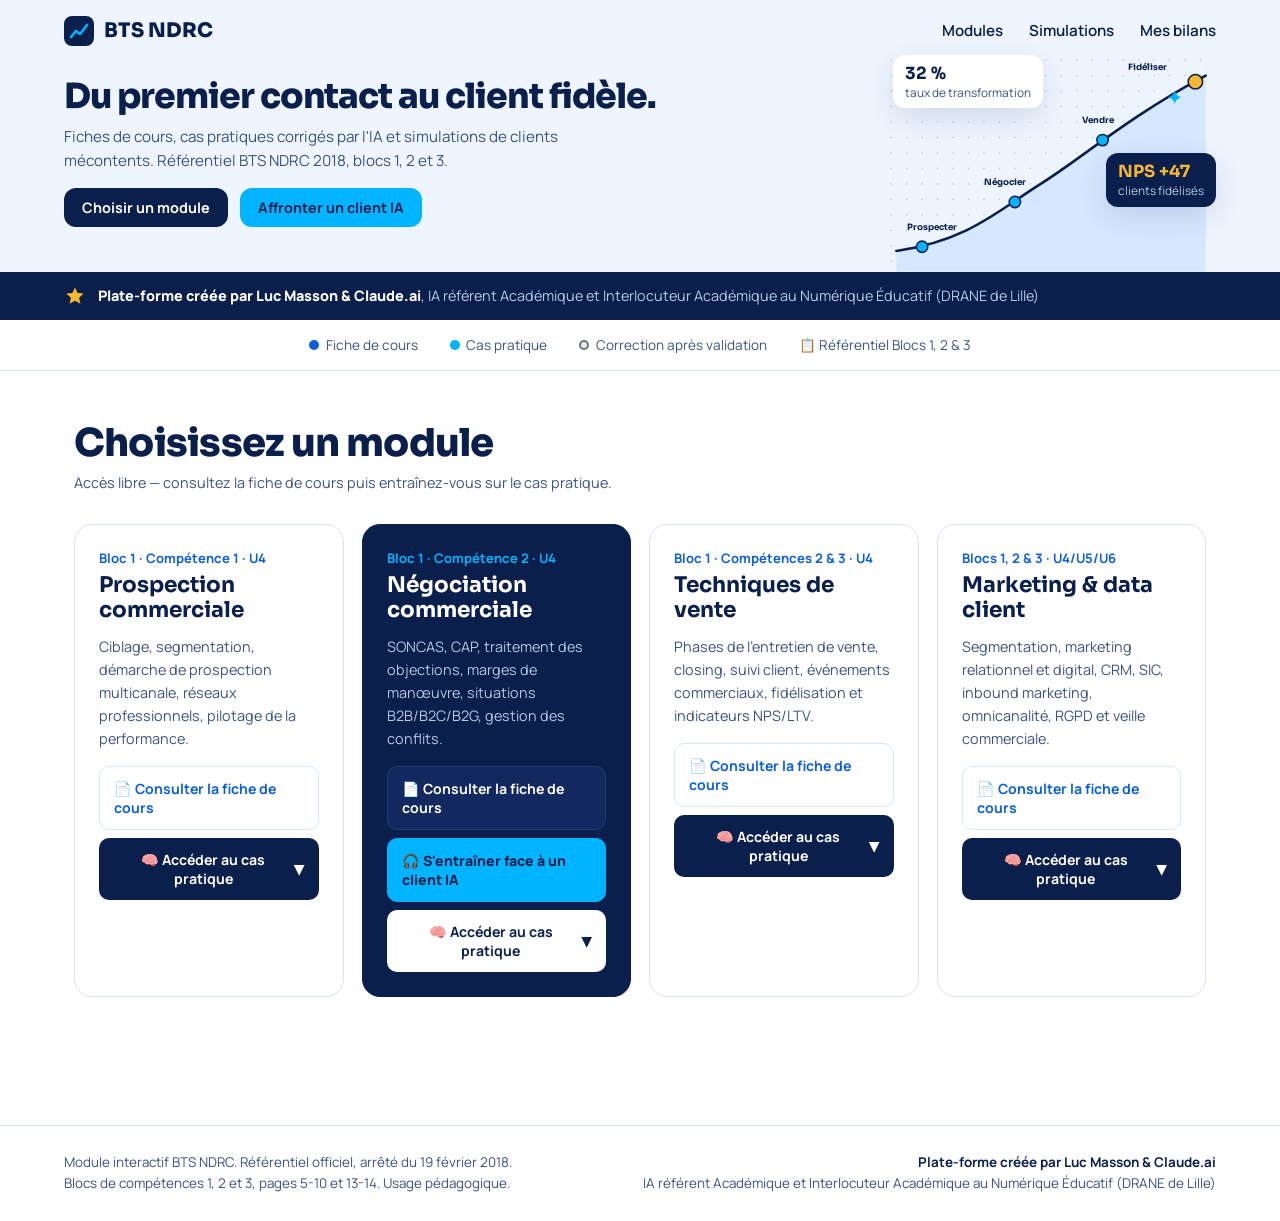
<file: index.html>
<!DOCTYPE html>
<html lang="fr">
<head>
<meta charset="UTF-8">
<meta name="viewport" content="width=device-width, initial-scale=1.0">
<title>BTS NDRC — Plateforme interactive</title>
<link href="https://fonts.googleapis.com/css2?family=Playfair+Display:wght@700;900&family=Nunito:wght@400;600;700;800&display=swap" rel="stylesheet">
<style>
:root {
  --green: #1a7a4a;
  --green-light: #2ecc71;
  --green-pale: #e8f7ef;
  --orange: #f47c20;
  --orange-light: #ffa955;
  --orange-pale: #fff3e8;
  --white: #ffffff;
  --off-white: #f8f9fa;
  --grey: #6c757d;
  --grey-light: #e9ecef;
  --dark: #1a1a2e;
  --text: #2d3748;
  --correct: #1a7a4a;
  --wrong: #c0392b;
  --partial: #f47c20;
}
* { margin: 0; padding: 0; box-sizing: border-box; }
body { font-family: 'Nunito', sans-serif; background: var(--off-white); color: var(--text); }

/* ── HEADER ── */
header {
  background: linear-gradient(135deg, var(--green) 0%, #0f5132 60%, #1a3a2a 100%);
  color: white; padding: 3rem 2rem 4rem; text-align: center; position: relative; overflow: hidden;
}
header::before {
  content: ''; position: absolute; top: -50%; left: -50%; width: 200%; height: 200%;
  background: radial-gradient(circle at 30% 70%, rgba(244,124,32,0.15) 0%, transparent 50%),
              radial-gradient(circle at 80% 20%, rgba(46,204,113,0.1) 0%, transparent 40%);
}
header::after {
  content: ''; position: absolute; bottom: -2px; left: 0; right: 0; height: 40px;
  background: var(--off-white); clip-path: ellipse(55% 100% at 50% 100%);
}
.header-badge {
  display: inline-block; background: rgba(244,124,32,0.9); color: white;
  font-size: 0.65rem; font-weight: 800; letter-spacing: 0.15em; text-transform: uppercase;
  padding: 0.35rem 1rem; border-radius: 50px; margin-bottom: 1rem;
}
header h1 {
  font-family: 'Playfair Display', serif; font-size: clamp(2rem, 5vw, 3.2rem);
  font-weight: 900; line-height: 1.15; margin-bottom: 0.75rem; position: relative;
}
header h1 span { color: var(--orange-light); }
header p { font-size: 1rem; opacity: 0.85; max-width: 600px; margin: 0 auto; line-height: 1.7; position: relative; }

/* ── NAV INTRO ── */
.intro-bar {
  background: white; border-bottom: 3px solid var(--green-light);
  padding: 1rem 2rem; display: flex; align-items: center; justify-content: center;
  gap: 2rem; flex-wrap: wrap; font-size: 0.85rem; color: var(--grey);
}
.intro-bar span { display: flex; align-items: center; gap: 0.4rem; }
.intro-bar .dot { width: 10px; height: 10px; border-radius: 50%; }
.dot-green { background: var(--green); }
.dot-orange { background: var(--orange); }
.dot-grey { background: var(--grey-light); border: 2px solid var(--grey); }

/* ── GRID MODULES ── */
main { max-width: 1100px; margin: 0 auto; padding: 3rem 1.5rem; }
.section-title {
  font-family: 'Playfair Display', serif; font-size: 1.6rem; font-weight: 700;
  color: var(--dark); margin-bottom: 0.4rem;
}
.section-sub { color: var(--grey); font-size: 0.9rem; margin-bottom: 2rem; }
.modules-grid { display: grid; grid-template-columns: repeat(auto-fit, minmax(240px, 1fr)); gap: 1.5rem; margin-bottom: 3rem; }

/* ── MODULE CARD ── */
.module-card {
  background: white; border-radius: 16px; overflow: hidden;
  box-shadow: 0 4px 20px rgba(0,0,0,0.07); transition: transform 0.25s, box-shadow 0.25s;
  cursor: pointer; border: 2px solid transparent;
}
.module-card:hover { transform: translateY(-4px); box-shadow: 0 12px 30px rgba(0,0,0,0.12); }
.module-card.active { border-color: var(--green); }
.card-top {
  padding: 1.6rem 1.4rem 1.2rem; position: relative;
  background: linear-gradient(135deg, var(--green) 0%, #0f5132 100%);
}
.card-top.orange { background: linear-gradient(135deg, var(--orange) 0%, #c0570f 100%); }
.card-top.teal { background: linear-gradient(135deg, #0891b2 0%, #065970 100%); }
.card-top.purple { background: linear-gradient(135deg, #7c3aed 0%, #4c1d95 100%); }
.card-emoji { font-size: 2.2rem; display: block; margin-bottom: 0.6rem; }
.card-top h2 { color: white; font-size: 1.1rem; font-weight: 800; }
.card-top .card-bloc { color: rgba(255,255,255,0.7); font-size: 0.65rem; letter-spacing: 0.12em; text-transform: uppercase; margin-top: 0.25rem; }
.card-body { padding: 1.2rem 1.4rem; }
.card-body p { font-size: 0.83rem; color: var(--grey); line-height: 1.6; margin-bottom: 1rem; }
.card-actions { display: flex; flex-direction: column; gap: 0.5rem; }
.btn-fiche {
  display: flex; align-items: center; gap: 0.5rem;
  background: var(--green-pale); color: var(--green); border: 1.5px solid var(--green);
  border-radius: 8px; padding: 0.55rem 0.9rem; font-family: 'Nunito', sans-serif;
  font-size: 0.8rem; font-weight: 700; cursor: pointer; text-decoration: none;
  transition: all 0.2s;
}
.btn-fiche:hover { background: var(--green); color: white; }
.btn-fiche.orange-btn { background: var(--orange-pale); color: var(--orange); border-color: var(--orange); }
.btn-fiche.orange-btn:hover { background: var(--orange); color: white; }
.btn-cas {
  display: flex; align-items: center; justify-content: space-between;
  background: var(--off-white); color: var(--text); border: 1.5px solid var(--grey-light);
  border-radius: 8px; padding: 0.55rem 0.9rem; font-family: 'Nunito', sans-serif;
  font-size: 0.8rem; font-weight: 700; cursor: pointer; transition: all 0.2s;
}
.btn-cas:hover { background: var(--grey-light); }
.btn-cas .arrow { transition: transform 0.25s; }
.btn-cas.open .arrow { transform: rotate(180deg); }
.score-badge {
  display: inline-block; background: var(--green-pale); color: var(--green);
  border-radius: 50px; padding: 0.2rem 0.6rem; font-size: 0.72rem; font-weight: 700;
}

/* ── CAS PRATIQUE PANEL ── */
.cas-panel {
  display: none; margin-top: 1.5rem;
  background: white; border-radius: 16px; padding: 2rem;
  box-shadow: 0 4px 20px rgba(0,0,0,0.08); border-top: 4px solid var(--green);
}
.cas-panel.orange-border { border-top-color: var(--orange); }
.cas-panel.teal-border { border-top-color: #0891b2; }
.cas-panel.purple-border { border-top-color: #7c3aed; }
.cas-panel.visible { display: block; animation: slideDown 0.3s ease; }
@keyframes slideDown { from { opacity: 0; transform: translateY(-10px); } to { opacity: 1; transform: translateY(0); } }

/* SCENARIO */
.scenario-box {
  background: linear-gradient(135deg, var(--green-pale), #d4edda);
  border-left: 4px solid var(--green); border-radius: 0 12px 12px 0;
  padding: 1.2rem 1.4rem; margin-bottom: 1.8rem;
}
.scenario-box.orange { background: linear-gradient(135deg, var(--orange-pale), #ffe0c7); border-left-color: var(--orange); }
.scenario-box.teal { background: linear-gradient(135deg, #e0f2fe, #bae6fd); border-left-color: #0891b2; }
.scenario-box.purple { background: linear-gradient(135deg, #ede9fe, #ddd6fe); border-left-color: #7c3aed; }
.scenario-label { font-size: 0.65rem; font-weight: 800; letter-spacing: 0.15em; text-transform: uppercase; color: var(--green); margin-bottom: 0.5rem; }
.scenario-label.orange { color: var(--orange); }
.scenario-label.teal { color: #0891b2; }
.scenario-label.purple { color: #7c3aed; }
.scenario-box p { font-size: 0.88rem; line-height: 1.75; color: var(--text); }
.scenario-box strong { color: var(--dark); }

/* QUESTION */
.question-block { margin-bottom: 2rem; padding-bottom: 1.8rem; border-bottom: 1px solid var(--grey-light); }
.question-block:last-of-type { border-bottom: none; }
.q-header { display: flex; align-items: flex-start; gap: 0.8rem; margin-bottom: 1rem; }
.q-num {
  width: 32px; height: 32px; min-width: 32px; border-radius: 50%;
  background: var(--green); color: white; display: flex; align-items: center; justify-content: center;
  font-size: 0.78rem; font-weight: 800;
}
.q-num.orange { background: var(--orange); }
.q-num.teal { background: #0891b2; }
.q-num.purple { background: #7c3aed; }
.q-type-badge {
  font-size: 0.6rem; font-weight: 700; letter-spacing: 0.1em; text-transform: uppercase;
  padding: 0.2rem 0.6rem; border-radius: 50px; margin-bottom: 0.3rem; display: inline-block;
}
.badge-multi { background: #dbeafe; color: #1d4ed8; }
.badge-open { background: #fef3c7; color: #92400e; }
.badge-msi { background: #d1fae5; color: #065f46; }
.q-text { font-size: 0.92rem; font-weight: 700; color: var(--dark); line-height: 1.5; }

/* OPTIONS QCM */
.options-list { list-style: none; display: flex; flex-direction: column; gap: 0.5rem; margin-top: 0.8rem; }
.option-item {
  display: flex; align-items: flex-start; gap: 0.7rem;
  background: var(--off-white); border: 1.5px solid var(--grey-light);
  border-radius: 10px; padding: 0.75rem 1rem; cursor: pointer;
  transition: all 0.18s; font-size: 0.87rem; line-height: 1.5;
}
.option-item:hover { border-color: var(--green); background: var(--green-pale); }
.option-item input[type="checkbox"] { margin-top: 2px; accent-color: var(--green); width: 16px; height: 16px; flex-shrink: 0; }
.option-item.selected { border-color: var(--green); background: var(--green-pale); }
.option-item.correct-answer { border-color: var(--correct); background: #d4edda; }
.option-item.wrong-answer { border-color: var(--wrong); background: #fde8e8; }

/* OPEN QUESTION */
.open-answer {
  width: 100%; min-height: 100px; padding: 1rem; border: 1.5px solid var(--grey-light);
  border-radius: 10px; font-family: 'Nunito', sans-serif; font-size: 0.88rem;
  resize: vertical; line-height: 1.6; color: var(--text); background: white;
  transition: border-color 0.2s;
}
.open-answer:focus { outline: none; border-color: var(--green); }
.corrected-answer {
  display: none; margin-top: 0.8rem; padding: 1rem 1.2rem;
  background: var(--green-pale); border: 1.5px solid var(--green);
  border-radius: 10px; font-size: 0.85rem; line-height: 1.7;
}
.corrected-label { font-size: 0.65rem; font-weight: 800; letter-spacing: 0.12em; text-transform: uppercase; color: var(--green); margin-bottom: 0.4rem; }
.self-eval { margin-top: 0.7rem; display: flex; gap: 0.6rem; }
.btn-eval {
  padding: 0.4rem 0.9rem; border-radius: 8px; border: 1.5px solid; font-family: 'Nunito', sans-serif;
  font-size: 0.78rem; font-weight: 700; cursor: pointer; transition: all 0.2s;
}
.btn-eval-yes { background: var(--green-pale); color: var(--green); border-color: var(--green); }
.btn-eval-yes:hover, .btn-eval-yes.chosen { background: var(--green); color: white; }
.btn-eval-no { background: #fde8e8; color: var(--wrong); border-color: var(--wrong); }
.btn-eval-no:hover, .btn-eval-no.chosen { background: var(--wrong); color: white; }

/* EXPLICATION */
.explication {
  display: none; margin-top: 0.6rem; padding: 0.8rem 1rem;
  background: #fffbeb; border: 1.5px solid #f59e0b; border-radius: 8px;
  font-size: 0.83rem; line-height: 1.65; color: #78350f;
}
.explication strong { color: #92400e; }

/* SUBMIT & PROGRESS */
.progress-wrap { margin-bottom: 1.5rem; }
.progress-label { font-size: 0.78rem; color: var(--grey); margin-bottom: 0.4rem; display: flex; justify-content: space-between; }
.progress-bar { height: 6px; background: var(--grey-light); border-radius: 50px; overflow: hidden; }
.progress-fill { height: 100%; background: linear-gradient(90deg, var(--green), var(--green-light)); border-radius: 50px; transition: width 0.4s ease; }
.progress-fill.orange { background: linear-gradient(90deg, var(--orange), var(--orange-light)); }

.btn-submit {
  width: 100%; padding: 0.9rem; background: linear-gradient(135deg, var(--green), #0f5132);
  color: white; border: none; border-radius: 10px; font-family: 'Nunito', sans-serif;
  font-size: 1rem; font-weight: 800; cursor: pointer; transition: all 0.25s;
  display: flex; align-items: center; justify-content: center; gap: 0.5rem;
}
.btn-submit:hover { transform: translateY(-2px); box-shadow: 0 6px 20px rgba(26,122,74,0.3); }
.btn-submit:disabled { opacity: 0.5; cursor: not-allowed; transform: none; }
.btn-submit.orange { background: linear-gradient(135deg, var(--orange), #c0570f); }
.btn-submit.orange:hover { box-shadow: 0 6px 20px rgba(244,124,32,0.3); }

/* SYNTHÈSE CORRECTION */
.synthese {
  display: none; margin-top: 2rem; padding: 1.8rem;
  background: linear-gradient(135deg, #0f5132 0%, var(--green) 100%);
  border-radius: 14px; color: white;
}
.synthese.orange { background: linear-gradient(135deg, #c0570f 0%, var(--orange) 100%); }
.synthese.teal { background: linear-gradient(135deg, #065970 0%, #0891b2 100%); }
.synthese.purple { background: linear-gradient(135deg, #4c1d95 0%, #7c3aed 100%); }
.synthese h3 { font-family: 'Playfair Display', serif; font-size: 1.35rem; margin-bottom: 0.3rem; }
.note-display {
  font-family: 'Playfair Display', serif; font-size: 3.5rem; font-weight: 900;
  line-height: 1; margin: 0.8rem 0 0.3rem;
}
.note-display span { font-size: 1.4rem; opacity: 0.75; }
.mention { font-size: 0.9rem; opacity: 0.9; font-weight: 700; margin-bottom: 1.2rem; }
.detail-corrections { margin-top: 1.2rem; }
.detail-item {
  background: rgba(255,255,255,0.1); border-radius: 10px; padding: 0.9rem 1rem;
  margin-bottom: 0.7rem; font-size: 0.84rem; line-height: 1.6;
}
.detail-item .di-header { display: flex; align-items: center; gap: 0.5rem; font-weight: 700; margin-bottom: 0.4rem; }
.icon-ok { color: #86efac; }
.icon-ko { color: #fca5a5; }
.di-expl { opacity: 0.88; font-size: 0.8rem; line-height: 1.55; }
.btn-recommencer {
  margin-top: 1.2rem; width: 100%; padding: 0.75rem;
  background: rgba(255,255,255,0.15); border: 2px solid rgba(255,255,255,0.4);
  color: white; border-radius: 10px; font-family: 'Nunito', sans-serif;
  font-size: 0.9rem; font-weight: 700; cursor: pointer; transition: all 0.2s;
}
.btn-recommencer:hover { background: rgba(255,255,255,0.25); }

/* FOOTER */
footer {
  text-align: center; padding: 2rem; font-size: 0.78rem; color: var(--grey);
  border-top: 1px solid var(--grey-light); margin-top: 2rem;
}
footer strong { color: var(--green); }
.credit-bar { text-align: center; padding: 0.9rem 1rem; background: var(--dark); color: #fff; font-size: 0.88rem; line-height: 1.5; }
.credit-bar strong { color: var(--orange-light); }
.credit-role { font-size: 0.78rem; opacity: 0.8; }
.credit-foot { margin-top: 1rem; font-size: 0.8rem; line-height: 1.6; }

@media (max-width: 640px) {
  header { padding: 2rem 1rem 3rem; }
  main { padding: 1.5rem 1rem; }
  .modules-grid { grid-template-columns: 1fr; }
}
</style>
<link rel="preconnect" href="https://fonts.googleapis.com">
<link rel="preconnect" href="https://fonts.gstatic.com" crossorigin>
<link href="https://fonts.googleapis.com/css2?family=Sora:wght@500;600;700;800&family=Manrope:wght@400;500;600;700;800&display=swap" rel="stylesheet">
<link rel="stylesheet" href="theme-ndrc.css">
</head>
<body class="page-home">

<header class="ndrc-hero">
  <nav class="ndrc-nav" aria-label="Navigation principale">
    <a class="ndrc-logo" href="index.html"><svg viewBox="0 0 30 30" aria-hidden="true"><rect width="30" height="30" rx="8" fill="#0B1F4D"></rect><path d="M7 21l5-6 4 3 7-9" fill="none" stroke="#00B4FF" stroke-width="2.6" stroke-linecap="round" stroke-linejoin="round"></path></svg>BTS NDRC</a>
    <div class="ndrc-nav-links">
      <a href="#modules">Modules</a>
      <a href="simulations/index.html">Simulations</a>
      <a href="simulations/index.html#mes-bilans">Mes bilans</a>
    </div>
  </nav>
  <div class="ndrc-hero-grid">
    <div class="ndrc-hero-text">
      <h1>Du premier contact au client fidèle.</h1>
      <p class="ndrc-lead">Fiches de cours, cas pratiques corrigés par l'IA et simulations de clients mécontents. Référentiel BTS NDRC 2018, blocs 1, 2 et 3.</p>
      <div class="ndrc-ctas">
        <a class="ndrc-btn ndrc-btn--marine" href="#modules">Choisir un module</a>
        <a class="ndrc-btn ndrc-btn--cyan" href="simulations/index.html">Affronter un client IA</a>
      </div>
    </div>
    <div class="ndrc-visual">
      <svg class="ndrc-curve" viewBox="0 0 640 420" role="img" aria-label="Le cycle commercial, de la prospection à la fidélisation">
        <g opacity="0.18"><circle cx="10" cy="10" r="1.6" fill="#0B1F4D"></circle><circle cx="10" cy="40" r="1.6" fill="#0B1F4D"></circle><circle cx="10" cy="70" r="1.6" fill="#0B1F4D"></circle><circle cx="10" cy="100" r="1.6" fill="#0B1F4D"></circle><circle cx="10" cy="130" r="1.6" fill="#0B1F4D"></circle><circle cx="10" cy="160" r="1.6" fill="#0B1F4D"></circle><circle cx="10" cy="190" r="1.6" fill="#0B1F4D"></circle><circle cx="10" cy="220" r="1.6" fill="#0B1F4D"></circle><circle cx="10" cy="250" r="1.6" fill="#0B1F4D"></circle><circle cx="10" cy="280" r="1.6" fill="#0B1F4D"></circle><circle cx="10" cy="310" r="1.6" fill="#0B1F4D"></circle><circle cx="10" cy="340" r="1.6" fill="#0B1F4D"></circle><circle cx="10" cy="370" r="1.6" fill="#0B1F4D"></circle><circle cx="10" cy="400" r="1.6" fill="#0B1F4D"></circle><circle cx="40" cy="10" r="1.6" fill="#0B1F4D"></circle><circle cx="40" cy="40" r="1.6" fill="#0B1F4D"></circle><circle cx="40" cy="70" r="1.6" fill="#0B1F4D"></circle><circle cx="40" cy="100" r="1.6" fill="#0B1F4D"></circle><circle cx="40" cy="130" r="1.6" fill="#0B1F4D"></circle><circle cx="40" cy="160" r="1.6" fill="#0B1F4D"></circle><circle cx="40" cy="190" r="1.6" fill="#0B1F4D"></circle><circle cx="40" cy="220" r="1.6" fill="#0B1F4D"></circle><circle cx="40" cy="250" r="1.6" fill="#0B1F4D"></circle><circle cx="40" cy="280" r="1.6" fill="#0B1F4D"></circle><circle cx="40" cy="310" r="1.6" fill="#0B1F4D"></circle><circle cx="40" cy="340" r="1.6" fill="#0B1F4D"></circle><circle cx="40" cy="370" r="1.6" fill="#0B1F4D"></circle><circle cx="40" cy="400" r="1.6" fill="#0B1F4D"></circle><circle cx="70" cy="10" r="1.6" fill="#0B1F4D"></circle><circle cx="70" cy="40" r="1.6" fill="#0B1F4D"></circle><circle cx="70" cy="70" r="1.6" fill="#0B1F4D"></circle><circle cx="70" cy="100" r="1.6" fill="#0B1F4D"></circle><circle cx="70" cy="130" r="1.6" fill="#0B1F4D"></circle><circle cx="70" cy="160" r="1.6" fill="#0B1F4D"></circle><circle cx="70" cy="190" r="1.6" fill="#0B1F4D"></circle><circle cx="70" cy="220" r="1.6" fill="#0B1F4D"></circle><circle cx="70" cy="250" r="1.6" fill="#0B1F4D"></circle><circle cx="70" cy="280" r="1.6" fill="#0B1F4D"></circle><circle cx="70" cy="310" r="1.6" fill="#0B1F4D"></circle><circle cx="70" cy="340" r="1.6" fill="#0B1F4D"></circle><circle cx="70" cy="370" r="1.6" fill="#0B1F4D"></circle><circle cx="70" cy="400" r="1.6" fill="#0B1F4D"></circle><circle cx="100" cy="10" r="1.6" fill="#0B1F4D"></circle><circle cx="100" cy="40" r="1.6" fill="#0B1F4D"></circle><circle cx="100" cy="70" r="1.6" fill="#0B1F4D"></circle><circle cx="100" cy="100" r="1.6" fill="#0B1F4D"></circle><circle cx="100" cy="130" r="1.6" fill="#0B1F4D"></circle><circle cx="100" cy="160" r="1.6" fill="#0B1F4D"></circle><circle cx="100" cy="190" r="1.6" fill="#0B1F4D"></circle><circle cx="100" cy="220" r="1.6" fill="#0B1F4D"></circle><circle cx="100" cy="250" r="1.6" fill="#0B1F4D"></circle><circle cx="100" cy="280" r="1.6" fill="#0B1F4D"></circle><circle cx="100" cy="310" r="1.6" fill="#0B1F4D"></circle><circle cx="100" cy="340" r="1.6" fill="#0B1F4D"></circle><circle cx="100" cy="370" r="1.6" fill="#0B1F4D"></circle><circle cx="100" cy="400" r="1.6" fill="#0B1F4D"></circle><circle cx="130" cy="10" r="1.6" fill="#0B1F4D"></circle><circle cx="130" cy="40" r="1.6" fill="#0B1F4D"></circle><circle cx="130" cy="70" r="1.6" fill="#0B1F4D"></circle><circle cx="130" cy="100" r="1.6" fill="#0B1F4D"></circle><circle cx="130" cy="130" r="1.6" fill="#0B1F4D"></circle><circle cx="130" cy="160" r="1.6" fill="#0B1F4D"></circle><circle cx="130" cy="190" r="1.6" fill="#0B1F4D"></circle><circle cx="130" cy="220" r="1.6" fill="#0B1F4D"></circle><circle cx="130" cy="250" r="1.6" fill="#0B1F4D"></circle><circle cx="130" cy="280" r="1.6" fill="#0B1F4D"></circle><circle cx="130" cy="310" r="1.6" fill="#0B1F4D"></circle><circle cx="130" cy="340" r="1.6" fill="#0B1F4D"></circle><circle cx="130" cy="370" r="1.6" fill="#0B1F4D"></circle><circle cx="130" cy="400" r="1.6" fill="#0B1F4D"></circle><circle cx="160" cy="10" r="1.6" fill="#0B1F4D"></circle><circle cx="160" cy="40" r="1.6" fill="#0B1F4D"></circle><circle cx="160" cy="70" r="1.6" fill="#0B1F4D"></circle><circle cx="160" cy="100" r="1.6" fill="#0B1F4D"></circle><circle cx="160" cy="130" r="1.6" fill="#0B1F4D"></circle><circle cx="160" cy="160" r="1.6" fill="#0B1F4D"></circle><circle cx="160" cy="190" r="1.6" fill="#0B1F4D"></circle><circle cx="160" cy="220" r="1.6" fill="#0B1F4D"></circle><circle cx="160" cy="250" r="1.6" fill="#0B1F4D"></circle><circle cx="160" cy="280" r="1.6" fill="#0B1F4D"></circle><circle cx="160" cy="310" r="1.6" fill="#0B1F4D"></circle><circle cx="160" cy="340" r="1.6" fill="#0B1F4D"></circle><circle cx="160" cy="370" r="1.6" fill="#0B1F4D"></circle><circle cx="160" cy="400" r="1.6" fill="#0B1F4D"></circle><circle cx="190" cy="10" r="1.6" fill="#0B1F4D"></circle><circle cx="190" cy="40" r="1.6" fill="#0B1F4D"></circle><circle cx="190" cy="70" r="1.6" fill="#0B1F4D"></circle><circle cx="190" cy="100" r="1.6" fill="#0B1F4D"></circle><circle cx="190" cy="130" r="1.6" fill="#0B1F4D"></circle><circle cx="190" cy="160" r="1.6" fill="#0B1F4D"></circle><circle cx="190" cy="190" r="1.6" fill="#0B1F4D"></circle><circle cx="190" cy="220" r="1.6" fill="#0B1F4D"></circle><circle cx="190" cy="250" r="1.6" fill="#0B1F4D"></circle><circle cx="190" cy="280" r="1.6" fill="#0B1F4D"></circle><circle cx="190" cy="310" r="1.6" fill="#0B1F4D"></circle><circle cx="190" cy="340" r="1.6" fill="#0B1F4D"></circle><circle cx="190" cy="370" r="1.6" fill="#0B1F4D"></circle><circle cx="190" cy="400" r="1.6" fill="#0B1F4D"></circle><circle cx="220" cy="10" r="1.6" fill="#0B1F4D"></circle><circle cx="220" cy="40" r="1.6" fill="#0B1F4D"></circle><circle cx="220" cy="70" r="1.6" fill="#0B1F4D"></circle><circle cx="220" cy="100" r="1.6" fill="#0B1F4D"></circle><circle cx="220" cy="130" r="1.6" fill="#0B1F4D"></circle><circle cx="220" cy="160" r="1.6" fill="#0B1F4D"></circle><circle cx="220" cy="190" r="1.6" fill="#0B1F4D"></circle><circle cx="220" cy="220" r="1.6" fill="#0B1F4D"></circle><circle cx="220" cy="250" r="1.6" fill="#0B1F4D"></circle><circle cx="220" cy="280" r="1.6" fill="#0B1F4D"></circle><circle cx="220" cy="310" r="1.6" fill="#0B1F4D"></circle><circle cx="220" cy="340" r="1.6" fill="#0B1F4D"></circle><circle cx="220" cy="370" r="1.6" fill="#0B1F4D"></circle><circle cx="220" cy="400" r="1.6" fill="#0B1F4D"></circle><circle cx="250" cy="10" r="1.6" fill="#0B1F4D"></circle><circle cx="250" cy="40" r="1.6" fill="#0B1F4D"></circle><circle cx="250" cy="70" r="1.6" fill="#0B1F4D"></circle><circle cx="250" cy="100" r="1.6" fill="#0B1F4D"></circle><circle cx="250" cy="130" r="1.6" fill="#0B1F4D"></circle><circle cx="250" cy="160" r="1.6" fill="#0B1F4D"></circle><circle cx="250" cy="190" r="1.6" fill="#0B1F4D"></circle><circle cx="250" cy="220" r="1.6" fill="#0B1F4D"></circle><circle cx="250" cy="250" r="1.6" fill="#0B1F4D"></circle><circle cx="250" cy="280" r="1.6" fill="#0B1F4D"></circle><circle cx="250" cy="310" r="1.6" fill="#0B1F4D"></circle><circle cx="250" cy="340" r="1.6" fill="#0B1F4D"></circle><circle cx="250" cy="370" r="1.6" fill="#0B1F4D"></circle><circle cx="250" cy="400" r="1.6" fill="#0B1F4D"></circle><circle cx="280" cy="10" r="1.6" fill="#0B1F4D"></circle><circle cx="280" cy="40" r="1.6" fill="#0B1F4D"></circle><circle cx="280" cy="70" r="1.6" fill="#0B1F4D"></circle><circle cx="280" cy="100" r="1.6" fill="#0B1F4D"></circle><circle cx="280" cy="130" r="1.6" fill="#0B1F4D"></circle><circle cx="280" cy="160" r="1.6" fill="#0B1F4D"></circle><circle cx="280" cy="190" r="1.6" fill="#0B1F4D"></circle><circle cx="280" cy="220" r="1.6" fill="#0B1F4D"></circle><circle cx="280" cy="250" r="1.6" fill="#0B1F4D"></circle><circle cx="280" cy="280" r="1.6" fill="#0B1F4D"></circle><circle cx="280" cy="310" r="1.6" fill="#0B1F4D"></circle><circle cx="280" cy="340" r="1.6" fill="#0B1F4D"></circle><circle cx="280" cy="370" r="1.6" fill="#0B1F4D"></circle><circle cx="280" cy="400" r="1.6" fill="#0B1F4D"></circle><circle cx="310" cy="10" r="1.6" fill="#0B1F4D"></circle><circle cx="310" cy="40" r="1.6" fill="#0B1F4D"></circle><circle cx="310" cy="70" r="1.6" fill="#0B1F4D"></circle><circle cx="310" cy="100" r="1.6" fill="#0B1F4D"></circle><circle cx="310" cy="130" r="1.6" fill="#0B1F4D"></circle><circle cx="310" cy="160" r="1.6" fill="#0B1F4D"></circle><circle cx="310" cy="190" r="1.6" fill="#0B1F4D"></circle><circle cx="310" cy="220" r="1.6" fill="#0B1F4D"></circle><circle cx="310" cy="250" r="1.6" fill="#0B1F4D"></circle><circle cx="310" cy="280" r="1.6" fill="#0B1F4D"></circle><circle cx="310" cy="310" r="1.6" fill="#0B1F4D"></circle><circle cx="310" cy="340" r="1.6" fill="#0B1F4D"></circle><circle cx="310" cy="370" r="1.6" fill="#0B1F4D"></circle><circle cx="310" cy="400" r="1.6" fill="#0B1F4D"></circle><circle cx="340" cy="10" r="1.6" fill="#0B1F4D"></circle><circle cx="340" cy="40" r="1.6" fill="#0B1F4D"></circle><circle cx="340" cy="70" r="1.6" fill="#0B1F4D"></circle><circle cx="340" cy="100" r="1.6" fill="#0B1F4D"></circle><circle cx="340" cy="130" r="1.6" fill="#0B1F4D"></circle><circle cx="340" cy="160" r="1.6" fill="#0B1F4D"></circle><circle cx="340" cy="190" r="1.6" fill="#0B1F4D"></circle><circle cx="340" cy="220" r="1.6" fill="#0B1F4D"></circle><circle cx="340" cy="250" r="1.6" fill="#0B1F4D"></circle><circle cx="340" cy="280" r="1.6" fill="#0B1F4D"></circle><circle cx="340" cy="310" r="1.6" fill="#0B1F4D"></circle><circle cx="340" cy="340" r="1.6" fill="#0B1F4D"></circle><circle cx="340" cy="370" r="1.6" fill="#0B1F4D"></circle><circle cx="340" cy="400" r="1.6" fill="#0B1F4D"></circle><circle cx="370" cy="10" r="1.6" fill="#0B1F4D"></circle><circle cx="370" cy="40" r="1.6" fill="#0B1F4D"></circle><circle cx="370" cy="70" r="1.6" fill="#0B1F4D"></circle><circle cx="370" cy="100" r="1.6" fill="#0B1F4D"></circle><circle cx="370" cy="130" r="1.6" fill="#0B1F4D"></circle><circle cx="370" cy="160" r="1.6" fill="#0B1F4D"></circle><circle cx="370" cy="190" r="1.6" fill="#0B1F4D"></circle><circle cx="370" cy="220" r="1.6" fill="#0B1F4D"></circle><circle cx="370" cy="250" r="1.6" fill="#0B1F4D"></circle><circle cx="370" cy="280" r="1.6" fill="#0B1F4D"></circle><circle cx="370" cy="310" r="1.6" fill="#0B1F4D"></circle><circle cx="370" cy="340" r="1.6" fill="#0B1F4D"></circle><circle cx="370" cy="370" r="1.6" fill="#0B1F4D"></circle><circle cx="370" cy="400" r="1.6" fill="#0B1F4D"></circle><circle cx="400" cy="10" r="1.6" fill="#0B1F4D"></circle><circle cx="400" cy="40" r="1.6" fill="#0B1F4D"></circle><circle cx="400" cy="70" r="1.6" fill="#0B1F4D"></circle><circle cx="400" cy="100" r="1.6" fill="#0B1F4D"></circle><circle cx="400" cy="130" r="1.6" fill="#0B1F4D"></circle><circle cx="400" cy="160" r="1.6" fill="#0B1F4D"></circle><circle cx="400" cy="190" r="1.6" fill="#0B1F4D"></circle><circle cx="400" cy="220" r="1.6" fill="#0B1F4D"></circle><circle cx="400" cy="250" r="1.6" fill="#0B1F4D"></circle><circle cx="400" cy="280" r="1.6" fill="#0B1F4D"></circle><circle cx="400" cy="310" r="1.6" fill="#0B1F4D"></circle><circle cx="400" cy="340" r="1.6" fill="#0B1F4D"></circle><circle cx="400" cy="370" r="1.6" fill="#0B1F4D"></circle><circle cx="400" cy="400" r="1.6" fill="#0B1F4D"></circle><circle cx="430" cy="10" r="1.6" fill="#0B1F4D"></circle><circle cx="430" cy="40" r="1.6" fill="#0B1F4D"></circle><circle cx="430" cy="70" r="1.6" fill="#0B1F4D"></circle><circle cx="430" cy="100" r="1.6" fill="#0B1F4D"></circle><circle cx="430" cy="130" r="1.6" fill="#0B1F4D"></circle><circle cx="430" cy="160" r="1.6" fill="#0B1F4D"></circle><circle cx="430" cy="190" r="1.6" fill="#0B1F4D"></circle><circle cx="430" cy="220" r="1.6" fill="#0B1F4D"></circle><circle cx="430" cy="250" r="1.6" fill="#0B1F4D"></circle><circle cx="430" cy="280" r="1.6" fill="#0B1F4D"></circle><circle cx="430" cy="310" r="1.6" fill="#0B1F4D"></circle><circle cx="430" cy="340" r="1.6" fill="#0B1F4D"></circle><circle cx="430" cy="370" r="1.6" fill="#0B1F4D"></circle><circle cx="430" cy="400" r="1.6" fill="#0B1F4D"></circle><circle cx="460" cy="10" r="1.6" fill="#0B1F4D"></circle><circle cx="460" cy="40" r="1.6" fill="#0B1F4D"></circle><circle cx="460" cy="70" r="1.6" fill="#0B1F4D"></circle><circle cx="460" cy="100" r="1.6" fill="#0B1F4D"></circle><circle cx="460" cy="130" r="1.6" fill="#0B1F4D"></circle><circle cx="460" cy="160" r="1.6" fill="#0B1F4D"></circle><circle cx="460" cy="190" r="1.6" fill="#0B1F4D"></circle><circle cx="460" cy="220" r="1.6" fill="#0B1F4D"></circle><circle cx="460" cy="250" r="1.6" fill="#0B1F4D"></circle><circle cx="460" cy="280" r="1.6" fill="#0B1F4D"></circle><circle cx="460" cy="310" r="1.6" fill="#0B1F4D"></circle><circle cx="460" cy="340" r="1.6" fill="#0B1F4D"></circle><circle cx="460" cy="370" r="1.6" fill="#0B1F4D"></circle><circle cx="460" cy="400" r="1.6" fill="#0B1F4D"></circle><circle cx="490" cy="10" r="1.6" fill="#0B1F4D"></circle><circle cx="490" cy="40" r="1.6" fill="#0B1F4D"></circle><circle cx="490" cy="70" r="1.6" fill="#0B1F4D"></circle><circle cx="490" cy="100" r="1.6" fill="#0B1F4D"></circle><circle cx="490" cy="130" r="1.6" fill="#0B1F4D"></circle><circle cx="490" cy="160" r="1.6" fill="#0B1F4D"></circle><circle cx="490" cy="190" r="1.6" fill="#0B1F4D"></circle><circle cx="490" cy="220" r="1.6" fill="#0B1F4D"></circle><circle cx="490" cy="250" r="1.6" fill="#0B1F4D"></circle><circle cx="490" cy="280" r="1.6" fill="#0B1F4D"></circle><circle cx="490" cy="310" r="1.6" fill="#0B1F4D"></circle><circle cx="490" cy="340" r="1.6" fill="#0B1F4D"></circle><circle cx="490" cy="370" r="1.6" fill="#0B1F4D"></circle><circle cx="490" cy="400" r="1.6" fill="#0B1F4D"></circle><circle cx="520" cy="10" r="1.6" fill="#0B1F4D"></circle><circle cx="520" cy="40" r="1.6" fill="#0B1F4D"></circle><circle cx="520" cy="70" r="1.6" fill="#0B1F4D"></circle><circle cx="520" cy="100" r="1.6" fill="#0B1F4D"></circle><circle cx="520" cy="130" r="1.6" fill="#0B1F4D"></circle><circle cx="520" cy="160" r="1.6" fill="#0B1F4D"></circle><circle cx="520" cy="190" r="1.6" fill="#0B1F4D"></circle><circle cx="520" cy="220" r="1.6" fill="#0B1F4D"></circle><circle cx="520" cy="250" r="1.6" fill="#0B1F4D"></circle><circle cx="520" cy="280" r="1.6" fill="#0B1F4D"></circle><circle cx="520" cy="310" r="1.6" fill="#0B1F4D"></circle><circle cx="520" cy="340" r="1.6" fill="#0B1F4D"></circle><circle cx="520" cy="370" r="1.6" fill="#0B1F4D"></circle><circle cx="520" cy="400" r="1.6" fill="#0B1F4D"></circle><circle cx="550" cy="10" r="1.6" fill="#0B1F4D"></circle><circle cx="550" cy="40" r="1.6" fill="#0B1F4D"></circle><circle cx="550" cy="70" r="1.6" fill="#0B1F4D"></circle><circle cx="550" cy="100" r="1.6" fill="#0B1F4D"></circle><circle cx="550" cy="130" r="1.6" fill="#0B1F4D"></circle><circle cx="550" cy="160" r="1.6" fill="#0B1F4D"></circle><circle cx="550" cy="190" r="1.6" fill="#0B1F4D"></circle><circle cx="550" cy="220" r="1.6" fill="#0B1F4D"></circle><circle cx="550" cy="250" r="1.6" fill="#0B1F4D"></circle><circle cx="550" cy="280" r="1.6" fill="#0B1F4D"></circle><circle cx="550" cy="310" r="1.6" fill="#0B1F4D"></circle><circle cx="550" cy="340" r="1.6" fill="#0B1F4D"></circle><circle cx="550" cy="370" r="1.6" fill="#0B1F4D"></circle><circle cx="550" cy="400" r="1.6" fill="#0B1F4D"></circle><circle cx="580" cy="10" r="1.6" fill="#0B1F4D"></circle><circle cx="580" cy="40" r="1.6" fill="#0B1F4D"></circle><circle cx="580" cy="70" r="1.6" fill="#0B1F4D"></circle><circle cx="580" cy="100" r="1.6" fill="#0B1F4D"></circle><circle cx="580" cy="130" r="1.6" fill="#0B1F4D"></circle><circle cx="580" cy="160" r="1.6" fill="#0B1F4D"></circle><circle cx="580" cy="190" r="1.6" fill="#0B1F4D"></circle><circle cx="580" cy="220" r="1.6" fill="#0B1F4D"></circle><circle cx="580" cy="250" r="1.6" fill="#0B1F4D"></circle><circle cx="580" cy="280" r="1.6" fill="#0B1F4D"></circle><circle cx="580" cy="310" r="1.6" fill="#0B1F4D"></circle><circle cx="580" cy="340" r="1.6" fill="#0B1F4D"></circle><circle cx="580" cy="370" r="1.6" fill="#0B1F4D"></circle><circle cx="580" cy="400" r="1.6" fill="#0B1F4D"></circle><circle cx="610" cy="10" r="1.6" fill="#0B1F4D"></circle><circle cx="610" cy="40" r="1.6" fill="#0B1F4D"></circle><circle cx="610" cy="70" r="1.6" fill="#0B1F4D"></circle><circle cx="610" cy="100" r="1.6" fill="#0B1F4D"></circle><circle cx="610" cy="130" r="1.6" fill="#0B1F4D"></circle><circle cx="610" cy="160" r="1.6" fill="#0B1F4D"></circle><circle cx="610" cy="190" r="1.6" fill="#0B1F4D"></circle><circle cx="610" cy="220" r="1.6" fill="#0B1F4D"></circle><circle cx="610" cy="250" r="1.6" fill="#0B1F4D"></circle><circle cx="610" cy="280" r="1.6" fill="#0B1F4D"></circle><circle cx="610" cy="310" r="1.6" fill="#0B1F4D"></circle><circle cx="610" cy="340" r="1.6" fill="#0B1F4D"></circle><circle cx="610" cy="370" r="1.6" fill="#0B1F4D"></circle><circle cx="610" cy="400" r="1.6" fill="#0B1F4D"></circle></g>
        <path d="M20 380 C 160 360, 220 300, 300 250 S 470 120, 620 40 L 620 420 L 20 420 Z" fill="#D6E8FF"></path>
        <path class="curve" d="M20 380 C 160 360, 220 300, 300 250 S 470 120, 620 40" fill="none" stroke="#0B1F4D" stroke-width="5" stroke-linecap="round"></path>
        <circle class="step" cx="70" cy="372" r="11" fill="#00B4FF" stroke="#0B1F4D" stroke-width="3"></circle>
        <circle class="step" cx="250" cy="285" r="11" fill="#00B4FF" stroke="#0B1F4D" stroke-width="3" style="animation-delay:.5s"></circle>
        <circle class="step" cx="420" cy="165" r="11" fill="#00B4FF" stroke="#0B1F4D" stroke-width="3" style="animation-delay:1s"></circle>
        <circle class="step" cx="600" cy="52" r="14" fill="#F7B731" stroke="#0B1F4D" stroke-width="3" style="animation-delay:1.5s"></circle>
        <path class="spark" d="M12 1.5c.8 5.6 4.9 9.7 10.5 10.5-5.6.8-9.7 4.9-10.5 10.5C11.2 16.9 7.1 12.8 1.5 12 7.1 11.2 11.2 7.1 12 1.5z" transform="translate(548 70) scale(1.3)" fill="#00B4FF"></path>
        <text x="40" y="340" font-family="Sora, sans-serif" font-weight="700" font-size="17" fill="#0B1F4D">Prospecter</text>
        <text x="190" y="252" font-family="Sora, sans-serif" font-weight="700" font-size="17" fill="#0B1F4D">Négocier</text>
        <text x="380" y="132" font-family="Sora, sans-serif" font-weight="700" font-size="17" fill="#0B1F4D">Vendre</text>
        <text x="470" y="30" font-family="Sora, sans-serif" font-weight="700" font-size="17" fill="#0B1F4D">Fidéliser</text>
      </svg>
      <div class="ndrc-kpi ndrc-kpi--a" aria-hidden="true"><b>32 %</b>taux de transformation</div>
      <div class="ndrc-kpi ndrc-kpi--b" aria-hidden="true"><b>NPS +47</b>clients fidélisés</div>
    </div>
  </div>
</header>
<div class="ndrc-credit"><svg viewBox="0 0 24 24" aria-hidden="true"><path d="M12 2.6l2.8 6.1 6.6.7-4.9 4.5 1.4 6.5L12 17.1l-5.9 3.3 1.4-6.5L2.6 9.4l6.6-.7z"></path></svg><p><strong>Plate-forme créée par Luc Masson &amp; Claude.ai</strong><span>, IA référent Académique et Interlocuteur Académique au Numérique Éducatif (DRANE de Lille)</span></p></div>

<div class="intro-bar">
  <span><span class="dot dot-green"></span> Fiche de cours</span>
  <span><span class="dot dot-orange"></span> Cas pratique</span>
  <span><span class="dot dot-grey"></span> Correction après validation</span>
  <span>📋 Référentiel Blocs 1, 2 &amp; 3</span>
</div>

<main>
  <h2 class="section-title" id="modules">Choisissez un module</h2>
  <p class="section-sub">Accès libre — consultez la fiche de cours puis entraînez-vous sur le cas pratique.</p>

  <div class="modules-grid">

    <!-- Module 1 : Prospection -->
    <div class="module-card" id="card-prospection">
      <div class="card-top">
        <span class="card-emoji">🎯</span>
        <h2>Prospection commerciale</h2>
        <div class="card-bloc">Bloc 1 · Compétence 1 · U4</div>
      </div>
      <div class="card-body">
        <p>Ciblage, segmentation, démarche de prospection multicanale, réseaux professionnels, pilotage de la performance.</p>
        <div class="card-actions">
          <a href="fiche-prospection.html" target="_blank" class="btn-fiche">📄 Consulter la fiche de cours</a>
          <button class="btn-cas" onclick="toggleCas('prospection', this)">
            🧠 Accéder au cas pratique <span class="arrow">▼</span>
          </button>
        </div>
      </div>
    </div>

    <!-- Module 2 : Négociation -->
    <div class="module-card" id="card-negociation">
      <div class="card-top orange">
        <span class="card-emoji">🤝</span>
        <h2>Négociation commerciale</h2>
        <div class="card-bloc">Bloc 1 · Compétence 2 · U4</div>
      </div>
      <div class="card-body">
        <p>SONCAS, CAP, traitement des objections, marges de manœuvre, situations B2B/B2C/B2G, gestion des conflits.</p>
        <div class="card-actions">
          <a href="fiche-negociation.html" target="_blank" class="btn-fiche orange-btn">📄 Consulter la fiche de cours</a>
          <a href="simulations/index.html" class="btn-fiche orange-btn">🎧 S'entraîner face à un client IA</a>
          <button class="btn-cas" onclick="toggleCas('negociation', this)">
            🧠 Accéder au cas pratique <span class="arrow">▼</span>
          </button>
        </div>
      </div>
    </div>

    <!-- Module 3 : Vente -->
    <div class="module-card" id="card-vente">
      <div class="card-top teal">
        <span class="card-emoji">💼</span>
        <h2>Techniques de vente</h2>
        <div class="card-bloc">Bloc 1 · Compétences 2 &amp; 3 · U4</div>
      </div>
      <div class="card-body">
        <p>Phases de l'entretien de vente, closing, suivi client, événements commerciaux, fidélisation et indicateurs NPS/LTV.</p>
        <div class="card-actions">
          <a href="fiche-vente.html" target="_blank" class="btn-fiche">📄 Consulter la fiche de cours</a>
          <button class="btn-cas" onclick="toggleCas('vente', this)">
            🧠 Accéder au cas pratique <span class="arrow">▼</span>
          </button>
        </div>
      </div>
    </div>

    <!-- Module 4 : Marketing -->
    <div class="module-card" id="card-marketing">
      <div class="card-top purple">
        <span class="card-emoji">📊</span>
        <h2>Marketing &amp; data client</h2>
        <div class="card-bloc">Blocs 1, 2 &amp; 3 · U4/U5/U6</div>
      </div>
      <div class="card-body">
        <p>Segmentation, marketing relationnel et digital, CRM, SIC, inbound marketing, omnicanalité, RGPD et veille commerciale.</p>
        <div class="card-actions">
          <a href="fiche-marketing.html" target="_blank" class="btn-fiche">📄 Consulter la fiche de cours</a>
          <button class="btn-cas" onclick="toggleCas('marketing', this)">
            🧠 Accéder au cas pratique <span class="arrow">▼</span>
          </button>
        </div>
      </div>
    </div>

  </div><!-- /modules-grid -->

  <!-- ═══════════════════════════════════════
       CAS PRATIQUE — PROSPECTION
  ═══════════════════════════════════════ -->
  <div class="cas-panel" id="cas-prospection">
    <h3 style="font-family:'Playfair Display',serif;font-size:1.3rem;color:var(--dark);margin-bottom:0.3rem;">🎯 Cas pratique — Prospection commerciale</h3>
    <p style="font-size:0.82rem;color:var(--grey);margin-bottom:1.5rem;">Répondez à toutes les questions, puis cliquez sur « Voir ma correction » pour obtenir votre note et la correction détaillée du formateur IA.</p>

    <div class="progress-wrap">
      <div class="progress-label"><span>Progression</span><span id="prog-p">0 / 6</span></div>
      <div class="progress-bar"><div class="progress-fill" id="bar-p" style="width:0%"></div></div>
    </div>

    <div class="scenario-box">
      <div class="scenario-label">📍 Mise en situation</div>
      <p>Vous êtes commercial(e) chez <strong>TechPro Solutions</strong>, une PME spécialisée dans les logiciels de gestion pour artisans et PME du BTP. Vous prenez en charge un territoire comportant <strong>450 entreprises ciblées</strong> dont 180 sont déjà clientes. Votre objectif : développer le portefeuille de 30 % en 12 mois. Vous disposez d'un budget prospection de <strong>4 000 €</strong> et d'un CRM renseigné à 60 %.</p>
    </div>

    <!-- Q1 -->
    <div class="question-block" id="qb-p1">
      <div class="q-header">
        <div class="q-num">1</div>
        <div>
          <span class="q-type-badge badge-multi">QCM — plusieurs réponses possibles</span>
          <div class="q-text">Parmi les étapes suivantes, lesquelles font partie d'une démarche de prospection structurée conforme au référentiel NDRC ? <em>(Plusieurs réponses possibles)</em></div>
        </div>
      </div>
      <ul class="options-list" id="opts-p1">
        <li class="option-item" onclick="toggleOpt(this)"><input type="checkbox" disabled> Constituer et qualifier un fichier de prospects avant de contacter</li>
        <li class="option-item" onclick="toggleOpt(this)"><input type="checkbox" disabled> Contacter directement tous les prospects sans préparation pour gagner du temps</li>
        <li class="option-item" onclick="toggleOpt(this)"><input type="checkbox" disabled> Définir des objectifs de prospection chiffrés et mesurables</li>
        <li class="option-item" onclick="toggleOpt(this)"><input type="checkbox" disabled> Choisir les canaux adaptés à chaque segment de cible</li>
        <li class="option-item" onclick="toggleOpt(this)"><input type="checkbox" disabled> Assurer un suivi des actions via le CRM et calculer le taux de transformation</li>
      </ul>
    </div>

    <!-- Q2 -->
    <div class="question-block" id="qb-p2">
      <div class="q-header">
        <div class="q-num">2</div>
        <div>
          <span class="q-type-badge badge-multi">QCM — plusieurs réponses possibles</span>
          <div class="q-text">Pour prospecter 270 entreprises BTP non clientes avec un budget de 4 000 €, quelles méthodes sont les plus adaptées et rentables ? <em>(Plusieurs réponses possibles)</em></div>
        </div>
      </div>
      <ul class="options-list" id="opts-p2">
        <li class="option-item" onclick="toggleOpt(this)"><input type="checkbox" disabled> Emailing personnalisé sur une liste qualifiée (coût : ~200 €)</li>
        <li class="option-item" onclick="toggleOpt(this)"><input type="checkbox" disabled> Campagne TV nationale (coût : 50 000 €+)</li>
        <li class="option-item" onclick="toggleOpt(this)"><input type="checkbox" disabled> Social selling sur LinkedIn avec ciblage sectoriel BTP</li>
        <li class="option-item" onclick="toggleOpt(this)"><input type="checkbox" disabled> Participation à un salon professionnel du BTP (coût : 1 500 €)</li>
        <li class="option-item" onclick="toggleOpt(this)"><input type="checkbox" disabled> Acheter une liste non qualifiée sur internet et appeler sans ciblage</li>
      </ul>
    </div>

    <!-- Q3 -->
    <div class="question-block" id="qb-p3">
      <div class="q-header">
        <div class="q-num">3</div>
        <div>
          <span class="q-type-badge badge-open">Question ouverte</span>
          <div class="q-text">Définissez la méthode RFM et expliquez comment elle peut vous aider à prioriser vos 180 clients actifs pour détecter des opportunités de développement.</div>
        </div>
      </div>
      <textarea class="open-answer" id="ans-p3" placeholder="Rédigez votre réponse ici..." oninput="updateProgress('p',6)"></textarea>
      <div class="corrected-answer" id="cor-p3">
        <div class="corrected-label">✅ Éléments de corrigé attendus</div>
        <p><strong>RFM = Récence · Fréquence · Montant</strong> — méthode de segmentation des clients basée sur 3 critères : <strong>Récence</strong> (date du dernier achat), <strong>Fréquence</strong> (nombre d'achats sur une période), <strong>Montant</strong> (chiffre d'affaires généré). Elle permet de classer les clients et d'identifier : les clients à fort potentiel à développer en priorité (bonne récence, fréquence et montant), les clients dormants à réactiver (récence faible mais historique positif), et les clients à risque de churn (baisse de fréquence et de montant). Dans notre cas, cela permet de concentrer les efforts sur les clients à potentiel et de libérer du temps pour la conquête.</p>
        <div class="self-eval" id="eval-p3">
          <span style="font-size:0.78rem;color:var(--grey);align-self:center;">Votre réponse couvre-t-elle ces éléments ?</span>
          <button class="btn-eval btn-eval-yes" onclick="selfEval('p',3,true,this)">✔ Oui</button>
          <button class="btn-eval btn-eval-no" onclick="selfEval('p',3,false,this)">✘ Non</button>
        </div>
      </div>
    </div>

    <!-- Q4 -->
    <div class="question-block" id="qb-p4">
      <div class="q-header">
        <div class="q-num">4</div>
        <div>
          <span class="q-type-badge badge-msi">Mise en situation</span>
          <div class="q-text">Lors d'un appel de prospection, le prospect vous dit : <em>« Je suis intéressé par votre logiciel, mais je suis satisfait de mon prestataire actuel. »</em> Quelle est la meilleure réaction professionnelle ?</div>
        </div>
      </div>
      <ul class="options-list" id="opts-p4">
        <li class="option-item" onclick="toggleOpt(this)"><input type="checkbox" disabled> Raccrocher poliment, ce prospect n'est pas disponible</li>
        <li class="option-item" onclick="toggleOpt(this)"><input type="checkbox" disabled> Questionner sur les points forts ET les axes d'amélioration de son prestataire actuel pour positionner votre valeur ajoutée</li>
        <li class="option-item" onclick="toggleOpt(this)"><input type="checkbox" disabled> Dénigrer le concurrent pour le convaincre de changer</li>
        <li class="option-item" onclick="toggleOpt(this)"><input type="checkbox" disabled> Proposer une démonstration gratuite sans insister, pour maintenir le contact dans le temps</li>
      </ul>
    </div>

    <!-- Q5 -->
    <div class="question-block" id="qb-p5">
      <div class="q-header">
        <div class="q-num">5</div>
        <div>
          <span class="q-type-badge badge-multi">QCM — plusieurs réponses possibles</span>
          <div class="q-text">Quels indicateurs permettent de mesurer l'efficacité d'une campagne de prospection ? <em>(Plusieurs réponses possibles)</em></div>
        </div>
      </div>
      <ul class="options-list" id="opts-p5">
        <li class="option-item" onclick="toggleOpt(this)"><input type="checkbox" disabled> Le taux de transformation prospects → clients</li>
        <li class="option-item" onclick="toggleOpt(this)"><input type="checkbox" disabled> La couleur préférée des commerciaux</li>
        <li class="option-item" onclick="toggleOpt(this)"><input type="checkbox" disabled> Le Coût d'Acquisition Client (CAC)</li>
        <li class="option-item" onclick="toggleOpt(this)"><input type="checkbox" disabled> Le taux de prise de rendez-vous</li>
        <li class="option-item" onclick="toggleOpt(this)"><input type="checkbox" disabled> Le nombre de contacts qualifiés générés</li>
      </ul>
    </div>

    <!-- Q6 -->
    <div class="question-block" id="qb-p6">
      <div class="q-header">
        <div class="q-num">6</div>
        <div>
          <span class="q-type-badge badge-open">Question ouverte</span>
          <div class="q-text">Expliquez ce qu'est le <em>social selling</em> et comment vous l'utiliseriez concrètement sur LinkedIn pour prospecter des artisans du BTP.</div>
        </div>
      </div>
      <textarea class="open-answer" id="ans-p6" placeholder="Rédigez votre réponse ici..." oninput="updateProgress('p',6)"></textarea>
      <div class="corrected-answer" id="cor-p6">
        <div class="corrected-label">✅ Éléments de corrigé attendus</div>
        <p><strong>Social selling</strong> : utilisation des réseaux sociaux professionnels (principalement LinkedIn) pour identifier, contacter et développer des relations avec des prospects, sans recourir aux techniques de vente directe agressives. <br><br>Application concrète pour les artisans BTP : <strong>(1)</strong> Optimiser son profil LinkedIn pour mettre en avant les bénéfices concrets (gain de temps, simplification comptable pour les artisans). <strong>(2)</strong> Rejoindre et animer des groupes thématiques BTP. <strong>(3)</strong> Publier des contenus à valeur ajoutée : témoignages clients, comparatifs, astuces de gestion pour artisans. <strong>(4)</strong> Identifier les décideurs via le moteur de recherche LinkedIn, envoyer des demandes de connexion personnalisées. <strong>(5)</strong> Entretenir la relation dans le temps avant de proposer un RDV commercial.</p>
        <div class="self-eval" id="eval-p6">
          <span style="font-size:0.78rem;color:var(--grey);align-self:center;">Votre réponse couvre-t-elle ces éléments ?</span>
          <button class="btn-eval btn-eval-yes" onclick="selfEval('p',6,true,this)">✔ Oui</button>
          <button class="btn-eval btn-eval-no" onclick="selfEval('p',6,false,this)">✘ Non</button>
        </div>
      </div>
    </div>

    <button class="btn-submit" id="sub-p" onclick="submitCas('p')">📊 Voir ma correction et ma note</button>
    <div class="synthese" id="syn-p"></div>
  </div>


  <!-- ═══════════════════════════════════════
       CAS PRATIQUE — NÉGOCIATION
  ═══════════════════════════════════════ -->
  <div class="cas-panel orange-border" id="cas-negociation">
    <h3 style="font-family:'Playfair Display',serif;font-size:1.3rem;color:var(--dark);margin-bottom:0.3rem;">🤝 Cas pratique — Négociation commerciale</h3>
    <p style="font-size:0.82rem;color:var(--grey);margin-bottom:1.5rem;">Répondez à toutes les questions, puis cliquez sur « Voir ma correction » pour obtenir votre note et la correction détaillée du formateur IA.</p>

    <div class="progress-wrap">
      <div class="progress-label"><span>Progression</span><span id="prog-n">0 / 6</span></div>
      <div class="progress-bar"><div class="progress-fill orange" id="bar-n" style="width:0%"></div></div>
    </div>

    <div class="scenario-box orange">
      <div class="scenario-label orange">📍 Mise en situation</div>
      <p>Vous êtes responsable commercial(e) chez <strong>ImmoPro Services</strong>, agence de conseil en immobilier d'entreprise. Vous rencontrez <strong>Mme Fontaine</strong>, directrice d'une PME de 45 salariés, qui cherche à louer de nouveaux bureaux. Elle est accompagnée de son responsable administratif. L'entretien de négociation débute. Votre offre est à <strong>3 800 €/mois</strong> et votre seuil de négociation est fixé à <strong>3 500 €/mois</strong>.</p>
    </div>

    <!-- Q1 -->
    <div class="question-block" id="qb-n1">
      <div class="q-header">
        <div class="q-num orange">1</div>
        <div>
          <span class="q-type-badge badge-msi">Mise en situation</span>
          <div class="q-text">Mme Fontaine dit : <em>« Vos bureaux sont trop grands et trop chers pour nous. »</em> En vous appuyant sur la méthode SONCAS, quel mobile d'achat prioritaire cherchez-vous à identifier dans cette réponse ?</div>
        </div>
      </div>
      <ul class="options-list" id="opts-n1">
        <li class="option-item" onclick="toggleOpt(this)"><input type="checkbox" disabled> Orgueil — elle veut des bureaux prestigieux pour son image</li>
        <li class="option-item" onclick="toggleOpt(this)"><input type="checkbox" disabled> Argent — la dimension budgétaire et le rapport qualité/prix sont prioritaires</li>
        <li class="option-item" onclick="toggleOpt(this)"><input type="checkbox" disabled> Sécurité — elle craint un engagement financier trop risqué</li>
        <li class="option-item" onclick="toggleOpt(this)"><input type="checkbox" disabled> Nouveauté — elle veut des bureaux modernes et innovants</li>
      </ul>
    </div>

    <!-- Q2 -->
    <div class="question-block" id="qb-n2">
      <div class="q-header">
        <div class="q-num orange">2</div>
        <div>
          <span class="q-type-badge badge-multi">QCM — plusieurs réponses possibles</span>
          <div class="q-text">Pour construire un argumentaire CAP convaincant sur votre offre à 3 800 €/mois, quels éléments devez-vous intégrer ? <em>(Plusieurs réponses possibles)</em></div>
        </div>
      </div>
      <ul class="options-list" id="opts-n2">
        <li class="option-item" onclick="toggleOpt(this)"><input type="checkbox" disabled> Une Caractéristique technique : surface de 180 m², plateau ouvert modulable</li>
        <li class="option-item" onclick="toggleOpt(this)"><input type="checkbox" disabled> Un Avantage client : possibilité de faire évoluer l'aménagement sans travaux supplémentaires</li>
        <li class="option-item" onclick="toggleOpt(this)"><input type="checkbox" disabled> Une Preuve concrète : témoignage d'une PME similaire, photos du plateau aménagé</li>
        <li class="option-item" onclick="toggleOpt(this)"><input type="checkbox" disabled> Un argument basé uniquement sur le dénigrement des offres concurrentes</li>
      </ul>
    </div>

    <!-- Q3 -->
    <div class="question-block" id="qb-n3">
      <div class="q-header">
        <div class="q-num orange">3</div>
        <div>
          <span class="q-type-badge badge-open">Question ouverte</span>
          <div class="q-text">Mme Fontaine répond : <em>« Je comprends les avantages, mais c'est vraiment au-dessus de notre budget. Nous avons une offre à 3 200 €/mois ailleurs. »</em> Expliquez comment vous traitez cette objection prix en restant dans vos marges de manœuvre.</div>
        </div>
      </div>
      <textarea class="open-answer" id="ans-n3" placeholder="Rédigez votre réponse ici..." oninput="updateProgress('n',6)"></textarea>
      <div class="corrected-answer" id="cor-n3">
        <div class="corrected-label">✅ Éléments de corrigé attendus</div>
        <p><strong>1. Accepter et valider l'objection</strong> (éviter de la contester frontalement) : « Je comprends tout à fait que le budget soit un critère central. »<br><br><strong>2. Creuser l'offre concurrente</strong> : « L'offre à 3 200 €/mois inclut-elle les charges, le parking, l'accès internet ? » (souvent les comparaisons ne sont pas sur les mêmes bases).<br><br><strong>3. Valoriser la différence</strong> en calculant l'écart réel par salarié : (3 800 - 3 200) = 600 €/mois, soit 13,3 €/salarié/mois — une différence marginale si les avantages justifient ce coût.<br><br><strong>4. Proposer une concession dans les marges de manœuvre</strong> : réduction à 3 600 €/mois en contrepartie d'un bail de 3 ans ferme, ou gratuité du 1er mois pour compenser les frais d'aménagement.<br><br><strong>5. Ne jamais descendre sous 3 500 €</strong> sans validation hiérarchique.</p>
        <div class="self-eval" id="eval-n3">
          <span style="font-size:0.78rem;color:var(--grey);align-self:center;">Votre réponse couvre-t-elle ces éléments ?</span>
          <button class="btn-eval btn-eval-yes" onclick="selfEval('n',3,true,this)">✔ Oui</button>
          <button class="btn-eval btn-eval-no" onclick="selfEval('n',3,false,this)">✘ Non</button>
        </div>
      </div>
    </div>

    <!-- Q4 -->
    <div class="question-block" id="qb-n4">
      <div class="q-header">
        <div class="q-num orange">4</div>
        <div>
          <span class="q-type-badge badge-multi">QCM — plusieurs réponses possibles</span>
          <div class="q-text">En fin d'entretien, Mme Fontaine hésite encore. Quelles techniques de closing pouvez-vous utiliser ? <em>(Plusieurs réponses possibles)</em></div>
        </div>
      </div>
      <ul class="options-list" id="opts-n4">
        <li class="option-item" onclick="toggleOpt(this)"><input type="checkbox" disabled> La reformulation positive : résumer les points d'accord avant de proposer la signature</li>
        <li class="option-item" onclick="toggleOpt(this)"><input type="checkbox" disabled> L'alternative : « Préférez-vous une entrée au 1er mars ou au 1er avril ? »</li>
        <li class="option-item" onclick="toggleOpt(this)"><input type="checkbox" disabled> Mettre une pression artificielle en inventant une autre offre concurrente sur le même bien</li>
        <li class="option-item" onclick="toggleOpt(this)"><input type="checkbox" disabled> L'urgence réelle : mentionner qu'un autre client visite le bien vendredi si c'est vrai</li>
      </ul>
    </div>

    <!-- Q5 -->
    <div class="question-block" id="qb-n5">
      <div class="q-header">
        <div class="q-num orange">5</div>
        <div>
          <span class="q-type-badge badge-msi">Mise en situation</span>
          <div class="q-text">3 semaines après la signature du bail, Mme Fontaine vous contacte mécontente : <em>« Les travaux de peinture promis à la signature ne sont pas commencés. »</em> Comment gérez-vous ce litige en préservant la relation client ?</div>
        </div>
      </div>
      <ul class="options-list" id="opts-n5">
        <li class="option-item" onclick="toggleOpt(this)"><input type="checkbox" disabled> Lui dire que ce n'est pas votre responsabilité, mais celle des travaux</li>
        <li class="option-item" onclick="toggleOpt(this)"><input type="checkbox" disabled> Reconnaître le problème, s'excuser, investiguer les causes et proposer une solution avec un engagement de date</li>
        <li class="option-item" onclick="toggleOpt(this)"><input type="checkbox" disabled> Proposer une compensation financière immédiate sans chercher à comprendre</li>
        <li class="option-item" onclick="toggleOpt(this)"><input type="checkbox" disabled> Écouter activement, reformuler le problème, puis escalader en interne avec un plan d'action et un suivi communiqué à la cliente</li>
      </ul>
    </div>

    <!-- Q6 -->
    <div class="question-block" id="qb-n6">
      <div class="q-header">
        <div class="q-num orange">6</div>
        <div>
          <span class="q-type-badge badge-open">Question ouverte</span>
          <div class="q-text">Expliquez les spécificités d'une négociation en contexte B2B (entreprise à entreprise) par rapport à une négociation B2C (avec un particulier). Donnez au moins 3 différences concrètes.</div>
        </div>
      </div>
      <textarea class="open-answer" id="ans-n6" placeholder="Rédigez votre réponse ici..." oninput="updateProgress('n',6)"></textarea>
      <div class="corrected-answer" id="cor-n6">
        <div class="corrected-label">✅ Éléments de corrigé attendus</div>
        <p><strong>Différences B2B vs B2C :</strong><br><br><strong>1. Processus de décision :</strong> En B2B, plusieurs décideurs interviennent (direction, achats, technique = DMU). En B2C, la décision est souvent individuelle ou familiale.<br><br><strong>2. Durée du cycle de vente :</strong> En B2B, le cycle est long (plusieurs semaines à mois), avec appels d'offres et négociations formelles. En B2C, la décision est souvent rapide.<br><br><strong>3. Nature de l'argumentation :</strong> En B2B, les arguments sont centrés sur le ROI, la productivité, la réduction des coûts, la conformité réglementaire. En B2C, les motivations sont plus émotionnelles (SONCAS).<br><br><strong>4. Relation contractuelle :</strong> En B2B, les contrats sont complexes (CGV, clauses de révision, pénalités). En B2C, le cadre est souvent plus standardisé (droit de la consommation).<br><br><strong>5. Fidélisation :</strong> En B2B, l'enjeu de la relation durable est plus fort (contrats récurrents, chiffre d'affaires important).</p>
        <div class="self-eval" id="eval-n6">
          <span style="font-size:0.78rem;color:var(--grey);align-self:center;">Votre réponse couvre-t-elle ces éléments ?</span>
          <button class="btn-eval btn-eval-yes" onclick="selfEval('n',6,true,this)">✔ Oui</button>
          <button class="btn-eval btn-eval-no" onclick="selfEval('n',6,false,this)">✘ Non</button>
        </div>
      </div>
    </div>

    <button class="btn-submit orange" id="sub-n" onclick="submitCas('n')">📊 Voir ma correction et ma note</button>
    <div class="synthese orange" id="syn-n"></div>
  </div>


  <!-- ═══════════════════════════════════════
       CAS PRATIQUE — VENTE
  ═══════════════════════════════════════ -->
  <div class="cas-panel teal-border" id="cas-vente">
    <h3 style="font-family:'Playfair Display',serif;font-size:1.3rem;color:var(--dark);margin-bottom:0.3rem;">💼 Cas pratique — Techniques de vente</h3>
    <p style="font-size:0.82rem;color:var(--grey);margin-bottom:1.5rem;">Répondez à toutes les questions, puis cliquez sur « Voir ma correction » pour obtenir votre note et la correction détaillée du formateur IA.</p>

    <div class="progress-wrap">
      <div class="progress-label"><span>Progression</span><span id="prog-v">0 / 6</span></div>
      <div class="progress-bar"><div class="progress-fill" id="bar-v" style="width:0%;background:linear-gradient(90deg,#0891b2,#38bdf8)"></div></div>
    </div>

    <div class="scenario-box teal">
      <div class="scenario-label teal">📍 Mise en situation</div>
      <p>Vous êtes conseiller(ère) commercial(e) dans une concession automobile multimarques. <strong>M. Bertrand</strong>, 42 ans, entre dans la concession avec son épouse. Il explique vouloir changer sa voiture dans les 3 mois, budget <strong>28 000 €</strong> maximum, 3 enfants, beaucoup de trajets autoroutiers. Il semble hésiter entre plusieurs marques. La concession organise par ailleurs un <strong>salon de la voiture électrique</strong> le mois prochain.</p>
    </div>

    <!-- Q1 -->
    <div class="question-block" id="qb-v1">
      <div class="q-header">
        <div class="q-num teal">1</div>
        <div>
          <span class="q-type-badge badge-multi">QCM — plusieurs réponses possibles</span>
          <div class="q-text">Lors de la phase de découverte avec M. Bertrand, quelles questions sont pertinentes pour bien cerner son besoin ? <em>(Plusieurs réponses possibles)</em></div>
        </div>
      </div>
      <ul class="options-list" id="opts-v1">
        <li class="option-item" onclick="toggleOpt(this)"><input type="checkbox" disabled> « Quels sont vos usages principaux : trajets domicile-travail, longs trajets, en famille ? »</li>
        <li class="option-item" onclick="toggleOpt(this)"><input type="checkbox" disabled> « Quelle est la couleur préférée de votre épouse ? »</li>
        <li class="option-item" onclick="toggleOpt(this)"><input type="checkbox" disabled> « Avez-vous des exigences en termes de consommation ou d'impact environnemental ? »</li>
        <li class="option-item" onclick="toggleOpt(this)"><input type="checkbox" disabled> « Quel est votre mode de financement envisagé : comptant, crédit, LOA ? »</li>
        <li class="option-item" onclick="toggleOpt(this)"><input type="checkbox" disabled> « Qu'est-ce qui vous a le plus déplu sur votre véhicule actuel ? »</li>
      </ul>
    </div>

    <!-- Q2 -->
    <div class="question-block" id="qb-v2">
      <div class="q-header">
        <div class="q-num teal">2</div>
        <div>
          <span class="q-type-badge badge-msi">Mise en situation</span>
          <div class="q-text">Après la découverte, vous proposez un SUV familial à 27 500 €. M. Bertrand dit : <em>« Je vais réfléchir et comparer sur internet avant de décider. »</em> Quelle est la meilleure réaction ?</div>
        </div>
      </div>
      <ul class="options-list" id="opts-v2">
        <li class="option-item" onclick="toggleOpt(this)"><input type="checkbox" disabled> Laisser partir le client sans rien faire, la vente est perdue</li>
        <li class="option-item" onclick="toggleOpt(this)"><input type="checkbox" disabled> Baisser immédiatement le prix de 2 000 € pour convaincre</li>
        <li class="option-item" onclick="toggleOpt(this)"><input type="checkbox" disabled> Proposer un essai du véhicule immédiatement pour transformer l'expérience en engagement émotionnel</li>
        <li class="option-item" onclick="toggleOpt(this)"><input type="checkbox" disabled> Reformuler les besoins identifiés en montrant que cette offre y répond précisément, et proposer un rendez-vous de suivi personnalisé</li>
      </ul>
    </div>

    <!-- Q3 -->
    <div class="question-block" id="qb-v3">
      <div class="q-header">
        <div class="q-num teal">3</div>
        <div>
          <span class="q-type-badge badge-open">Question ouverte</span>
          <div class="q-text">M. Bertrand signe le bon de commande. Expliquez les actions de suivi post-vente à mettre en place dans les 30 premiers jours pour assurer sa satisfaction et initier la fidélisation.</div>
        </div>
      </div>
      <textarea class="open-answer" id="ans-v3" placeholder="Rédigez votre réponse ici..." oninput="updateProgress('v',6)"></textarea>
      <div class="corrected-answer" id="cor-v3">
        <div class="corrected-label">✅ Éléments de corrigé attendus</div>
        <p><strong>Actions de suivi post-vente :</strong><br><br><strong>J+1 (après commande)</strong> : Envoyer un email de confirmation avec récapitulatif de la commande, délais de livraison et contacts utiles.<br><br><strong>J+3</strong> : Appel de courtoisie pour vérifier que le client n'a pas de questions supplémentaires et confirmer sa satisfaction.<br><br><strong>Jour de la livraison</strong> : Présentation complète du véhicule (fonctionnalités, connectivité, sécurité enfants), remise des documents, vérification de la satisfaction immédiate.<br><br><strong>J+15</strong> : Envoi d'une enquête de satisfaction (CSAT) pour mesurer le ressenti client. Fiche mise à jour dans le CRM.<br><br><strong>J+30</strong> : Appel de suivi pour s'assurer de la prise en main du véhicule, proposer une première révision offerte ou un service complémentaire (accessoires, assurance).<br><br><strong>Objectif LTV</strong> : Transformer ce client en ambassadeur — lui demander s'il peut recommander la concession à son entourage (parrainage).</p>
        <div class="self-eval" id="eval-v3">
          <span style="font-size:0.78rem;color:var(--grey);align-self:center;">Votre réponse couvre-t-elle ces éléments ?</span>
          <button class="btn-eval btn-eval-yes" onclick="selfEval('v',3,true,this)">✔ Oui</button>
          <button class="btn-eval btn-eval-no" onclick="selfEval('v',3,false,this)">✘ Non</button>
        </div>
      </div>
    </div>

    <!-- Q4 -->
    <div class="question-block" id="qb-v4">
      <div class="q-header">
        <div class="q-num teal">4</div>
        <div>
          <span class="q-type-badge badge-multi">QCM — plusieurs réponses possibles</span>
          <div class="q-text">Parmi les indicateurs suivants, lesquels permettent de mesurer la qualité de la relation client et la fidélisation ? <em>(Plusieurs réponses possibles)</em></div>
        </div>
      </div>
      <ul class="options-list" id="opts-v4">
        <li class="option-item" onclick="toggleOpt(this)"><input type="checkbox" disabled> Le NPS (Net Promoter Score) — mesure la propension à recommander</li>
        <li class="option-item" onclick="toggleOpt(this)"><input type="checkbox" disabled> Le nombre de cafés bus par le commercial chaque matin</li>
        <li class="option-item" onclick="toggleOpt(this)"><input type="checkbox" disabled> Le CSAT (Customer Satisfaction Score) — mesure la satisfaction après chaque interaction</li>
        <li class="option-item" onclick="toggleOpt(this)"><input type="checkbox" disabled> Le LTV (Lifetime Value) — valeur totale générée par un client sur sa durée de vie</li>
        <li class="option-item" onclick="toggleOpt(this)"><input type="checkbox" disabled> Le taux de ré-achat et le taux de churn (attrition)</li>
      </ul>
    </div>

    <!-- Q5 -->
    <div class="question-block" id="qb-v5">
      <div class="q-header">
        <div class="q-num teal">5</div>
        <div>
          <span class="q-type-badge badge-msi">Mise en situation</span>
          <div class="q-text">La concession organise un salon de la voiture électrique. Parmi ces actions, lesquelles contribuent à une animation commerciale réussie de l'événement ? <em>(Plusieurs réponses possibles)</em></div>
        </div>
      </div>
      <ul class="options-list" id="opts-v5">
        <li class="option-item" onclick="toggleOpt(this)"><input type="checkbox" disabled> Définir des objectifs commerciaux avant l'événement (nombre de contacts qualifiés, RDV pris, essais réalisés)</li>
        <li class="option-item" onclick="toggleOpt(this)"><input type="checkbox" disabled> Inviter les clients existants qui pourraient être intéressés par une conversion vers l'électrique</li>
        <li class="option-item" onclick="toggleOpt(this)"><input type="checkbox" disabled> Ne prévoir aucun suivi après l'événement pour ne pas paraître insistant</li>
        <li class="option-item" onclick="toggleOpt(this)"><input type="checkbox" disabled> Collecter les coordonnées des visiteurs et les intégrer au CRM dès le soir même</li>
        <li class="option-item" onclick="toggleOpt(this)"><input type="checkbox" disabled> Réaliser un bilan quantitatif et qualitatif à J+7 pour mesurer le ROI de l'événement</li>
      </ul>
    </div>

    <!-- Q6 -->
    <div class="question-block" id="qb-v6">
      <div class="q-header">
        <div class="q-num teal">6</div>
        <div>
          <span class="q-type-badge badge-open">Question ouverte</span>
          <div class="q-text">Définissez la notion de <em>valeur vie client</em> (LTV) et expliquez pourquoi un commercial NDRC doit intégrer cette notion dans sa gestion du portefeuille clients, avec un exemple chiffré.</div>
        </div>
      </div>
      <textarea class="open-answer" id="ans-v6" placeholder="Rédigez votre réponse ici..." oninput="updateProgress('v',6)"></textarea>
      <div class="corrected-answer" id="cor-v6">
        <div class="corrected-label">✅ Éléments de corrigé attendus</div>
        <p><strong>LTV (Lifetime Value)</strong> = Valeur vie client = revenu total généré par un client sur l'ensemble de la relation commerciale.<br><br><strong>Formule simplifiée :</strong> LTV = Panier moyen × Fréquence d'achat × Durée de la relation (en années)<br><br><strong>Exemple chiffré dans la concession :</strong> M. Bertrand achète un véhicule à 27 500 €, puis une deuxième voiture dans 5 ans (28 000 €), réalise 3 révisions/an à 300 € pendant 10 ans (9 000 €) et parraine 2 clients. Sa LTV directe ≈ <strong>64 500 €</strong> sur 10 ans — soit plus du double du premier achat.<br><br><strong>Pourquoi l'intégrer dans la gestion du portefeuille ?</strong> Cela permet de <strong>prioriser</strong> les clients à fort LTV potentiel, de <strong>justifier un investissement plus important</strong> en fidélisation (geste commercial, suivi renforcé), et de montrer que le coût d'acquisition d'un client se rentabilise sur le long terme. Un commercial qui raisonne en LTV ne vend pas une voiture : il gère une relation à 10 ans.</p>
        <div class="self-eval" id="eval-v6">
          <span style="font-size:0.78rem;color:var(--grey);align-self:center;">Votre réponse couvre-t-elle ces éléments ?</span>
          <button class="btn-eval btn-eval-yes" onclick="selfEval('v',6,true,this)">✔ Oui</button>
          <button class="btn-eval btn-eval-no" onclick="selfEval('v',6,false,this)">✘ Non</button>
        </div>
      </div>
    </div>

    <button class="btn-submit" id="sub-v" onclick="submitCas('v')" style="background:linear-gradient(135deg,#0891b2,#065970)">📊 Voir ma correction et ma note</button>
    <div class="synthese teal" id="syn-v"></div>
  </div>


  <!-- ═══════════════════════════════════════
       CAS PRATIQUE — MARKETING
  ═══════════════════════════════════════ -->
  <div class="cas-panel purple-border" id="cas-marketing">
    <h3 style="font-family:'Playfair Display',serif;font-size:1.3rem;color:var(--dark);margin-bottom:0.3rem;">📊 Cas pratique — Marketing &amp; data client</h3>
    <p style="font-size:0.82rem;color:var(--grey);margin-bottom:1.5rem;">Répondez à toutes les questions, puis cliquez sur « Voir ma correction » pour obtenir votre note et la correction détaillée du formateur IA.</p>

    <div class="progress-wrap">
      <div class="progress-label"><span>Progression</span><span id="prog-m">0 / 6</span></div>
      <div class="progress-bar"><div class="progress-fill" id="bar-m" style="width:0%;background:linear-gradient(90deg,#7c3aed,#a78bfa)"></div></div>
    </div>

    <div class="scenario-box purple">
      <div class="scenario-label purple">📍 Mise en situation</div>
      <p>Vous êtes chargé(e) de développement commercial chez <strong>NaturaCosm</strong>, marque de cosmétiques bio en croissance, distribuée en e-commerce et dans 80 points de vente partenaires. La marque compte <strong>12 000 clients</strong> en base, un site e-commerce avec <strong>35 000 visiteurs/mois</strong> et une communauté Instagram de <strong>28 000 abonnés</strong>. Votre mission : structurer la stratégie marketing relationnel et digital.</p>
    </div>

    <!-- Q1 -->
    <div class="question-block" id="qb-m1">
      <div class="q-header">
        <div class="q-num purple">1</div>
        <div>
          <span class="q-type-badge badge-multi">QCM — plusieurs réponses possibles</span>
          <div class="q-text">Pour segmenter vos 12 000 clients et personnaliser votre communication, quels critères de segmentation sont pertinents ? <em>(Plusieurs réponses possibles)</em></div>
        </div>
      </div>
      <ul class="options-list" id="opts-m1">
        <li class="option-item" onclick="toggleOpt(this)"><input type="checkbox" disabled> Comportement d'achat : fréquence, panier moyen, catégories achetées</li>
        <li class="option-item" onclick="toggleOpt(this)"><input type="checkbox" disabled> Prénom du directeur informatique de l'entreprise cliente</li>
        <li class="option-item" onclick="toggleOpt(this)"><input type="checkbox" disabled> Canal d'acquisition : e-commerce vs points de vente partenaires</li>
        <li class="option-item" onclick="toggleOpt(this)"><input type="checkbox" disabled> Engagement digital : taux d'ouverture des emails, clics, interactions Instagram</li>
        <li class="option-item" onclick="toggleOpt(this)"><input type="checkbox" disabled> Données socio-démographiques : âge, localisation, sensibilité écologique déclarée</li>
      </ul>
    </div>

    <!-- Q2 -->
    <div class="question-block" id="qb-m2">
      <div class="q-header">
        <div class="q-num purple">2</div>
        <div>
          <span class="q-type-badge badge-msi">Mise en situation</span>
          <div class="q-text">Une cliente achète régulièrement en ligne (4 fois/an, panier moyen 60 €) mais ne répond jamais aux emailings. Elle interagit en revanche fréquemment sur Instagram. Quelle stratégie omnicanale adoptez-vous ?</div>
        </div>
      </div>
      <ul class="options-list" id="opts-m2">
        <li class="option-item" onclick="toggleOpt(this)"><input type="checkbox" disabled> Continuer à envoyer uniquement des emailings — c'est le canal officiel de la marque</li>
        <li class="option-item" onclick="toggleOpt(this)"><input type="checkbox" disabled> La retirer de la base e-mailing et concentrer la relation sur Instagram (stories, DM, réponses aux commentaires)</li>
        <li class="option-item" onclick="toggleOpt(this)"><input type="checkbox" disabled> Adapter le canal au comportement client : réduire les emailings, privilégier les interactions Instagram, et tester les notifications push si elle est sur l'appli</li>
        <li class="option-item" onclick="toggleOpt(this)"><input type="checkbox" disabled> Envoyer plus d'emailings pour augmenter les chances qu'elle en lise un</li>
      </ul>
    </div>

    <!-- Q3 -->
    <div class="question-block" id="qb-m3">
      <div class="q-header">
        <div class="q-num purple">3</div>
        <div>
          <span class="q-type-badge badge-open">Question ouverte</span>
          <div class="q-text">Expliquez comment le CRM peut être utilisé pour améliorer la relation client chez NaturaCosm. Donnez 3 exemples d'utilisation concrète.</div>
        </div>
      </div>
      <textarea class="open-answer" id="ans-m3" placeholder="Rédigez votre réponse ici..." oninput="updateProgress('m',6)"></textarea>
      <div class="corrected-answer" id="cor-m3">
        <div class="corrected-label">✅ Éléments de corrigé attendus</div>
        <p><strong>Le CRM (Customer Relationship Management)</strong> est un outil de gestion de la relation client qui centralise, stocke et exploite les données client pour personnaliser les interactions.<br><br><strong>Utilisation 1 — Personnalisation des offres :</strong> Identifier les clients qui achètent régulièrement une gamme (ex: soins visage) pour leur envoyer en priorité les nouveautés et promotions sur cette gamme — augmentation du taux de conversion.<br><br><strong>Utilisation 2 — Relance des clients inactifs :</strong> Configurer une alerte automatique dans le CRM si un client n'a pas acheté depuis 90 jours → déclenchement d'un email de réactivation avec un bon de réduction personnalisé.<br><br><strong>Utilisation 3 — Suivi multicanal :</strong> Enregistrer dans le CRM chaque interaction client (e-commerce, Instagram, appel SAV, visite en point de vente) pour avoir une vision 360° et adapter la communication selon le canal préféré identifié — c'est le fondement de la stratégie omnicanale.</p>
        <div class="self-eval" id="eval-m3">
          <span style="font-size:0.78rem;color:var(--grey);align-self:center;">Votre réponse couvre-t-elle ces éléments ?</span>
          <button class="btn-eval btn-eval-yes" onclick="selfEval('m',3,true,this)">✔ Oui</button>
          <button class="btn-eval btn-eval-no" onclick="selfEval('m',3,false,this)">✘ Non</button>
        </div>
      </div>
    </div>

    <!-- Q4 -->
    <div class="question-block" id="qb-m4">
      <div class="q-header">
        <div class="q-num purple">4</div>
        <div>
          <span class="q-type-badge badge-multi">QCM — plusieurs réponses possibles</span>
          <div class="q-text">NaturaCosm souhaite développer sa stratégie d'inbound marketing. Quelles actions en font partie ? <em>(Plusieurs réponses possibles)</em></div>
        </div>
      </div>
      <ul class="options-list" id="opts-m4">
        <li class="option-item" onclick="toggleOpt(this)"><input type="checkbox" disabled> Créer un blog avec des articles sur les ingrédients bio et les routines beauté</li>
        <li class="option-item" onclick="toggleOpt(this)"><input type="checkbox" disabled> Acheter des listes d'emails et envoyer des campagnes non sollicitées</li>
        <li class="option-item" onclick="toggleOpt(this)"><input type="checkbox" disabled> Optimiser le référencement naturel (SEO) du site pour attirer des visiteurs qualifiés</li>
        <li class="option-item" onclick="toggleOpt(this)"><input type="checkbox" disabled> Proposer un guide gratuit téléchargeable « Routine beauté 100% naturelle » en échange d'un email</li>
        <li class="option-item" onclick="toggleOpt(this)"><input type="checkbox" disabled> Animer les réseaux sociaux avec des contenus à valeur ajoutée pour la communauté</li>
      </ul>
    </div>

    <!-- Q5 -->
    <div class="question-block" id="qb-m5">
      <div class="q-header">
        <div class="q-num purple">5</div>
        <div>
          <span class="q-type-badge badge-msi">Mise en situation</span>
          <div class="q-text">NaturaCosm veut collecter les adresses email des visiteurs du site via un formulaire d'inscription. Parmi ces pratiques, lesquelles sont conformes au RGPD ? <em>(Plusieurs réponses possibles)</em></div>
        </div>
      </div>
      <ul class="options-list" id="opts-m5">
        <li class="option-item" onclick="toggleOpt(this)"><input type="checkbox" disabled> Informer clairement l'internaute de l'utilisation de ses données (finalité, durée de conservation)</li>
        <li class="option-item" onclick="toggleOpt(this)"><input type="checkbox" disabled> Obtenir un consentement explicite et libre avant tout envoi commercial</li>
        <li class="option-item" onclick="toggleOpt(this)"><input type="checkbox" disabled> Pré-cocher automatiquement la case d'abonnement à la newsletter</li>
        <li class="option-item" onclick="toggleOpt(this)"><input type="checkbox" disabled> Permettre à l'utilisateur de se désabonner facilement à tout moment</li>
        <li class="option-item" onclick="toggleOpt(this)"><input type="checkbox" disabled> Revendre la base de données à des partenaires sans en informer les clients</li>
      </ul>
    </div>

    <!-- Q6 -->
    <div class="question-block" id="qb-m6">
      <div class="q-header">
        <div class="q-num purple">6</div>
        <div>
          <span class="q-type-badge badge-open">Question ouverte</span>
          <div class="q-text">NaturaCosm remarque qu'un concurrent lance régulièrement de nouvelles gammes très médiatisées. Expliquez comment mettre en place une veille concurrentielle structurée et quelles informations commerciales vous remonteriez à votre direction.</div>
        </div>
      </div>
      <textarea class="open-answer" id="ans-m6" placeholder="Rédigez votre réponse ici..." oninput="updateProgress('m',6)"></textarea>
      <div class="corrected-answer" id="cor-m6">
        <div class="corrected-label">✅ Éléments de corrigé attendus</div>
        <p><strong>Veille concurrentielle structurée :</strong><br><br><strong>Sources à surveiller :</strong> Site web et e-shop du concurrent (nouvelles gammes, prix, promotions), réseaux sociaux (fréquence de publication, engagement, nouveaux produits), presse spécialisée beauté bio, avis clients (Google, Trustpilot, Sephora), salons professionnels (Cosmoprof, etc.), newsletters concurrentes (s'y inscrire), rapports d'activité s'ils sont publics.<br><br><strong>Outils :</strong> Alertes Google (nom concurrent + mots-clés produits), outils SEO (SemRush, Ubersuggest) pour comparer le référencement, Social Blade pour les réseaux sociaux, Mention.com pour les citations presse.<br><br><strong>Informations à remonter à la direction :</strong><br>• Nouveaux produits ou gammes lancés (avec prix et positionnement)<br>• Promotions et actions de prix observées<br>• Évolution de leur présence digitale (croissance followers, taux d'engagement)<br>• Avis clients négatifs récurrents (opportunités à exploiter)<br>• Nouvelles collaborations ou partenariats<br>• Évolution de leur réseau de distribution<br><br><strong>Fréquence :</strong> Rapport mensuel synthétique avec tableau de bord comparatif, alerte immédiate pour les mouvements stratégiques majeurs.</p>
        <div class="self-eval" id="eval-m6">
          <span style="font-size:0.78rem;color:var(--grey);align-self:center;">Votre réponse couvre-t-elle ces éléments ?</span>
          <button class="btn-eval btn-eval-yes" onclick="selfEval('m',6,true,this)">✔ Oui</button>
          <button class="btn-eval btn-eval-no" onclick="selfEval('m',6,false,this)">✘ Non</button>
        </div>
      </div>
    </div>

    <button class="btn-submit" id="sub-m" onclick="submitCas('m')" style="background:linear-gradient(135deg,#7c3aed,#4c1d95)">📊 Voir ma correction et ma note</button>
    <div class="synthese purple" id="syn-m"></div>
  </div>

</main>

<footer class="ndrc-foot">
  <p>Module interactif BTS NDRC. Référentiel officiel, arrêté du 19 février 2018.<br>Blocs de compétences 1, 2 et 3, pages 5-10 et 13-14. Usage pédagogique.</p>
  <p class="ndrc-foot-credit"><b>Plate-forme créée par Luc Masson &amp; Claude.ai</b><br>IA référent Académique et Interlocuteur Académique au Numérique Éducatif (DRANE de Lille)</p>
</footer>

<script>
// ─── CONFIG PAR MODULE ───────────────────────────────────────────────────────
const CONFIG = {
  p: {
    qcm: {
      1: { correct: [0,2,3,4], expl: "Une prospection structurée repose sur 5 étapes clés : constitution d'un fichier qualifié, définition d'objectifs SMART, choix des canaux adaptés aux cibles, prise de contact, et suivi via le CRM avec mesure du taux de transformation. Contacter sans préparation génère du gaspillage et nuit à l'image de l'entreprise." },
      2: { correct: [0,2,3], expl: "L'emailing ciblé, le social selling LinkedIn et les salons professionnels sont des canaux adaptés au budget et à la cible BTP. La campagne TV est hors budget et hors cible. Une liste non qualifiée génère peu de résultats et peut nuire à la délivrabilité email (taux de spam)." },
      4: { correct: [1,3], expl: "En prospection, un prospect qui signale la satisfaction envers un concurrent doit être traité comme une opportunité : questionner sur ses limites permet de positionner sa propre valeur ajoutée. Proposer une démonstration sans insister maintient le contact pour l'avenir. Raccrocher ou dénigrer sont des erreurs professionnelles." },
      5: { correct: [0,2,3,4], expl: "Les indicateurs de performance d'une prospection sont : taux de transformation (prospects → clients), CAC (Coût d'Acquisition Client), taux de prise de RDV et nombre de contacts qualifiés générés. Ces indicateurs permettent d'analyser l'efficacité de chaque canal et d'optimiser les ressources." }
    },
    open: { 3: 6, 6: 6 },
    total: 20
  },
  n: {
    qcm: {
      1: { correct: [1,2], expl: "La phrase de Mme Fontaine contient deux signaux : 'trop chers' (mobile Argent — priorité budgétaire) et 'trop grands' (Sécurité — crainte d'un engagement inadapté). Le SONCAS invite à identifier ces mobiles pour adapter l'argumentation. Orgueil et Nouveauté ne sont pas activés par cette réponse." },
      2: { correct: [0,1,2], expl: "La méthode CAP (Caractéristique-Avantage-Preuve) est le fondement de l'argumentation commerciale. Une caractéristique seule ne convainc pas : elle doit être traduite en avantage client concret, puis appuyée par une preuve (témoignage, chiffre, démonstration). Dénigrer un concurrent est non seulement inefficace mais contraire à la déontologie commerciale." },
      4: { correct: [0,1,3], expl: "La reformulation positive, la technique de l'alternative et l'urgence réelle (si fondée) sont des techniques de closing légitimes. Inventer une offre concurrente est une pratique déloyale et mensongère qui peut entraîner l'annulation du contrat et nuire à la réputation du commercial." },
      5: { correct: [1,3], expl: "Face à un litige, le professionnel reconnaît le problème sans le minimiser, s'excuse de la gêne causée, investigue les causes et propose un plan d'action avec une date d'engagement. Écouter activement et escalader en interne avec suivi communiqué au client sont les deux réflexes attendus. Rejeter la responsabilité ou compenser sans comprendre sont des réponses inappropriées." }
    },
    open: { 3: 6, 6: 6 },
    total: 20
  },
  v: {
    qcm: {
      1: { correct: [0,2,3,4], expl: "La phase de découverte vise à qualifier le besoin réel du client sur 4 axes : usages (familiaux, professionnels), contraintes (budget, consommation), mode de financement et insatisfactions avec le véhicule actuel. Ces 4 questions permettent de construire une offre personnalisée. Demander la couleur préférée de l'épouse n'apporte aucune valeur de découverte fonctionnelle." },
      2: { correct: [2,3], expl: "Un client qui veut 'comparer sur internet' signale un doute sur le rapport valeur/prix. L'essai immédiat crée un engagement émotionnel difficile à contredire par des comparatifs en ligne. La reformulation des besoins + rendez-vous de suivi ancre l'offre dans les besoins identifiés. Baisser le prix sans raison dévalue l'offre. Laisser partir sans action est une opportunité perdue." },
      4: { correct: [0,2,3,4], expl: "Le NPS mesure la recommandation, le CSAT la satisfaction post-interaction, le LTV la valeur totale d'un client sur sa durée de vie, et le taux de ré-achat/churn mesure la fidélité comportementale. Ces 4 indicateurs sont explicitement cités dans le référentiel NDRC comme outils de pilotage de la relation client." },
      5: { correct: [0,1,3,4], expl: "Un événement commercial réussi repose sur 4 piliers : des objectifs commerciaux définis en amont, une invitation ciblée (clients convertibles à l'électrique), une collecte systématique de données dans le CRM, et un bilan ROI à J+7. L'absence de suivi est la principale cause d'inefficacité des événements commerciaux." }
    },
    open: { 3: 6, 6: 6 },
    total: 20
  },
  m: {
    qcm: {
      1: { correct: [0,2,3,4], expl: "Une segmentation marketing efficace repose sur des critères comportementaux (achats, engagement), des critères de canal d'acquisition et des données socio-démographiques. Le prénom du directeur informatique est une donnée sans pertinence pour la segmentation marketing. Ces critères permettent de personnaliser les messages et d'améliorer le taux de conversion." },
      2: { correct: [2], expl: "L'omnicanalité consiste à adapter le canal au comportement et aux préférences du client — pas à imposer un canal uniforme. Cette cliente est active sur Instagram : c'est là que la relation doit se construire. Multiplier les emailings non lus risque de générer de la fatigue et un désabonnement. La retirer complètement de l'emailing serait excessif." },
      4: { correct: [0,2,3,4], expl: "L'inbound marketing repose sur la création de contenus à valeur ajoutée qui attirent naturellement les prospects (SEO, blog, réseaux sociaux, guides téléchargeables). À l'inverse, l'achat de listes et les campagnes non sollicitées sont du outbound marketing et contraires au RGPD. Les 4 actions correctes constituent le cœur d'une stratégie inbound." },
      5: { correct: [0,1,3], expl: "Le RGPD impose : information transparente sur la finalité et la durée de conservation, consentement explicite et non pré-coché, et droit de désabonnement permanent. Pré-cocher une case ou revendre des données sans consentement sont des infractions passibles de sanctions de la CNIL (jusqu'à 4% du CA mondial ou 20 M€)." }
    },
    open: { 3: 6, 6: 6 },
    total: 20
  }
};

// ─── ÉTAT ────────────────────────────────────────────────────────────────────
const state = {
  p: { qcm: {}, open: {3: null, 6: null}, submitted: false },
  n: { qcm: {}, open: {3: null, 6: null}, submitted: false },
  v: { qcm: {}, open: {3: null, 6: null}, submitted: false },
  m: { qcm: {}, open: {3: null, 6: null}, submitted: false }
};

// ─── TOGGLE MODULE ────────────────────────────────────────────────────────────
function toggleCas(mod, btn) {
  const panel = document.getElementById('cas-' + mod);
  const isOpen = panel.classList.contains('visible');
  panel.classList.toggle('visible', !isOpen);
  btn.classList.toggle('open', !isOpen);
  if (!isOpen) panel.scrollIntoView({ behavior: 'smooth', block: 'start' });
}

// ─── TOGGLE OPTION QCM ───────────────────────────────────────────────────────
function toggleOpt(el) {
  if (el.classList.contains('correct-answer') || el.classList.contains('wrong-answer')) return;
  const cb = el.querySelector('input');
  cb.checked = !cb.checked;
  el.classList.toggle('selected', cb.checked);
}

// ─── SELF EVAL (questions ouvertes) ─────────────────────────────────────────
function selfEval(mod, qnum, isOk, btn) {
  state[mod].open[qnum] = isOk;
  const evalDiv = document.getElementById('eval-' + mod + qnum);
  evalDiv.querySelectorAll('.btn-eval').forEach(b => b.classList.remove('chosen'));
  btn.classList.add('chosen');
  updateProgress(mod, 6);
}

// ─── PROGRESS ────────────────────────────────────────────────────────────────
function updateProgress(mod, total) {
  let answered = 0;
  const cfg = CONFIG[mod];

  // QCM : compter ceux qui ont au moins une option sélectionnée
  Object.keys(cfg.qcm).forEach(qn => {
    const opts = document.querySelectorAll('#opts-' + mod + qn + ' .option-item.selected, #opts-' + mod + qn + ' .option-item.correct-answer, #opts-' + mod + qn + ' .option-item.wrong-answer');
    if (opts.length > 0) answered++;
  });

  // Open : compter si du texte ou self-eval fait
  Object.keys(cfg.open).forEach(qn => {
    const ta = document.getElementById('ans-' + mod + qn);
    if (ta && ta.value.trim().length > 20) answered++;
  });

  const pct = Math.round((answered / total) * 100);
  document.getElementById('prog-' + mod).textContent = answered + ' / ' + total;
  document.getElementById('bar-' + mod).style.width = pct + '%';
}

// ─── SUBMIT ──────────────────────────────────────────────────────────────────
function submitCas(mod) {
  if (state[mod].submitted) return;

  const cfg = CONFIG[mod];
  let score = 0;
  let details = [];

  // Évaluer les QCM
  Object.entries(cfg.qcm).forEach(([qn, data]) => {
    const opts = document.querySelectorAll('#opts-' + mod + qn + ' .option-item');
    const selected = [];
    opts.forEach((opt, i) => {
      if (opt.querySelector('input').checked || opt.classList.contains('selected')) selected.push(i);
    });

    const isCorrect = arraysEqual(selected.sort(), data.correct.sort());
    const pts = 2;

    // Afficher le résultat visuel
    opts.forEach((opt, i) => {
      if (data.correct.includes(i)) {
        opt.classList.add('correct-answer');
        opt.classList.remove('selected');
      } else if (selected.includes(i) && !data.correct.includes(i)) {
        opt.classList.add('wrong-answer');
        opt.classList.remove('selected');
      }
      opt.style.cursor = 'default';
    });

    if (isCorrect) score += pts;
    details.push({
      q: 'Question ' + qn + ' (QCM)',
      ok: isCorrect,
      pts: isCorrect ? pts : 0,
      max: pts,
      expl: data.expl
    });

    // Afficher explication
    let explEl = document.getElementById('expl-' + mod + qn);
    if (!explEl) {
      explEl = document.createElement('div');
      explEl.className = 'explication';
      explEl.id = 'expl-' + mod + qn;
      document.querySelector('#opts-' + mod + qn).after(explEl);
    }
    explEl.innerHTML = '<strong>💡 Explication :</strong> ' + data.expl;
    explEl.style.display = 'block';
  });

  // Évaluer les questions ouvertes
  Object.entries(cfg.open).forEach(([qn, maxPts]) => {
    const ta = document.getElementById('ans-' + mod + qn);
    const corEl = document.getElementById('cor-' + mod + qn);
    if (corEl) corEl.style.display = 'block';
    if (ta) ta.readOnly = true;

    const selfVal = state[mod].open[qn];
    const pts = selfVal === true ? maxPts : (selfVal === false ? 0 : 0);
    score += pts;

    details.push({
      q: 'Question ' + qn + ' (ouverte)',
      ok: selfVal === true,
      pts: pts,
      max: maxPts,
      expl: selfVal === null ? 'Non auto-évaluée — consultez le corrigé affiché ci-dessus.' : (selfVal ? 'Auto-évaluation positive.' : 'Auto-évaluation négative — relisez le corrigé pour identifier les éléments manquants.')
    });
  });

  state[mod].submitted = true;
  document.getElementById('sub-' + mod).disabled = true;
  document.getElementById('sub-' + mod).textContent = '✅ Correction affichée';

  // Afficher synthèse
  const note = Math.round((score / cfg.total) * 20 * 10) / 10;
  let mention = '', mentionColor = '';
  if (note >= 16) { mention = '🏆 Excellent'; mentionColor = '#86efac'; }
  else if (note >= 14) { mention = '✨ Très bien'; mentionColor = '#fde68a'; }
  else if (note >= 12) { mention = '👍 Bien'; mentionColor = '#fdba74'; }
  else if (note >= 10) { mention = '📚 Passable'; mentionColor = '#f9a8d4'; }
  else { mention = '⚠️ Insuffisant'; mentionColor = '#fca5a5'; }

  let detailHTML = details.map(d => `
    <div class="detail-item">
      <div class="di-header">
        <span class="${d.ok ? 'icon-ok' : 'icon-ko'}">${d.ok ? '✔' : '✘'}</span>
        ${d.q} — <strong>${d.pts}/${d.max} pt${d.max > 1 ? 's' : ''}</strong>
      </div>
      <div class="di-expl">${d.expl}</div>
    </div>
  `).join('');

  const synEl = document.getElementById('syn-' + mod);
  synEl.innerHTML = `
    <h3>📊 Votre correction</h3>
    <div class="note-display">${note.toString().replace('.',',')} <span>/ 20</span></div>
    <div class="mention" style="color:${mentionColor}">${mention}</div>
    <p style="opacity:0.85;font-size:0.85rem;margin-bottom:0.5rem">Score brut : ${score} / ${cfg.total} points</p>
    <div class="detail-corrections">${detailHTML}</div>
    <button class="btn-recommencer" onclick="resetCas('${mod}')">↩ Recommencer ce module</button>
  `;
  synEl.style.display = 'block';
  synEl.scrollIntoView({ behavior: 'smooth', block: 'start' });
}

// ─── RESET ───────────────────────────────────────────────────────────────────
function resetCas(mod) {
  state[mod] = { qcm: {}, open: {3: null, 6: null}, submitted: false };

  // Reset QCM options
  document.querySelectorAll('[id^="opts-' + mod + '"] .option-item').forEach(opt => {
    opt.classList.remove('selected', 'correct-answer', 'wrong-answer');
    opt.style.cursor = '';
    const cb = opt.querySelector('input');
    if (cb) cb.checked = false;
  });

  // Reset explications
  document.querySelectorAll('[id^="expl-' + mod + '"]').forEach(el => el.style.display = 'none');

  // Reset textareas & corriges
  ['3','6'].forEach(qn => {
    const ta = document.getElementById('ans-' + mod + qn);
    if (ta) { ta.value = ''; ta.readOnly = false; }
    const cor = document.getElementById('cor-' + mod + qn);
    if (cor) cor.style.display = 'none';
    const eval_ = document.getElementById('eval-' + mod + qn);
    if (eval_) eval_.querySelectorAll('.btn-eval').forEach(b => b.classList.remove('chosen'));
  });

  // Reset submit button
  const sub = document.getElementById('sub-' + mod);
  sub.disabled = false;
  sub.textContent = '📊 Voir ma correction et ma note';

  // Reset synthèse
  const syn = document.getElementById('syn-' + mod);
  syn.style.display = 'none';
  syn.innerHTML = '';

  // Reset progress
  document.getElementById('prog-' + mod).textContent = '0 / 6';
  document.getElementById('bar-' + mod).style.width = '0%';
}

// ─── UTILS ───────────────────────────────────────────────────────────────────
function arraysEqual(a, b) {
  if (a.length !== b.length) return false;
  return a.every((v, i) => v === b[i]);
}
</script>
<script src="simulations/jsonrepair.min.js"></script>
<script src="cas-ia.js"></script>
</body>
</html>
</file>
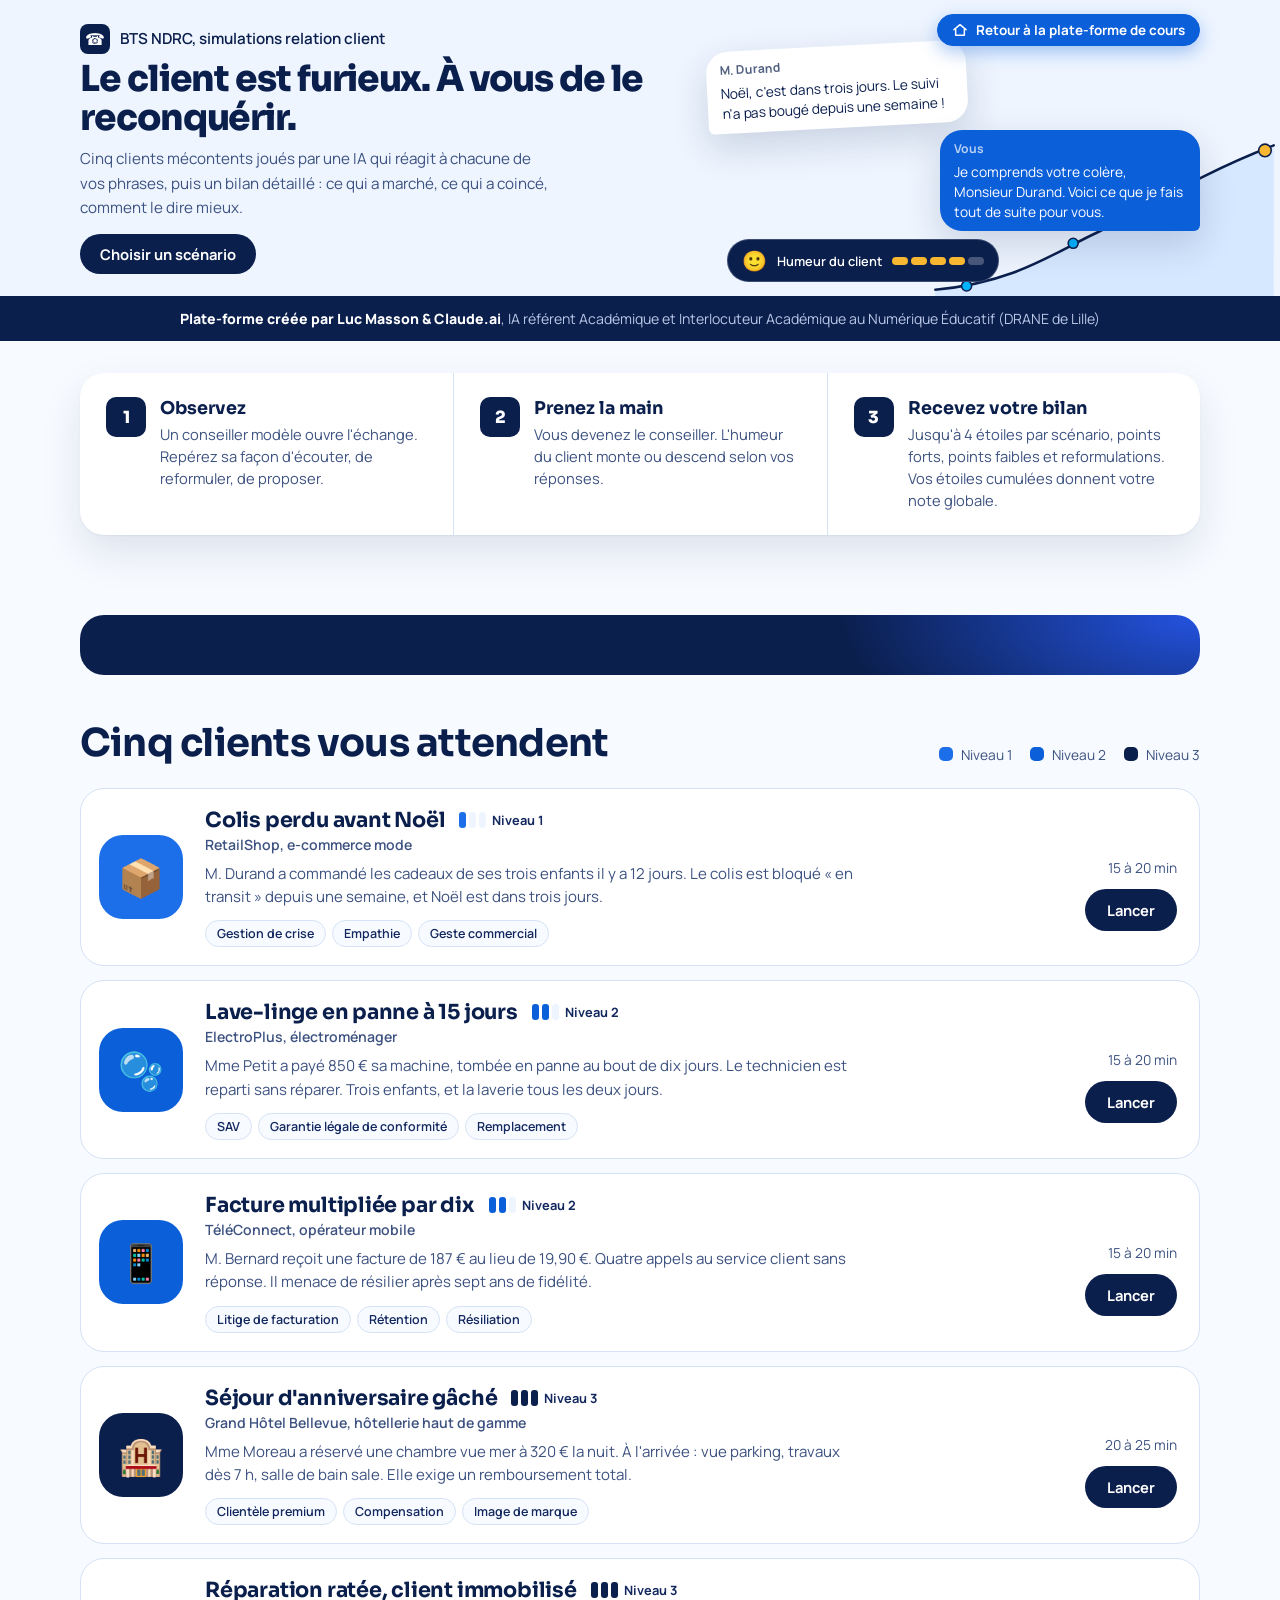
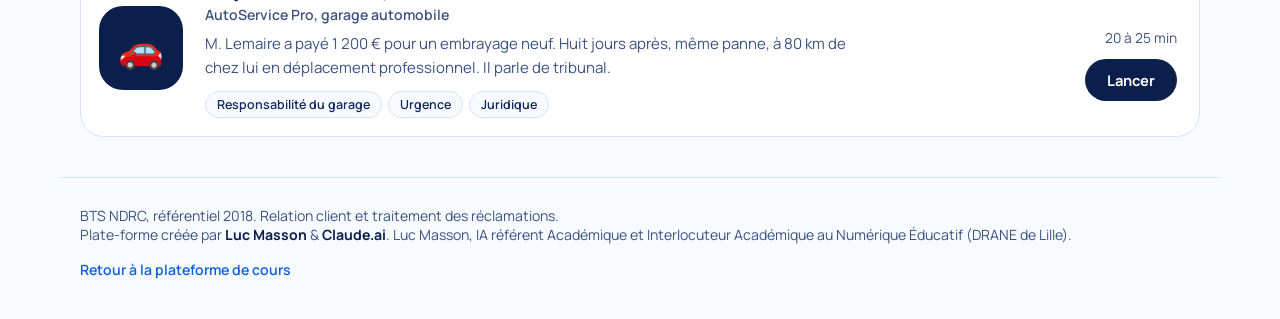
<file: simulations/index.html>
<!DOCTYPE html>
<html lang="fr">
<head>
<meta charset="UTF-8">
<meta name="viewport" content="width=device-width, initial-scale=1.0">
<title>Simulations relation client — BTS NDRC</title>
<link rel="preconnect" href="https://fonts.googleapis.com">
<link rel="preconnect" href="https://fonts.gstatic.com" crossorigin>
<link href="https://fonts.googleapis.com/css2?family=Sora:wght@500;600;700;800&family=Manrope:wght@400;500;600;700;800&display=swap" rel="stylesheet">
<style>
:root{
  --abyss:#0A1A3F; --navy:#13265A; --cobalt:#2B5CFF; --azure:#4C7DFF;
  --sky:#C9D4F2; --ice:#E9EEFF; --mist:#F2F4FA; --white:#FFFFFF;
  --ink:#0A1A3F; --ink-2:#4A5878; --line:#DCE2F0; --signal:#FFD23F; --signal-2:#FFE680;
  --display:"Archivo",system-ui,sans-serif;
  --body:"Figtree",system-ui,sans-serif;
}
*{box-sizing:border-box;margin:0;padding:0}
body{font-family:var(--body);color:var(--ink);background:var(--mist);-webkit-font-smoothing:antialiased}
:focus-visible{outline:3px solid var(--azure);outline-offset:3px}
a{color:inherit}

/* Hero */
.hero{color:#fff;overflow:hidden;position:relative;background:var(--abyss)}
.hero::before{content:"";position:absolute;top:0;bottom:0;right:-140px;width:min(44vw,600px);background:var(--signal);transform:skewX(-16deg)}
.hero::after{content:"";position:absolute;top:0;bottom:0;right:calc(min(44vw,600px) - 120px);width:44px;background:var(--cobalt);transform:skewX(-16deg)}
.hero-inner{position:relative;z-index:1}
.wm-target{position:absolute;right:-80px;top:-40px;width:480px;opacity:.16;pointer-events:none;z-index:0}
.wm-target .ring{transform-origin:100px 100px;animation:spin 60s linear infinite}
@keyframes spin{to{transform:rotate(360deg)}}
@keyframes tick{from{transform:translateX(0)}to{transform:translateX(-50%)}}
.ticker{background:var(--cobalt);color:#fff;overflow:hidden;padding:11px 0}
.ticker-track{display:flex;width:max-content;animation:tick 36s linear infinite}
.ticker span{display:inline-flex;align-items:center;gap:10px;padding:0 26px;font-weight:700;font-size:.92rem;white-space:nowrap}
.ticker svg{width:13px;height:13px;fill:var(--signal)}
.hero-inner{max-width:1160px;margin:0 auto;padding:clamp(28px,6vw,72px) 20px clamp(48px,8vw,96px);display:grid;grid-template-columns:1.1fr .9fr;gap:48px;align-items:center}
.brand{display:inline-flex;align-items:center;gap:10px;font-weight:600;color:var(--sky);font-size:.95rem;margin-bottom:clamp(28px,5vw,56px)}
.brand-dot{width:30px;height:30px;border-radius:8px;background:var(--signal);color:var(--abyss);display:grid;place-items:center;font-size:1rem}
.hero h1{font-family:var(--display);font-weight:900;font-stretch:72%;text-transform:uppercase;font-size:clamp(2.6rem,7.4vw,5.4rem);line-height:.92;letter-spacing:-.01em}
.hero p{font-size:clamp(1rem,1.6vw,1.15rem);line-height:1.6;color:#DCEAFF;max-width:46ch;margin:22px 0 30px}
.cta{display:inline-flex;align-items:center;gap:10px;background:var(--signal);color:var(--abyss);text-decoration:none;font-weight:700;padding:15px 26px;border-radius:999px;transition:background .15s}
.cta:hover{background:var(--signal-2)}

/* Collage de bulles */
.collage{position:relative;height:500px}
.bub{position:absolute;max-width:300px;padding:14px 18px;border-radius:22px;font-size:.98rem;line-height:1.45;box-shadow:0 20px 50px rgba(3,10,40,.35);opacity:0;animation:pop .45s ease-out forwards}
.bub small{display:block;font-size:.76rem;font-weight:700;margin-bottom:4px;opacity:.7}
.bub--c{background:var(--white);color:var(--ink);border-bottom-left-radius:6px}
.bub--a{background:var(--cobalt);color:#fff;border-bottom-right-radius:6px}
.b1{top:0;left:0;transform:rotate(-3deg);animation-delay:.1s}
.b2{top:108px;right:0;transform:rotate(2deg);animation-delay:.45s}
.b3{top:196px;left:24px;transform:rotate(-1.5deg);animation-delay:.8s}
.b4{bottom:62px;right:16px;animation-delay:1.15s}
.mood-pill{position:absolute;bottom:0;right:16px;display:flex;align-items:center;gap:10px;background:var(--abyss);border:1px solid rgba(255,255,255,.2);padding:10px 16px;border-radius:999px;font-size:.88rem;font-weight:600;opacity:0;animation:pop .45s ease-out 1.5s forwards}
.mood-pill b{font-size:1.25rem}
.mood-pill i{display:inline-flex;gap:3px}
.mood-pill i span{width:16px;height:8px;border-radius:99px;background:rgba(255,255,255,.25)}
.mood-pill i span.on{background:var(--signal)}
@keyframes pop{from{opacity:0;translate:0 14px}to{opacity:1;translate:0 0}}

/* Déroulé */
.flow{max-width:1160px;margin:32px auto 0;padding:0 20px;position:relative}
.flow ol{list-style:none;counter-reset:f;display:grid;grid-template-columns:repeat(3,1fr);background:var(--white);border-radius:24px;box-shadow:0 1px 2px rgba(11,31,77,.06),0 18px 40px rgba(11,31,77,.1);overflow:hidden}
.flow li{counter-increment:f;padding:24px 26px;display:grid;grid-template-columns:40px 1fr;gap:14px;border-left:1px solid var(--line)}
.flow li:first-child{border-left:none}
.flow li::before{content:counter(f);width:40px;height:40px;border-radius:10px;background:var(--abyss);color:var(--signal);display:grid;place-items:center;font-family:var(--display);font-weight:800;font-size:1.05rem}
.flow strong{font-family:var(--display);font-size:1.1rem;display:block;margin-bottom:4px}
.flow span{font-size:.92rem;line-height:1.5;color:var(--ink-2)}

/* Scénarios */
main{max-width:1160px;margin:0 auto;padding:clamp(48px,7vw,80px) 20px 40px}
.head{display:flex;justify-content:space-between;align-items:end;gap:20px;flex-wrap:wrap;margin-bottom:24px}
.head h2{font-family:var(--display);font-size:clamp(1.8rem,3.4vw,2.4rem);letter-spacing:-.02em;line-height:1.05}
.legend{display:flex;gap:18px;font-size:.86rem;color:var(--ink-2);flex-wrap:wrap}
.legend span{display:inline-flex;align-items:center;gap:8px}
.legend i{width:14px;height:14px;border-radius:5px}

.list{display:flex;flex-direction:column;gap:14px}
.scn{display:grid;grid-template-columns:84px 1fr auto;gap:22px;align-items:center;background:var(--white);border:1px solid var(--line);border-radius:24px;padding:18px 22px 18px 18px;text-decoration:none;color:inherit;transition:border-color .2s,box-shadow .2s}
.scn:hover{border-color:var(--tone);box-shadow:0 14px 34px rgba(11,31,77,.1)}
.scn-tile{width:84px;height:84px;border-radius:24px;background:var(--tone);display:grid;place-items:center;font-size:2.3rem}
.scn-top{display:flex;align-items:center;gap:14px;flex-wrap:wrap;margin-bottom:2px}
.scn h3{font-family:var(--display);font-size:1.3rem;letter-spacing:-.01em}
.lvl{display:inline-flex;align-items:center;gap:6px;font-size:.8rem;font-weight:700;color:var(--navy)}
.lvl i{display:inline-flex;gap:3px}
.lvl i span{width:7px;height:16px;border-radius:3px;background:var(--ice)}
.lvl i span.on{background:var(--tone)}
.scn-co{font-size:.88rem;color:var(--ink-2);font-weight:600;margin-bottom:8px}
.scn-pitch{font-size:.94rem;line-height:1.55;color:var(--ink-2);max-width:72ch}
.chips{list-style:none;display:flex;gap:6px;flex-wrap:wrap;margin-top:12px}
.chips li{font-size:.78rem;font-weight:600;padding:4px 11px;border-radius:999px;background:var(--mist);color:var(--navy);border:1px solid var(--line)}
.scn-side{display:flex;flex-direction:column;align-items:flex-end;gap:12px;min-width:120px}
.scn-time{font-size:.86rem;color:var(--ink-2);white-space:nowrap}
.go{background:var(--signal);color:var(--abyss);font-weight:700;font-size:.92rem;padding:11px 22px;border-radius:999px;white-space:nowrap}

footer{max-width:1160px;margin:0 auto;padding:28px 20px 40px;border-top:1px solid var(--line);display:flex;justify-content:space-between;gap:16px;flex-wrap:wrap;font-size:.88rem;color:var(--ink-2)}
.hero .credit{margin:28px 0 0;font-size:.86rem;line-height:1.55;color:var(--sky);max-width:52ch}
.hero .credit strong{color:#fff}
.hero .credit span{font-size:.8rem;opacity:.85}
footer strong{color:var(--ink)}
footer a{color:var(--cobalt);font-weight:600;text-decoration:none}
footer a:hover{text-decoration:underline}

/* Étoiles et progression */
.star{width:22px;height:22px;fill:var(--ice);stroke:var(--line);stroke-width:1;stroke-linejoin:round}
.star--on{fill:#F7B731;stroke:#E59A00}
.scn-stars{display:flex;gap:2px;min-height:22px}
.progress-panel{display:grid;grid-template-columns:1fr auto;gap:20px 28px;align-items:center;background:var(--abyss);color:#fff;border-radius:24px;padding:clamp(20px,3vw,30px);margin-bottom:clamp(32px,5vw,48px);
  background-image:radial-gradient(600px 260px at 100% 0%,#2453E0 0%,transparent 60%)}
.progress-panel h2{font-family:var(--display);font-size:clamp(1.3rem,2.6vw,1.7rem);letter-spacing:-.01em;line-height:1.15;margin-bottom:6px}
.progress-panel p{color:#DCEAFF;line-height:1.55;max-width:60ch}
.progress-panel p b{color:#fff}
.pp-total{text-align:center;background:rgba(255,255,255,.08);border:1px solid rgba(255,255,255,.16);border-radius:20px;padding:14px 24px}
.pp-total strong{display:block;font-family:var(--display);font-stretch:80%;font-size:3rem;line-height:1;color:#F7B731;font-weight:800}
.pp-total span{font-size:.82rem;color:var(--sky)}
.pp-track{grid-column:1/-1;display:grid;grid-template-columns:repeat(5,1fr);gap:10px}
.pp-track div{background:rgba(255,255,255,.07);border-radius:14px;padding:10px 12px;display:flex;flex-direction:column;gap:6px;font-size:.8rem;color:var(--sky)}
.pp-track .star{width:18px;height:18px;fill:rgba(255,255,255,.14);stroke:rgba(255,255,255,.25)}
.pp-track .star--on{fill:#F7B731;stroke:#FFE08A}
.pp-track i{display:flex;gap:2px;font-style:normal}
@media (max-width:640px){.progress-panel{grid-template-columns:1fr}.pp-track{grid-template-columns:repeat(5,1fr);gap:6px}.pp-track div{padding:8px 6px;align-items:center}.pp-track .star{width:12px;height:12px}}

/* Mes bilans */
.my-bilans{margin:-20px 0 clamp(32px,5vw,48px);background:var(--white);border:1px solid var(--line);border-radius:24px;padding:clamp(18px,3vw,26px)}
.my-bilans h2{font-family:var(--display);font-size:1.3rem;letter-spacing:-.01em;margin-bottom:4px}
.my-bilans > p{color:var(--ink-2);font-size:.92rem;margin-bottom:14px}
.mb-list{list-style:none;display:flex;flex-direction:column;gap:8px}
.mb-list a{display:grid;grid-template-columns:1fr auto auto;gap:16px;align-items:center;padding:12px 16px;border-radius:14px;background:var(--mist);text-decoration:none;color:inherit;border:1px solid transparent}
.mb-list a:hover{border-color:var(--cobalt)}
.mb-list strong{font-family:var(--display);font-size:1rem;display:block}
.mb-list small{color:var(--ink-2);font-size:.84rem}
.mb-list .scn-stars{min-height:0}
.mb-open{font-weight:700;font-size:.88rem;color:var(--cobalt);white-space:nowrap}
.mb-more{margin-top:10px;background:none;border:none;color:var(--cobalt);font:inherit;font-weight:700;cursor:pointer;padding:6px 0}
@media (max-width:560px){.mb-list a{grid-template-columns:1fr auto}.mb-open{display:none}}

@media (max-width:900px){
  .hero::before{width:130px;right:-70px;bottom:auto;height:160px}
  .hero::after{display:none}
  .wm-target{width:220px}
  .hero-inner{grid-template-columns:1fr}
  .collage{height:440px;max-width:440px}
  .flow ol{grid-template-columns:1fr}
  .flow li{border-left:none;border-top:1px solid var(--line)}
  .flow li:first-child{border-top:none}
}
@media (max-width:640px){
  .scn{grid-template-columns:64px 1fr;padding:16px}
  .scn-tile{width:64px;height:64px;border-radius:18px;font-size:1.8rem}
  .scn-side{grid-column:1/-1;flex-direction:row;justify-content:space-between;align-items:center}
  .bub{max-width:250px;font-size:.92rem}
}
@media (prefers-reduced-motion:reduce){
  .ticker-track,.wm-target .ring{animation:none}
  .bub,.mood-pill{animation:none;opacity:1}
  .scn,.cta{transition:none}
}
</style>
<style>
/* ═══ Charte « Courbe de croissance » ═══ */
:root{--abyss:#0B1F4D;--navy:#13285E;--cobalt:#0B5FD9;--azure:#00B4FF;--sky:#B9C7E6;--ice:#EEF5FF;--mist:#F7FAFF;
  --ink:#0B1F4D;--ink-2:#3D5280;--line:#D6E2F5;--signal:#00B4FF;--signal-2:#4CCBFF;
  --display:"Sora",system-ui,sans-serif;--body:"Manrope",system-ui,sans-serif}
.hero{background:var(--ice);color:var(--ink)}
.hero::before{transform:none;top:auto;right:0;bottom:0;width:min(62vw,820px);height:40%;background:url("data:image/svg+xml,%3Csvg xmlns='http://www.w3.org/2000/svg' viewBox='0 0 560 260' preserveAspectRatio='xMaxYMax meet'%3E%3Cpath d='M10 250 C 140 238, 200 190, 270 158 S 420 70, 550 20 L 550 260 L 10 260 Z' fill='%23D6E8FF'/%3E%3Cpath d='M10 250 C 140 238, 200 190, 270 158 S 420 70, 550 20' fill='none' stroke='%230B1F4D' stroke-width='4' stroke-linecap='round'/%3E%3Ccircle cx='60' cy='244' r='8' fill='%2300B4FF' stroke='%230B1F4D' stroke-width='2.5'/%3E%3Ccircle cx='230' cy='176' r='8' fill='%2300B4FF' stroke='%230B1F4D' stroke-width='2.5'/%3E%3Ccircle cx='390' cy='100' r='8' fill='%2300B4FF' stroke='%230B1F4D' stroke-width='2.5'/%3E%3Ccircle cx='536' cy='28' r='10' fill='%23F7B731' stroke='%230B1F4D' stroke-width='2.5'/%3E%3C/svg%3E") right bottom/contain no-repeat}
.hero::after{content:none}
.hero h1{font-weight:800;font-stretch:normal;text-transform:none;letter-spacing:-.03em;font-size:clamp(1.9rem,3.6vw,3rem);line-height:1.08;color:var(--ink)}
.hero-inner{padding-top:clamp(20px,3vw,36px);padding-bottom:clamp(32px,4vw,52px);align-items:center}
.brand{margin-bottom:clamp(16px,2.5vw,28px)}
.hero p{margin:16px 0 22px}
.hero-top{display:flex;align-items:center;justify-content:space-between;gap:8px 20px;flex-wrap:wrap;margin-bottom:6px}
.hero-top .brand{margin-bottom:0}
.hero-inner{position:relative}
.home-btn{position:absolute!important;top:14px;right:20px}
.collage{margin-top:30px}
.hero-inner{padding-bottom:14px!important}
@media (max-width:900px){.home-btn{position:relative!important;top:auto;right:auto}.collage{margin-top:0}}
.home-btn{display:inline-flex;align-items:center;gap:8px;background:#0B5FD9;color:#fff;border:1.5px solid #0B5FD9;box-shadow:0 6px 18px rgba(11,95,217,.35);font-weight:700;font-size:.84rem;text-decoration:none;padding:6px 14px;border-radius:999px;position:relative;z-index:2}
.home-btn:hover{background:var(--abyss);border-color:var(--abyss)}
/* Bandeau limité à 8 cm de haut (environ 300 px) */
.hero h1{font-size:clamp(1.6rem,2.8vw,2.4rem)}
.hero-inner{padding-top:16px;padding-bottom:22px;gap:24px}
.brand{margin-bottom:12px}
.hero p{margin:10px 0 14px;font-size:.95rem;max-width:52ch}
.cta{padding:10px 20px;font-size:.92rem}
.collage{height:236px}
.bub{font-size:.86rem;padding:10px 14px;max-width:260px}
.b1{top:0;left:0}.b2,.b3{display:none}.b4{top:84px;bottom:auto;right:0}
.mood-pill{bottom:0;left:20px;right:auto;padding:7px 14px;font-size:.8rem}
.hero::before{height:55%}
.credit-strip{background:var(--abyss);color:#fff;padding:12px 20px;font-size:.88rem;line-height:1.5;text-align:center}
.credit-strip strong{font-weight:800}
.credit-strip span{color:#B9C7E6}
@media (max-width:900px){.collage{display:none}.hero h1{font-size:1.55rem}.hero p{font-size:.86rem;margin:6px 0 12px}.hero-inner{padding-top:12px;padding-bottom:16px}.brand{font-size:.85rem;margin-bottom:8px}}
.hero p{color:var(--ink-2)}
.brand{color:var(--ink)}
.brand-dot{background:var(--abyss);color:#fff}
.cta{background:var(--abyss);color:#fff}
.cta:hover{background:#24396E}
.hero .credit{color:var(--ink-2)}
.hero .credit strong{color:var(--ink)}
.bub{box-shadow:0 14px 36px rgba(11,31,77,.16)}
.bub--a{background:var(--cobalt)}
.mood-pill{background:var(--abyss);color:#fff}
.mood-pill i span.on{background:#F7B731}
.flow li::before{background:var(--abyss);color:#fff;font-family:var(--display)}
.go{background:var(--abyss);color:#fff}
.scn:hover{border-color:var(--cyan)}
.pp-total strong{font-stretch:normal}
@media (max-width:900px){.hero::before{width:100vw;height:30%;opacity:.5}}
</style>
</head>
<body>

<header class="hero">
  <div class="hero-inner">
    <div>
      <div class="hero-top">
        <div class="brand"><span class="brand-dot" aria-hidden="true">☎</span>BTS NDRC, simulations relation client</div>
        <a class="home-btn" href="../index.html"><svg width="16" height="16" viewBox="0 0 24 24" aria-hidden="true"><path d="M3 11.5 12 4l9 7.5M5.5 9.5V20h13V9.5" fill="none" stroke="currentColor" stroke-width="2.2" stroke-linecap="round" stroke-linejoin="round"></path></svg>Retour à la plate-forme de cours</a>
      </div>
      <h1>Le client est furieux. À vous de le reconquérir.</h1>
      <p>Cinq clients mécontents joués par une IA qui réagit à chacune de vos phrases, puis un bilan détaillé : ce qui a marché, ce qui a coincé, comment le dire mieux.</p>
      <a class="cta" href="#scenarios">Choisir un scénario</a>
    </div>
    <div class="collage" aria-hidden="true">
      <div class="bub bub--c b1"><small>M. Durand</small>Noël, c'est dans trois jours. Le suivi n'a pas bougé depuis une semaine !</div>
      <div class="bub bub--c b2"><small>M. Bernard</small>187 euros au lieu de 19,90. Expliquez-moi ça, ou je résilie.</div>
      <div class="bub bub--c b3"><small>Mme Moreau</small>Vue sur un parking pour mon anniversaire. Je veux être remboursée.</div>
      <div class="bub bub--a b4"><small>Vous</small>Je comprends votre colère, Monsieur Durand. Voici ce que je fais tout de suite pour vous.</div>
      <div class="mood-pill"><b>🙂</b>Humeur du client <i><span class="on"></span><span class="on"></span><span class="on"></span><span class="on"></span><span></span></i></div>
    </div>
  </div>
</header>
<div class="credit-strip"><strong>Plate-forme créée par Luc Masson &amp; Claude.ai</strong><span>, IA référent Académique et Interlocuteur Académique au Numérique Éducatif (DRANE de Lille)</span></div>

<section class="flow" aria-label="Déroulement d'une simulation">
  <ol>
    <li><div><strong>Observez</strong><span>Un conseiller modèle ouvre l'échange. Repérez sa façon d'écouter, de reformuler, de proposer.</span></div></li>
    <li><div><strong>Prenez la main</strong><span>Vous devenez le conseiller. L'humeur du client monte ou descend selon vos réponses.</span></div></li>
    <li><div><strong>Recevez votre bilan</strong><span>Jusqu'à 4 étoiles par scénario, points forts, points faibles et reformulations. Vos étoiles cumulées donnent votre note globale.</span></div></li>
  </ol>
</section>

<main id="scenarios">
  <section class="progress-panel" id="progress" hidden aria-live="polite"></section>
  <section class="my-bilans" id="mes-bilans" hidden></section>
  <div class="head">
    <h2>Cinq clients vous attendent</h2>
    <div class="legend" aria-label="Plus le bleu est profond, plus le scénario est difficile">
      <span><i style="background:#1C6FE8"></i>Niveau 1</span>
      <span><i style="background:#0B5FD9"></i>Niveau 2</span>
      <span><i style="background:#0B1F4D"></i>Niveau 3</span>
    </div>
  </div>

  <div class="list">
    <a class="scn" href="chatbot-s1.html" style="--tone:#1C6FE8">
      <div class="scn-tile" aria-hidden="true">📦</div>
      <div>
        <div class="scn-top"><h3>Colis perdu avant Noël</h3><span class="lvl"><i><span class="on"></span><span></span><span></span></i>Niveau 1</span></div>
        <p class="scn-co">RetailShop, e-commerce mode</p>
        <p class="scn-pitch">M. Durand a commandé les cadeaux de ses trois enfants il y a 12 jours. Le colis est bloqué « en transit » depuis une semaine, et Noël est dans trois jours.</p>
        <ul class="chips"><li>Gestion de crise</li><li>Empathie</li><li>Geste commercial</li></ul>
      </div>
      <div class="scn-side"><span class="scn-stars" aria-hidden="true"></span><span class="scn-time">15 à 20 min</span><span class="go">Lancer</span></div>
    </a>

    <a class="scn" href="chatbot-s2.html" style="--tone:#0B5FD9">
      <div class="scn-tile" aria-hidden="true">🫧</div>
      <div>
        <div class="scn-top"><h3>Lave-linge en panne à 15 jours</h3><span class="lvl"><i><span class="on"></span><span class="on"></span><span></span></i>Niveau 2</span></div>
        <p class="scn-co">ElectroPlus, électroménager</p>
        <p class="scn-pitch">Mme Petit a payé 850 € sa machine, tombée en panne au bout de dix jours. Le technicien est reparti sans réparer. Trois enfants, et la laverie tous les deux jours.</p>
        <ul class="chips"><li>SAV</li><li>Garantie légale de conformité</li><li>Remplacement</li></ul>
      </div>
      <div class="scn-side"><span class="scn-stars" aria-hidden="true"></span><span class="scn-time">15 à 20 min</span><span class="go">Lancer</span></div>
    </a>

    <a class="scn" href="chatbot-s3.html" style="--tone:#0B5FD9">
      <div class="scn-tile" aria-hidden="true">📱</div>
      <div>
        <div class="scn-top"><h3>Facture multipliée par dix</h3><span class="lvl"><i><span class="on"></span><span class="on"></span><span></span></i>Niveau 2</span></div>
        <p class="scn-co">TéléConnect, opérateur mobile</p>
        <p class="scn-pitch">M. Bernard reçoit une facture de 187 € au lieu de 19,90 €. Quatre appels au service client sans réponse. Il menace de résilier après sept ans de fidélité.</p>
        <ul class="chips"><li>Litige de facturation</li><li>Rétention</li><li>Résiliation</li></ul>
      </div>
      <div class="scn-side"><span class="scn-stars" aria-hidden="true"></span><span class="scn-time">15 à 20 min</span><span class="go">Lancer</span></div>
    </a>

    <a class="scn" href="chatbot-s4.html" style="--tone:#0B1F4D">
      <div class="scn-tile" aria-hidden="true">🏨</div>
      <div>
        <div class="scn-top"><h3>Séjour d'anniversaire gâché</h3><span class="lvl"><i><span class="on"></span><span class="on"></span><span class="on"></span></i>Niveau 3</span></div>
        <p class="scn-co">Grand Hôtel Bellevue, hôtellerie haut de gamme</p>
        <p class="scn-pitch">Mme Moreau a réservé une chambre vue mer à 320 € la nuit. À l'arrivée : vue parking, travaux dès 7 h, salle de bain sale. Elle exige un remboursement total.</p>
        <ul class="chips"><li>Clientèle premium</li><li>Compensation</li><li>Image de marque</li></ul>
      </div>
      <div class="scn-side"><span class="scn-stars" aria-hidden="true"></span><span class="scn-time">20 à 25 min</span><span class="go">Lancer</span></div>
    </a>

    <a class="scn" href="chatbot-s5.html" style="--tone:#0B1F4D">
      <div class="scn-tile" aria-hidden="true">🚗</div>
      <div>
        <div class="scn-top"><h3>Réparation ratée, client immobilisé</h3><span class="lvl"><i><span class="on"></span><span class="on"></span><span class="on"></span></i>Niveau 3</span></div>
        <p class="scn-co">AutoService Pro, garage automobile</p>
        <p class="scn-pitch">M. Lemaire a payé 1 200 € pour un embrayage neuf. Huit jours après, même panne, à 80 km de chez lui en déplacement professionnel. Il parle de tribunal.</p>
        <ul class="chips"><li>Responsabilité du garage</li><li>Urgence</li><li>Juridique</li></ul>
      </div>
      <div class="scn-side"><span class="scn-stars" aria-hidden="true"></span><span class="scn-time">20 à 25 min</span><span class="go">Lancer</span></div>
    </a>
  </div>
</main>

<footer>
  <span>BTS NDRC, référentiel 2018. Relation client et traitement des réclamations.<br>Plate-forme créée par <strong>Luc Masson</strong> &amp; <strong>Claude.ai</strong>. Luc Masson, IA référent Académique et Interlocuteur Académique au Numérique Éducatif (DRANE de Lille).</span>
  <a href="../index.html">Retour à la plateforme de cours</a>
</footer>

<script>
/* Progression de l'étudiant : étoiles mémorisées dans ce navigateur par les simulations. */
(function () {
  "use strict";
  let who = null, all = {};
  try { who = JSON.parse(localStorage.getItem("ndrc-simulations-etudiant")); all = JSON.parse(localStorage.getItem("ndrc-simulations-etoiles")) || {}; } catch (e) { return; }
  if (!who || !who.prenom) return;
  const label = who.prenom + " " + who.initiale + ".";
  const mine = all[label] || {};
  const star = (on) => '<svg class="star' + (on ? " star--on" : "") + '" viewBox="0 0 24 24"><path d="M12 2.6l2.8 6.1 6.6.7-4.9 4.5 1.4 6.5L12 17.1l-5.9 3.3 1.4-6.5L2.6 9.4l6.6-.7z"/></svg>';
  const row = (n) => [0, 1, 2, 3].map((i) => star(i < n)).join("");
  const esc = (t) => String(t).replace(/[&<>"']/g, (c) => ({ "&": "&amp;", "<": "&lt;", ">": "&gt;", '"': "&quot;", "'": "&#39;" }[c]));

  document.querySelectorAll(".scn").forEach((card) => {
    const m = card.getAttribute("href").match(/chatbot-s(\d)/);
    const n = m && mine["s" + m[1]];
    const slot = card.querySelector(".scn-stars");
    if (n && slot) { slot.innerHTML = row(n); slot.setAttribute("aria-hidden", "false"); slot.setAttribute("aria-label", n + " étoile" + (n > 1 ? "s" : "") + " sur 4"); slot.setAttribute("role", "img"); }
  });

  const done = Object.keys(mine).length;
  const total = Object.values(mine).reduce((a, b) => a + b, 0);
  const el = document.getElementById("progress");
  const names = ["Colis", "Lave-linge", "Facture", "Hôtel", "Garage"];
  el.innerHTML =
    '<div><h2>' + (done ? "Bonjour " + esc(who.prenom) + ", voici vos étoiles" : "Bonjour " + esc(who.prenom) + ", à vous de jouer") + '</h2>' +
    '<p>' + (done === 5
      ? "Les 5 scénarios sont faits : votre note globale est de <b>" + total + "/20</b>. Rejouez un scénario pour décrocher plus d'étoiles : seule votre meilleure tentative compte."
      : "Chaque scénario rapporte jusqu'à 4 étoiles, et seule votre meilleure tentative compte. Une fois les 5 scénarios faits, vos étoiles donnent votre note globale sur 20. " +
        (done ? "Encore " + (5 - done) + " scénario" + (5 - done > 1 ? "s" : "") + " à faire." : "")) + '</p></div>' +
    '<div class="pp-total"><strong>' + total + '</strong><span>étoiles sur 20</span></div>' +
    '<div class="pp-track">' + names.map((nm, i) => '<div>' + nm + '<i>' + row(mine["s" + (i + 1)] || 0) + '</i></div>').join("") + '</div>';
  el.hidden = false;

  // Mes bilans : chaque bilan reste relisible
  let bilans = [];
  try { bilans = (JSON.parse(localStorage.getItem("ndrc-simulations-bilans")) || []).filter((b) => b.who && b.who.prenom + " " + b.who.initiale + "." === label); } catch (e) { bilans = []; }
  if (!bilans.length) return;
  const box = document.getElementById("mes-bilans");
  const item = (b) => {
    const d = new Date(b.date);
    const quand = d.toLocaleDateString("fr-FR", { day: "numeric", month: "long" }) + " à " + d.toLocaleTimeString("fr-FR", { hour: "2-digit", minute: "2-digit" });
    return '<li><a href="' + encodeURI(b.page) + '?bilan=' + encodeURIComponent(b.id) + '"><span><strong>' + esc(b.title) + '</strong><small>' + quand + '</small></span>' +
      '<span class="scn-stars" role="img" aria-label="' + b.stars + ' étoile' + (b.stars > 1 ? "s" : "") + ' sur 4">' + row(b.stars) + '</span><span class="mb-open">Relire</span></a></li>';
  };
  const VISIBLES = 5;
  box.innerHTML = '<h2>Mes bilans</h2><p>Relisez vos analyses, vos points forts et les reformulations proposées, aussi souvent que vous le souhaitez.</p>' +
    '<ul class="mb-list">' + bilans.slice(0, VISIBLES).map(item).join("") + '</ul>' +
    (bilans.length > VISIBLES ? '<button class="mb-more" type="button">Afficher les ' + bilans.length + ' bilans</button>' : "");
  const more = box.querySelector(".mb-more");
  if (more) more.addEventListener("click", () => { box.querySelector(".mb-list").innerHTML = bilans.map(item).join(""); more.remove(); });
  box.hidden = false;
  if (location.hash === "#mes-bilans") box.scrollIntoView();
})();
</script>
</body>
</html>
</file>
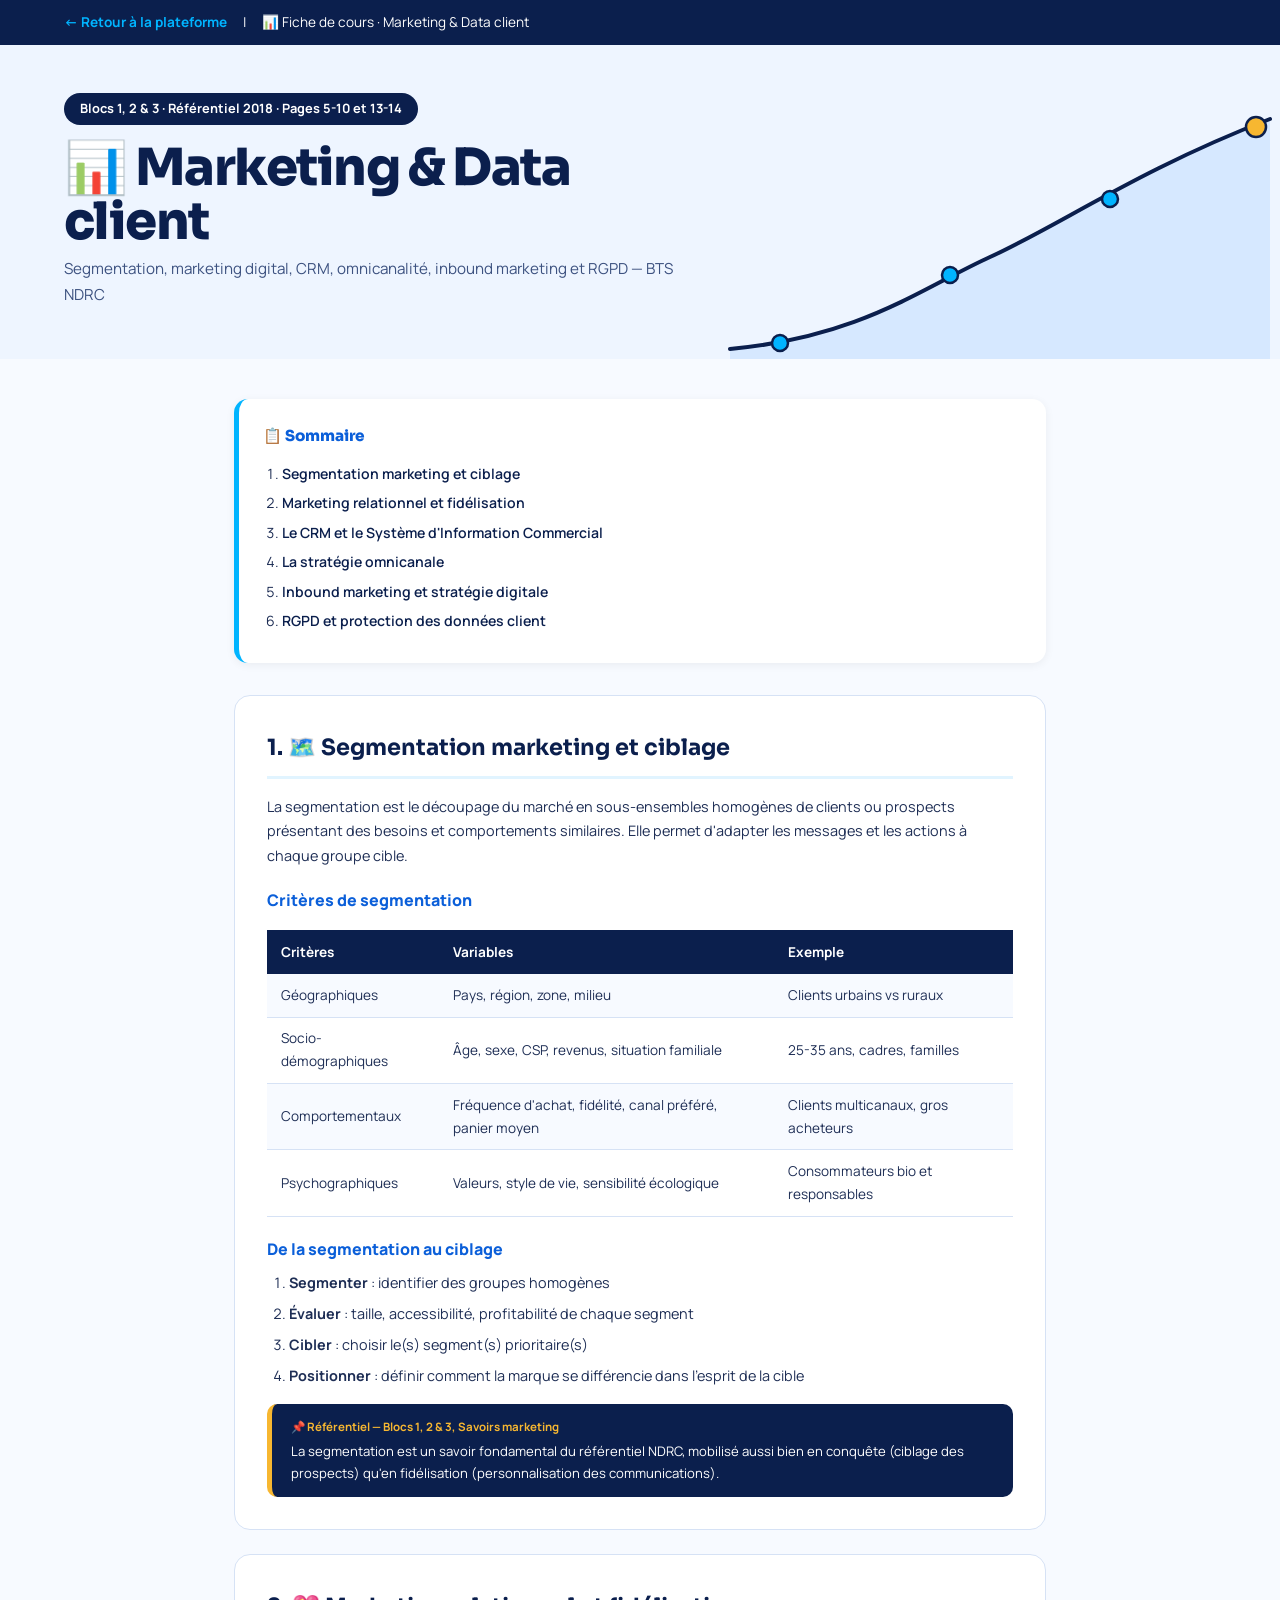
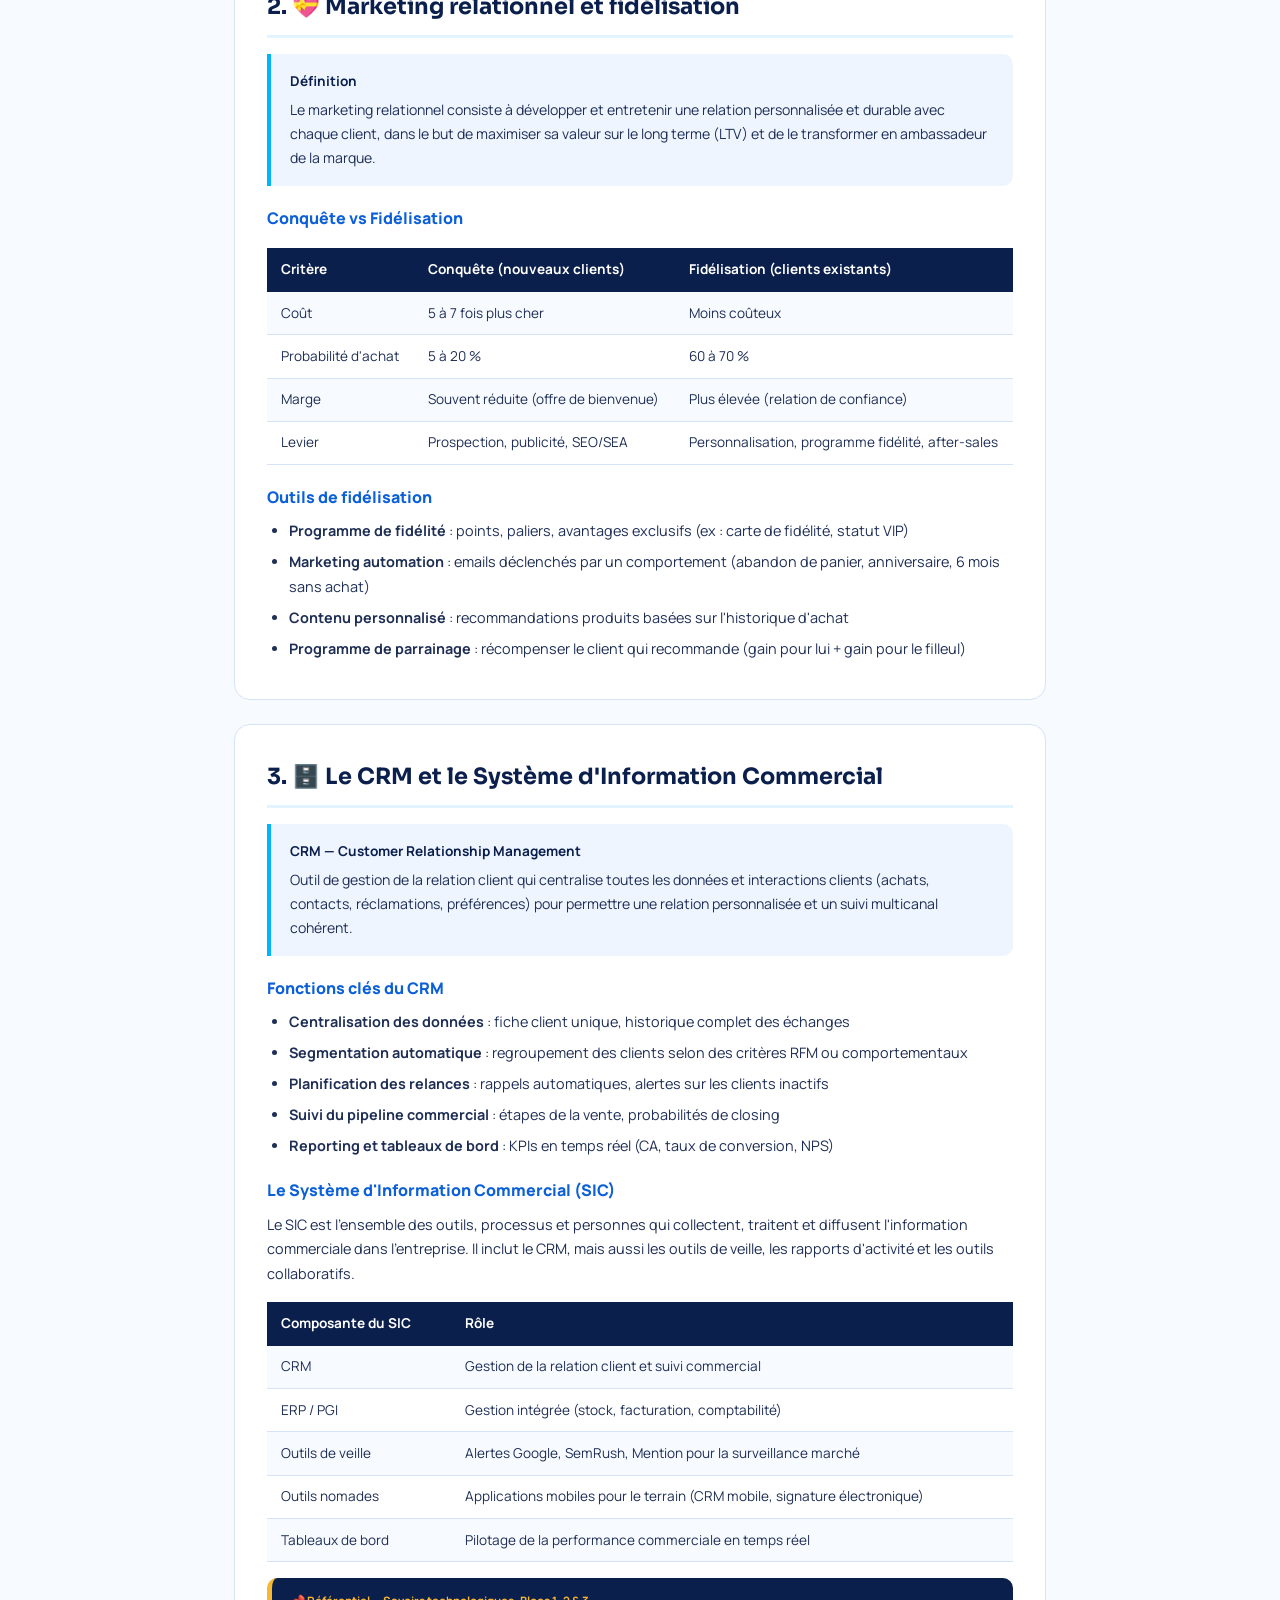
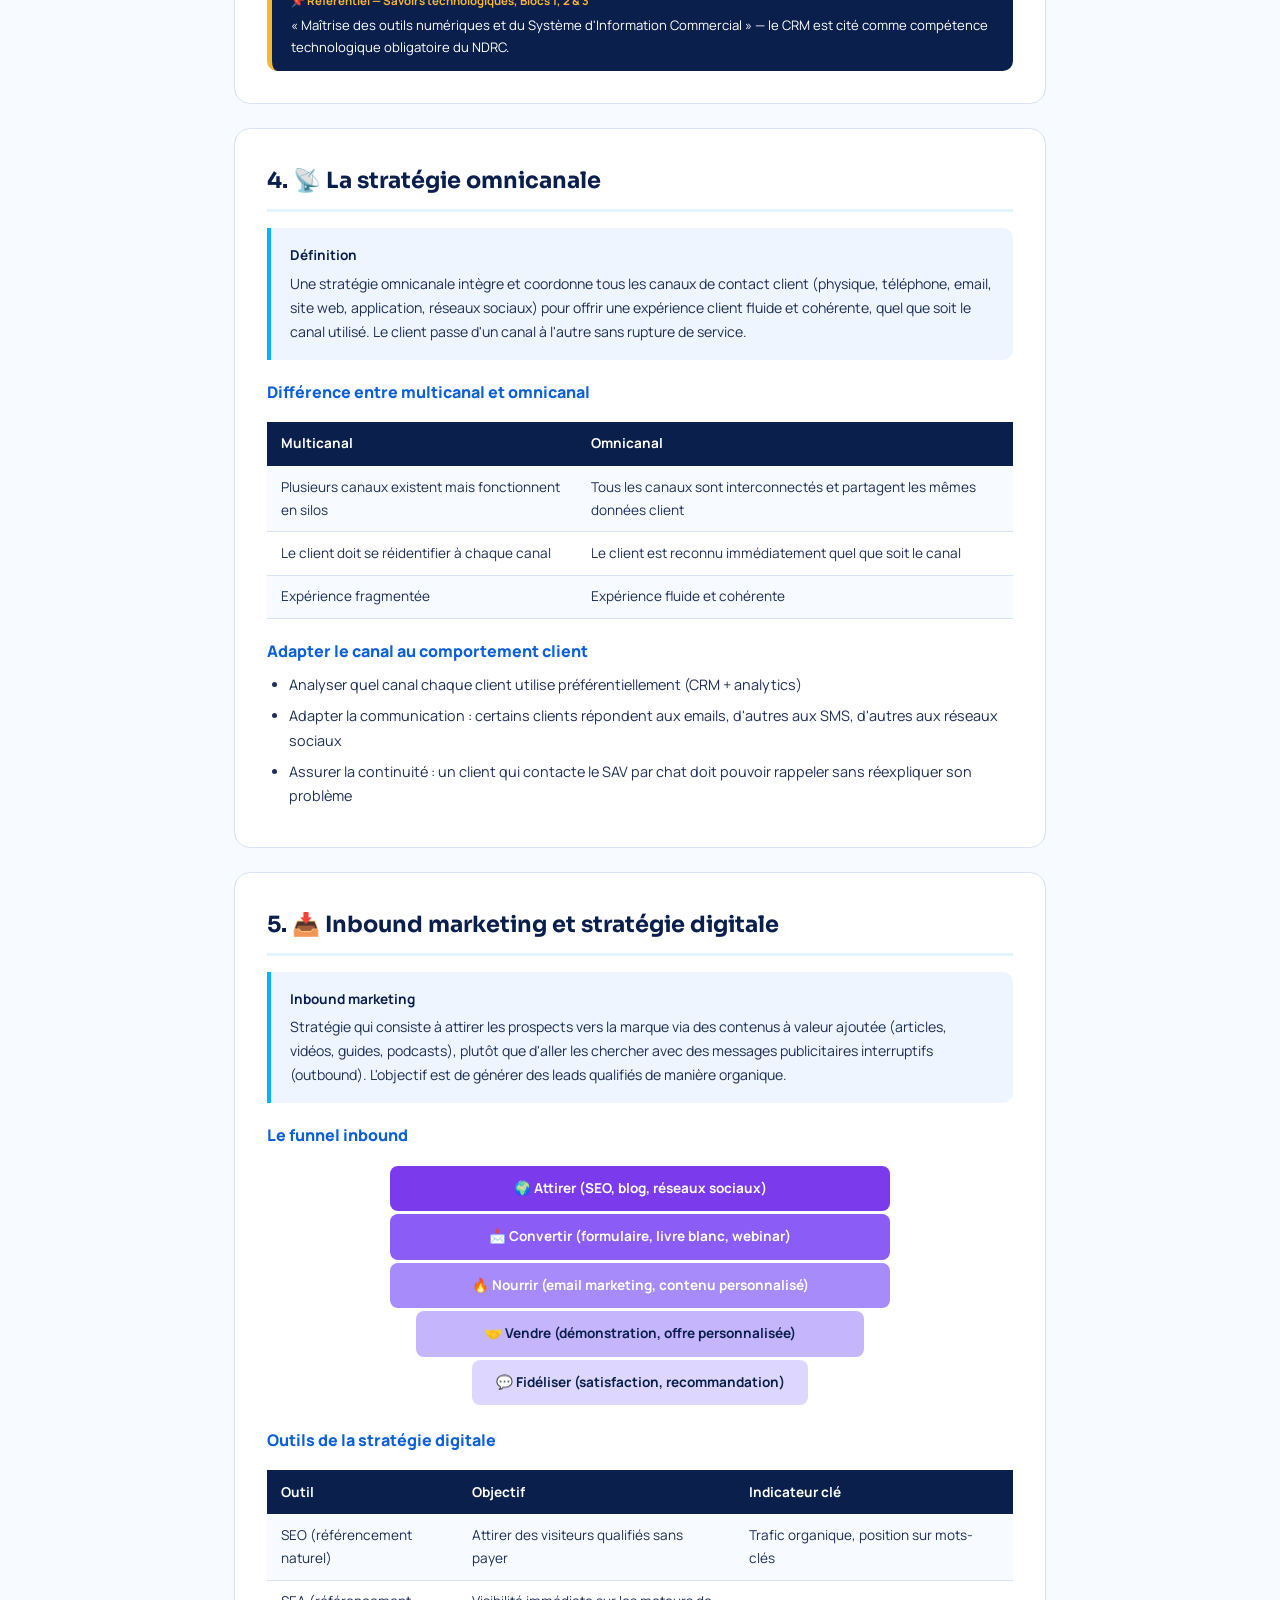
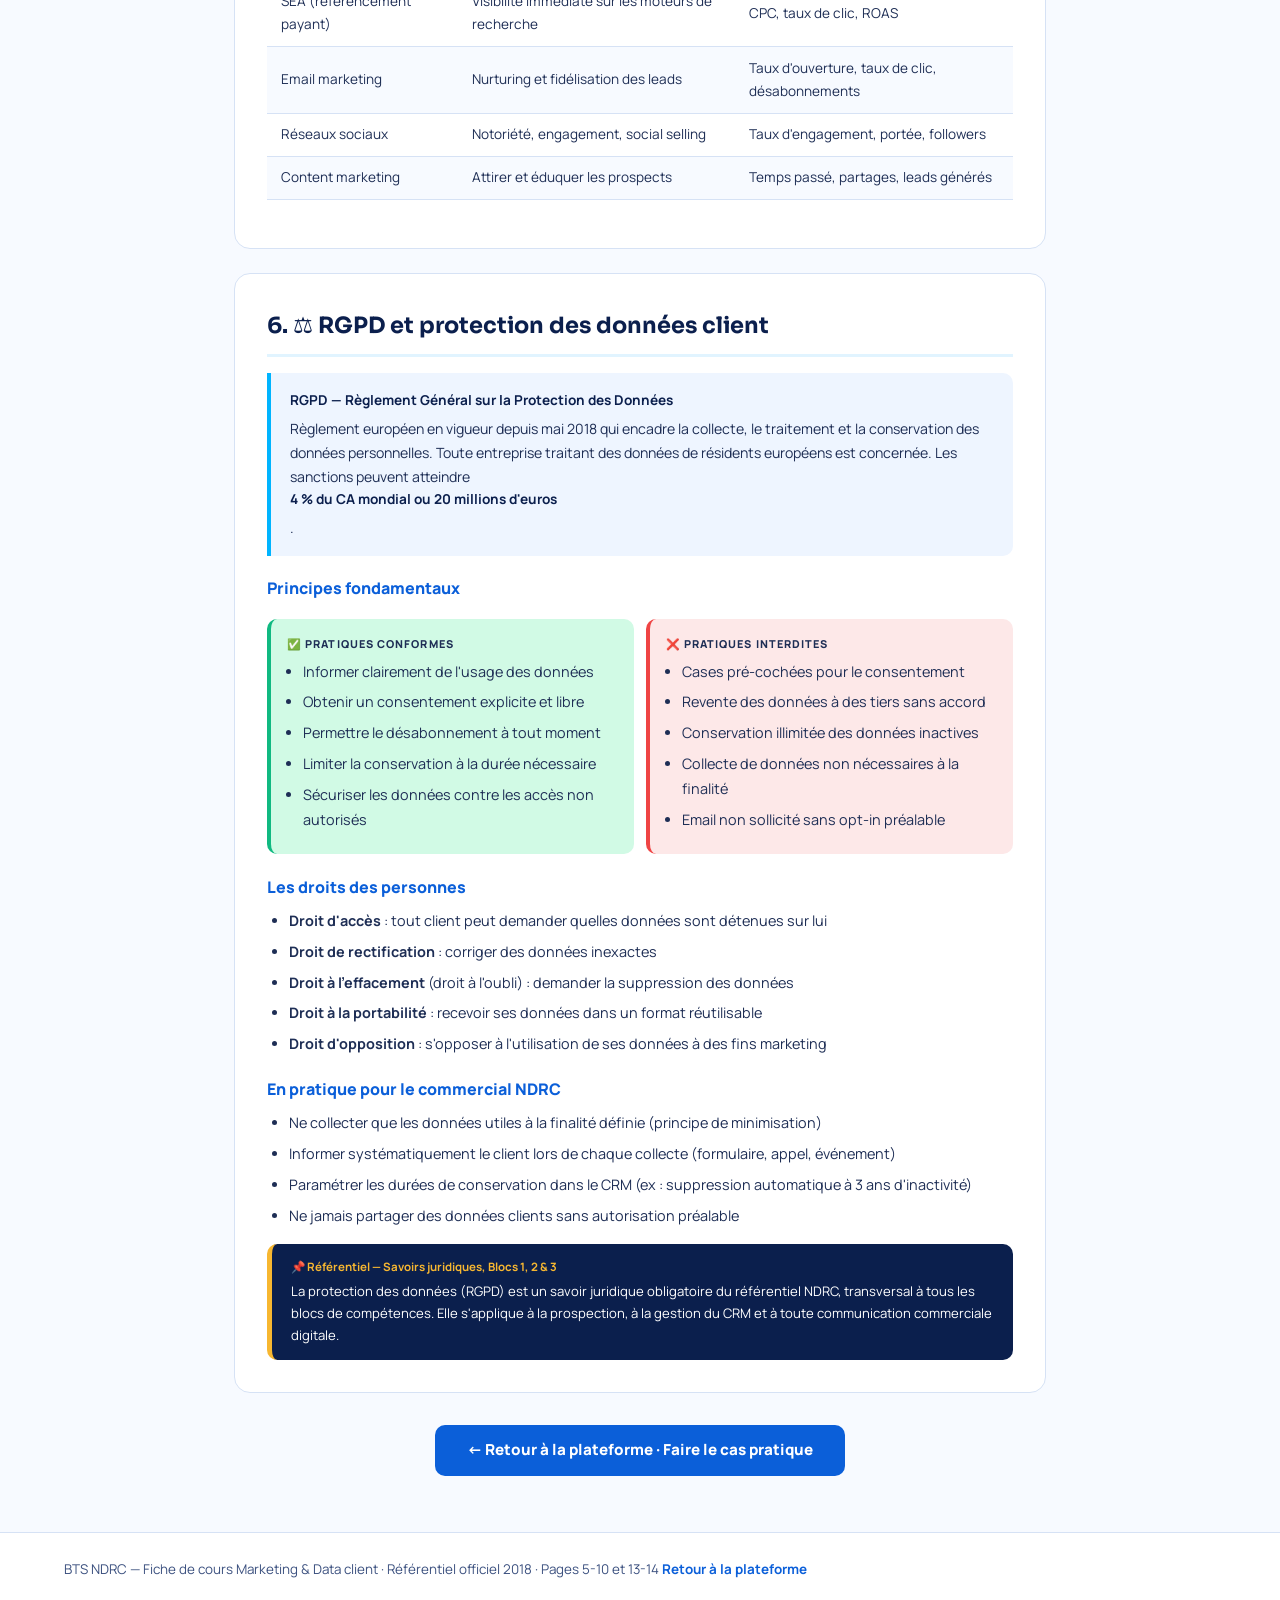
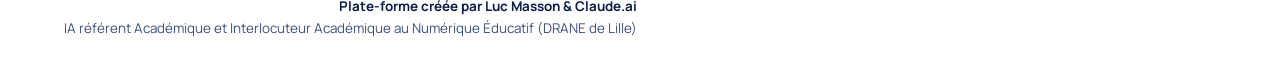
<file: fiche-marketing.html>
<!DOCTYPE html>
<html lang="fr">
<head>
<meta charset="UTF-8">
<meta name="viewport" content="width=device-width, initial-scale=1.0">
<title>Fiche de cours — Marketing &amp; Data client · BTS NDRC</title>
<link href="https://fonts.googleapis.com/css2?family=Playfair+Display:wght@700;900&family=Nunito:wght@400;600;700;800&display=swap" rel="stylesheet">
<style>
:root{--purple:#7c3aed;--purple-light:#a78bfa;--purple-pale:#ede9fe;--orange:#f47c20;--off-white:#f8f9fa;--dark:#1a1a2e;--text:#2d3748;--grey:#6c757d;--grey-light:#e9ecef;}
*{margin:0;padding:0;box-sizing:border-box;}
body{font-family:'Nunito',sans-serif;background:var(--off-white);color:var(--text);line-height:1.7;}
.top-bar{background:var(--purple);color:white;padding:0.5rem 2rem;font-size:0.75rem;display:flex;align-items:center;gap:1rem;}
.top-bar a{color:rgba(255,255,255,0.85);text-decoration:none;font-weight:700;}
.top-bar a:hover{color:white;}
header{background:linear-gradient(135deg,var(--purple) 0%,#4c1d95 100%);color:white;padding:3rem 2rem;text-align:center;}
header .badge{display:inline-block;background:rgba(244,124,32,0.9);color:white;font-size:0.65rem;font-weight:800;letter-spacing:0.15em;text-transform:uppercase;padding:0.3rem 1rem;border-radius:50px;margin-bottom:1rem;}
header h1{font-family:'Playfair Display',serif;font-size:2.2rem;font-weight:900;margin-bottom:0.5rem;}
header p{opacity:0.9;font-size:0.95rem;max-width:550px;margin:0 auto;}
main{max-width:860px;margin:0 auto;padding:2.5rem 1.5rem;}
.toc{background:white;border-radius:14px;padding:1.5rem;margin-bottom:2rem;border-left:4px solid var(--purple);box-shadow:0 2px 10px rgba(0,0,0,0.06);}
.toc h2{font-size:0.75rem;font-weight:800;letter-spacing:0.15em;text-transform:uppercase;color:var(--purple);margin-bottom:0.8rem;}
.toc ol{padding-left:1.2rem;}
.toc ol li{font-size:0.88rem;margin-bottom:0.35rem;}
.toc ol li a{color:var(--dark);text-decoration:none;font-weight:600;}
.toc ol li a:hover{color:var(--purple);}
.section{background:white;border-radius:14px;padding:2rem;margin-bottom:1.5rem;box-shadow:0 2px 10px rgba(0,0,0,0.06);}
.section h2{font-family:'Playfair Display',serif;font-size:1.35rem;color:var(--dark);margin-bottom:1rem;padding-bottom:0.6rem;border-bottom:2px solid var(--purple-pale);}
.section h3{font-size:1rem;font-weight:800;color:var(--purple);margin:1.2rem 0 0.5rem;}
.section p{font-size:0.9rem;margin-bottom:0.8rem;}
.section ul,.section ol{padding-left:1.4rem;font-size:0.9rem;}
.section ul li,.section ol li{margin-bottom:0.4rem;}
.def-box{background:var(--purple-pale);border-left:4px solid var(--purple);border-radius:0 10px 10px 0;padding:1rem 1.2rem;margin:1rem 0;font-size:0.88rem;}
.def-box strong{color:var(--purple);font-size:0.72rem;letter-spacing:0.1em;text-transform:uppercase;display:block;margin-bottom:0.3rem;}
.table-wrap{overflow-x:auto;margin:1rem 0;}
table{width:100%;border-collapse:collapse;font-size:0.85rem;}
th{background:var(--purple);color:white;padding:0.65rem 0.9rem;text-align:left;font-weight:700;}
td{padding:0.6rem 0.9rem;border-bottom:1px solid var(--grey-light);}
tr:nth-child(even) td{background:var(--off-white);}
.rgpd-grid{display:grid;grid-template-columns:repeat(auto-fit,minmax(200px,1fr));gap:0.7rem;margin:1rem 0;}
.rgpd-item{border-radius:10px;padding:1rem;font-size:0.84rem;}
.rg-ok{background:#d1fae5;border-left:4px solid #10b981;}
.rg-ko{background:#fde8e8;border-left:4px solid #ef4444;}
.rgpd-item .rl{font-size:0.68rem;font-weight:800;letter-spacing:0.1em;text-transform:uppercase;margin-bottom:0.4rem;}
.rgpd-item ul{padding-left:1rem;}
.funnel{display:flex;flex-direction:column;align-items:center;gap:0;margin:1rem 0;}
.funnel-step{width:100%;max-width:500px;padding:0.7rem 1.2rem;border-radius:8px;text-align:center;font-size:0.85rem;font-weight:700;margin-bottom:3px;position:relative;}
.f1{background:#7c3aed;color:white;width:100%;}
.f2{background:#8b5cf6;color:white;width:88%;}
.f3{background:#a78bfa;color:white;width:75%;}
.f4{background:#c4b5fd;color:var(--dark);width:60%;}
.f5{background:#ddd6fe;color:var(--dark);width:45%;}
.ref-badge{background:linear-gradient(135deg,var(--purple),#4c1d95);color:white;border-radius:10px;padding:0.8rem 1.2rem;font-size:0.82rem;margin-top:1rem;}
.ref-badge strong{display:block;font-size:0.72rem;letter-spacing:0.1em;text-transform:uppercase;opacity:0.8;margin-bottom:0.2rem;}
footer{text-align:center;padding:2rem;font-size:0.78rem;color:var(--grey);border-top:1px solid var(--grey-light);margin-top:1rem;}
</style>
<link rel="preconnect" href="https://fonts.googleapis.com">
<link rel="preconnect" href="https://fonts.gstatic.com" crossorigin>
<link href="https://fonts.googleapis.com/css2?family=Sora:wght@500;600;700;800&family=Manrope:wght@400;500;600;700;800&display=swap" rel="stylesheet">
<link rel="stylesheet" href="theme-ndrc.css">
</head>
<body class="page-fiche">
<div class="top-bar">
  <a href="index.html">← Retour à la plateforme</a>
  <span>|</span>
  <span>📊 Fiche de cours · Marketing &amp; Data client</span>
</div>

<header>
  <div class="badge">Blocs 1, 2 &amp; 3 · Référentiel 2018 · Pages 5-10 et 13-14</div>
  <h1>📊 Marketing &amp; Data client</h1>
  <p>Segmentation, marketing digital, CRM, omnicanalité, inbound marketing et RGPD — BTS NDRC</p>
</header>

<main>
  <nav class="toc">
    <h2>📋 Sommaire</h2>
    <ol>
      <li><a href="#s1">Segmentation marketing et ciblage</a></li>
      <li><a href="#s2">Marketing relationnel et fidélisation</a></li>
      <li><a href="#s3">Le CRM et le Système d'Information Commercial</a></li>
      <li><a href="#s4">La stratégie omnicanale</a></li>
      <li><a href="#s5">Inbound marketing et stratégie digitale</a></li>
      <li><a href="#s6">RGPD et protection des données client</a></li>
    </ol>
  </nav>

  <div class="section" id="s1">
    <h2>1. 🗺️ Segmentation marketing et ciblage</h2>
    <p>La segmentation est le découpage du marché en sous-ensembles homogènes de clients ou prospects présentant des besoins et comportements similaires. Elle permet d'adapter les messages et les actions à chaque groupe cible.</p>
    <h3>Critères de segmentation</h3>
    <div class="table-wrap">
      <table>
        <tr><th>Critères</th><th>Variables</th><th>Exemple</th></tr>
        <tr><td>Géographiques</td><td>Pays, région, zone, milieu</td><td>Clients urbains vs ruraux</td></tr>
        <tr><td>Socio-démographiques</td><td>Âge, sexe, CSP, revenus, situation familiale</td><td>25-35 ans, cadres, familles</td></tr>
        <tr><td>Comportementaux</td><td>Fréquence d'achat, fidélité, canal préféré, panier moyen</td><td>Clients multicanaux, gros acheteurs</td></tr>
        <tr><td>Psychographiques</td><td>Valeurs, style de vie, sensibilité écologique</td><td>Consommateurs bio et responsables</td></tr>
      </table>
    </div>
    <h3>De la segmentation au ciblage</h3>
    <ol>
      <li><strong>Segmenter</strong> : identifier des groupes homogènes</li>
      <li><strong>Évaluer</strong> : taille, accessibilité, profitabilité de chaque segment</li>
      <li><strong>Cibler</strong> : choisir le(s) segment(s) prioritaire(s)</li>
      <li><strong>Positionner</strong> : définir comment la marque se différencie dans l'esprit de la cible</li>
    </ol>
    <div class="ref-badge"><strong>📌 Référentiel — Blocs 1, 2 &amp; 3, Savoirs marketing</strong>La segmentation est un savoir fondamental du référentiel NDRC, mobilisé aussi bien en conquête (ciblage des prospects) qu'en fidélisation (personnalisation des communications).</div>
  </div>

  <div class="section" id="s2">
    <h2>2. 💝 Marketing relationnel et fidélisation</h2>
    <div class="def-box"><strong>Définition</strong>Le marketing relationnel consiste à développer et entretenir une relation personnalisée et durable avec chaque client, dans le but de maximiser sa valeur sur le long terme (LTV) et de le transformer en ambassadeur de la marque.</div>
    <h3>Conquête vs Fidélisation</h3>
    <div class="table-wrap">
      <table>
        <tr><th>Critère</th><th>Conquête (nouveaux clients)</th><th>Fidélisation (clients existants)</th></tr>
        <tr><td>Coût</td><td>5 à 7 fois plus cher</td><td>Moins coûteux</td></tr>
        <tr><td>Probabilité d'achat</td><td>5 à 20 %</td><td>60 à 70 %</td></tr>
        <tr><td>Marge</td><td>Souvent réduite (offre de bienvenue)</td><td>Plus élevée (relation de confiance)</td></tr>
        <tr><td>Levier</td><td>Prospection, publicité, SEO/SEA</td><td>Personnalisation, programme fidélité, after-sales</td></tr>
      </table>
    </div>
    <h3>Outils de fidélisation</h3>
    <ul>
      <li><strong>Programme de fidélité</strong> : points, paliers, avantages exclusifs (ex : carte de fidélité, statut VIP)</li>
      <li><strong>Marketing automation</strong> : emails déclenchés par un comportement (abandon de panier, anniversaire, 6 mois sans achat)</li>
      <li><strong>Contenu personnalisé</strong> : recommandations produits basées sur l'historique d'achat</li>
      <li><strong>Programme de parrainage</strong> : récompenser le client qui recommande (gain pour lui + gain pour le filleul)</li>
    </ul>
  </div>

  <div class="section" id="s3">
    <h2>3. 🗄️ Le CRM et le Système d'Information Commercial</h2>
    <div class="def-box"><strong>CRM — Customer Relationship Management</strong>Outil de gestion de la relation client qui centralise toutes les données et interactions clients (achats, contacts, réclamations, préférences) pour permettre une relation personnalisée et un suivi multicanal cohérent.</div>
    <h3>Fonctions clés du CRM</h3>
    <ul>
      <li><strong>Centralisation des données</strong> : fiche client unique, historique complet des échanges</li>
      <li><strong>Segmentation automatique</strong> : regroupement des clients selon des critères RFM ou comportementaux</li>
      <li><strong>Planification des relances</strong> : rappels automatiques, alertes sur les clients inactifs</li>
      <li><strong>Suivi du pipeline commercial</strong> : étapes de la vente, probabilités de closing</li>
      <li><strong>Reporting et tableaux de bord</strong> : KPIs en temps réel (CA, taux de conversion, NPS)</li>
    </ul>
    <h3>Le Système d'Information Commercial (SIC)</h3>
    <p>Le SIC est l'ensemble des outils, processus et personnes qui collectent, traitent et diffusent l'information commerciale dans l'entreprise. Il inclut le CRM, mais aussi les outils de veille, les rapports d'activité et les outils collaboratifs.</p>
    <div class="table-wrap">
      <table>
        <tr><th>Composante du SIC</th><th>Rôle</th></tr>
        <tr><td>CRM</td><td>Gestion de la relation client et suivi commercial</td></tr>
        <tr><td>ERP / PGI</td><td>Gestion intégrée (stock, facturation, comptabilité)</td></tr>
        <tr><td>Outils de veille</td><td>Alertes Google, SemRush, Mention pour la surveillance marché</td></tr>
        <tr><td>Outils nomades</td><td>Applications mobiles pour le terrain (CRM mobile, signature électronique)</td></tr>
        <tr><td>Tableaux de bord</td><td>Pilotage de la performance commerciale en temps réel</td></tr>
      </table>
    </div>
    <div class="ref-badge"><strong>📌 Référentiel — Savoirs technologiques, Blocs 1, 2 &amp; 3</strong>« Maîtrise des outils numériques et du Système d'Information Commercial » — le CRM est cité comme compétence technologique obligatoire du NDRC.</div>
  </div>

  <div class="section" id="s4">
    <h2>4. 📡 La stratégie omnicanale</h2>
    <div class="def-box"><strong>Définition</strong>Une stratégie omnicanale intègre et coordonne tous les canaux de contact client (physique, téléphone, email, site web, application, réseaux sociaux) pour offrir une expérience client fluide et cohérente, quel que soit le canal utilisé. Le client passe d'un canal à l'autre sans rupture de service.</div>
    <h3>Différence entre multicanal et omnicanal</h3>
    <div class="table-wrap">
      <table>
        <tr><th>Multicanal</th><th>Omnicanal</th></tr>
        <tr><td>Plusieurs canaux existent mais fonctionnent en silos</td><td>Tous les canaux sont interconnectés et partagent les mêmes données client</td></tr>
        <tr><td>Le client doit se réidentifier à chaque canal</td><td>Le client est reconnu immédiatement quel que soit le canal</td></tr>
        <tr><td>Expérience fragmentée</td><td>Expérience fluide et cohérente</td></tr>
      </table>
    </div>
    <h3>Adapter le canal au comportement client</h3>
    <ul>
      <li>Analyser quel canal chaque client utilise préférentiellement (CRM + analytics)</li>
      <li>Adapter la communication : certains clients répondent aux emails, d'autres aux SMS, d'autres aux réseaux sociaux</li>
      <li>Assurer la continuité : un client qui contacte le SAV par chat doit pouvoir rappeler sans réexpliquer son problème</li>
    </ul>
  </div>

  <div class="section" id="s5">
    <h2>5. 📥 Inbound marketing et stratégie digitale</h2>
    <div class="def-box"><strong>Inbound marketing</strong>Stratégie qui consiste à attirer les prospects vers la marque via des contenus à valeur ajoutée (articles, vidéos, guides, podcasts), plutôt que d'aller les chercher avec des messages publicitaires interruptifs (outbound). L'objectif est de générer des leads qualifiés de manière organique.</div>
    <h3>Le funnel inbound</h3>
    <div class="funnel">
      <div class="funnel-step f1">🌍 Attirer (SEO, blog, réseaux sociaux)</div>
      <div class="funnel-step f2">📩 Convertir (formulaire, livre blanc, webinar)</div>
      <div class="funnel-step f3">🔥 Nourrir (email marketing, contenu personnalisé)</div>
      <div class="funnel-step f4">🤝 Vendre (démonstration, offre personnalisée)</div>
      <div class="funnel-step f5">💬 Fidéliser (satisfaction, recommandation)</div>
    </div>
    <h3>Outils de la stratégie digitale</h3>
    <div class="table-wrap">
      <table>
        <tr><th>Outil</th><th>Objectif</th><th>Indicateur clé</th></tr>
        <tr><td>SEO (référencement naturel)</td><td>Attirer des visiteurs qualifiés sans payer</td><td>Trafic organique, position sur mots-clés</td></tr>
        <tr><td>SEA (référencement payant)</td><td>Visibilité immédiate sur les moteurs de recherche</td><td>CPC, taux de clic, ROAS</td></tr>
        <tr><td>Email marketing</td><td>Nurturing et fidélisation des leads</td><td>Taux d'ouverture, taux de clic, désabonnements</td></tr>
        <tr><td>Réseaux sociaux</td><td>Notoriété, engagement, social selling</td><td>Taux d'engagement, portée, followers</td></tr>
        <tr><td>Content marketing</td><td>Attirer et éduquer les prospects</td><td>Temps passé, partages, leads générés</td></tr>
      </table>
    </div>
  </div>

  <div class="section" id="s6">
    <h2>6. ⚖️ RGPD et protection des données client</h2>
    <div class="def-box"><strong>RGPD — Règlement Général sur la Protection des Données</strong>Règlement européen en vigueur depuis mai 2018 qui encadre la collecte, le traitement et la conservation des données personnelles. Toute entreprise traitant des données de résidents européens est concernée. Les sanctions peuvent atteindre <strong>4 % du CA mondial ou 20 millions d'euros</strong>.</div>
    <h3>Principes fondamentaux</h3>
    <div class="rgpd-grid">
      <div class="rgpd-item rg-ok"><div class="rl">✅ Pratiques conformes</div><ul><li>Informer clairement de l'usage des données</li><li>Obtenir un consentement explicite et libre</li><li>Permettre le désabonnement à tout moment</li><li>Limiter la conservation à la durée nécessaire</li><li>Sécuriser les données contre les accès non autorisés</li></ul></div>
      <div class="rgpd-item rg-ko"><div class="rl">❌ Pratiques interdites</div><ul><li>Cases pré-cochées pour le consentement</li><li>Revente des données à des tiers sans accord</li><li>Conservation illimitée des données inactives</li><li>Collecte de données non nécessaires à la finalité</li><li>Email non sollicité sans opt-in préalable</li></ul></div>
    </div>
    <h3>Les droits des personnes</h3>
    <ul>
      <li><strong>Droit d'accès</strong> : tout client peut demander quelles données sont détenues sur lui</li>
      <li><strong>Droit de rectification</strong> : corriger des données inexactes</li>
      <li><strong>Droit à l'effacement</strong> (droit à l'oubli) : demander la suppression des données</li>
      <li><strong>Droit à la portabilité</strong> : recevoir ses données dans un format réutilisable</li>
      <li><strong>Droit d'opposition</strong> : s'opposer à l'utilisation de ses données à des fins marketing</li>
    </ul>
    <h3>En pratique pour le commercial NDRC</h3>
    <ul>
      <li>Ne collecter que les données utiles à la finalité définie (principe de minimisation)</li>
      <li>Informer systématiquement le client lors de chaque collecte (formulaire, appel, événement)</li>
      <li>Paramétrer les durées de conservation dans le CRM (ex : suppression automatique à 3 ans d'inactivité)</li>
      <li>Ne jamais partager des données clients sans autorisation préalable</li>
    </ul>
    <div class="ref-badge"><strong>📌 Référentiel — Savoirs juridiques, Blocs 1, 2 &amp; 3</strong>La protection des données (RGPD) est un savoir juridique obligatoire du référentiel NDRC, transversal à tous les blocs de compétences. Elle s'applique à la prospection, à la gestion du CRM et à toute communication commerciale digitale.</div>
  </div>

  <div style="text-align:center;margin-top:2rem;">
    <a href="index.html" style="display:inline-block;background:var(--purple);color:white;padding:0.8rem 2rem;border-radius:10px;text-decoration:none;font-weight:800;font-size:0.95rem;">← Retour à la plateforme · Faire le cas pratique</a>
  </div>
</main>
<footer class="ndrc-foot">
  <p>BTS NDRC — Fiche de cours Marketing &amp; Data client · Référentiel officiel 2018 · Pages 5-10 et 13-14 <a href="index.html">Retour à la plateforme</a></p>
  <p class="ndrc-foot-credit"><b>Plate-forme créée par Luc Masson &amp; Claude.ai</b><br>IA référent Académique et Interlocuteur Académique au Numérique Éducatif (DRANE de Lille)</p>
</footer>
</body>
</html>
</file>
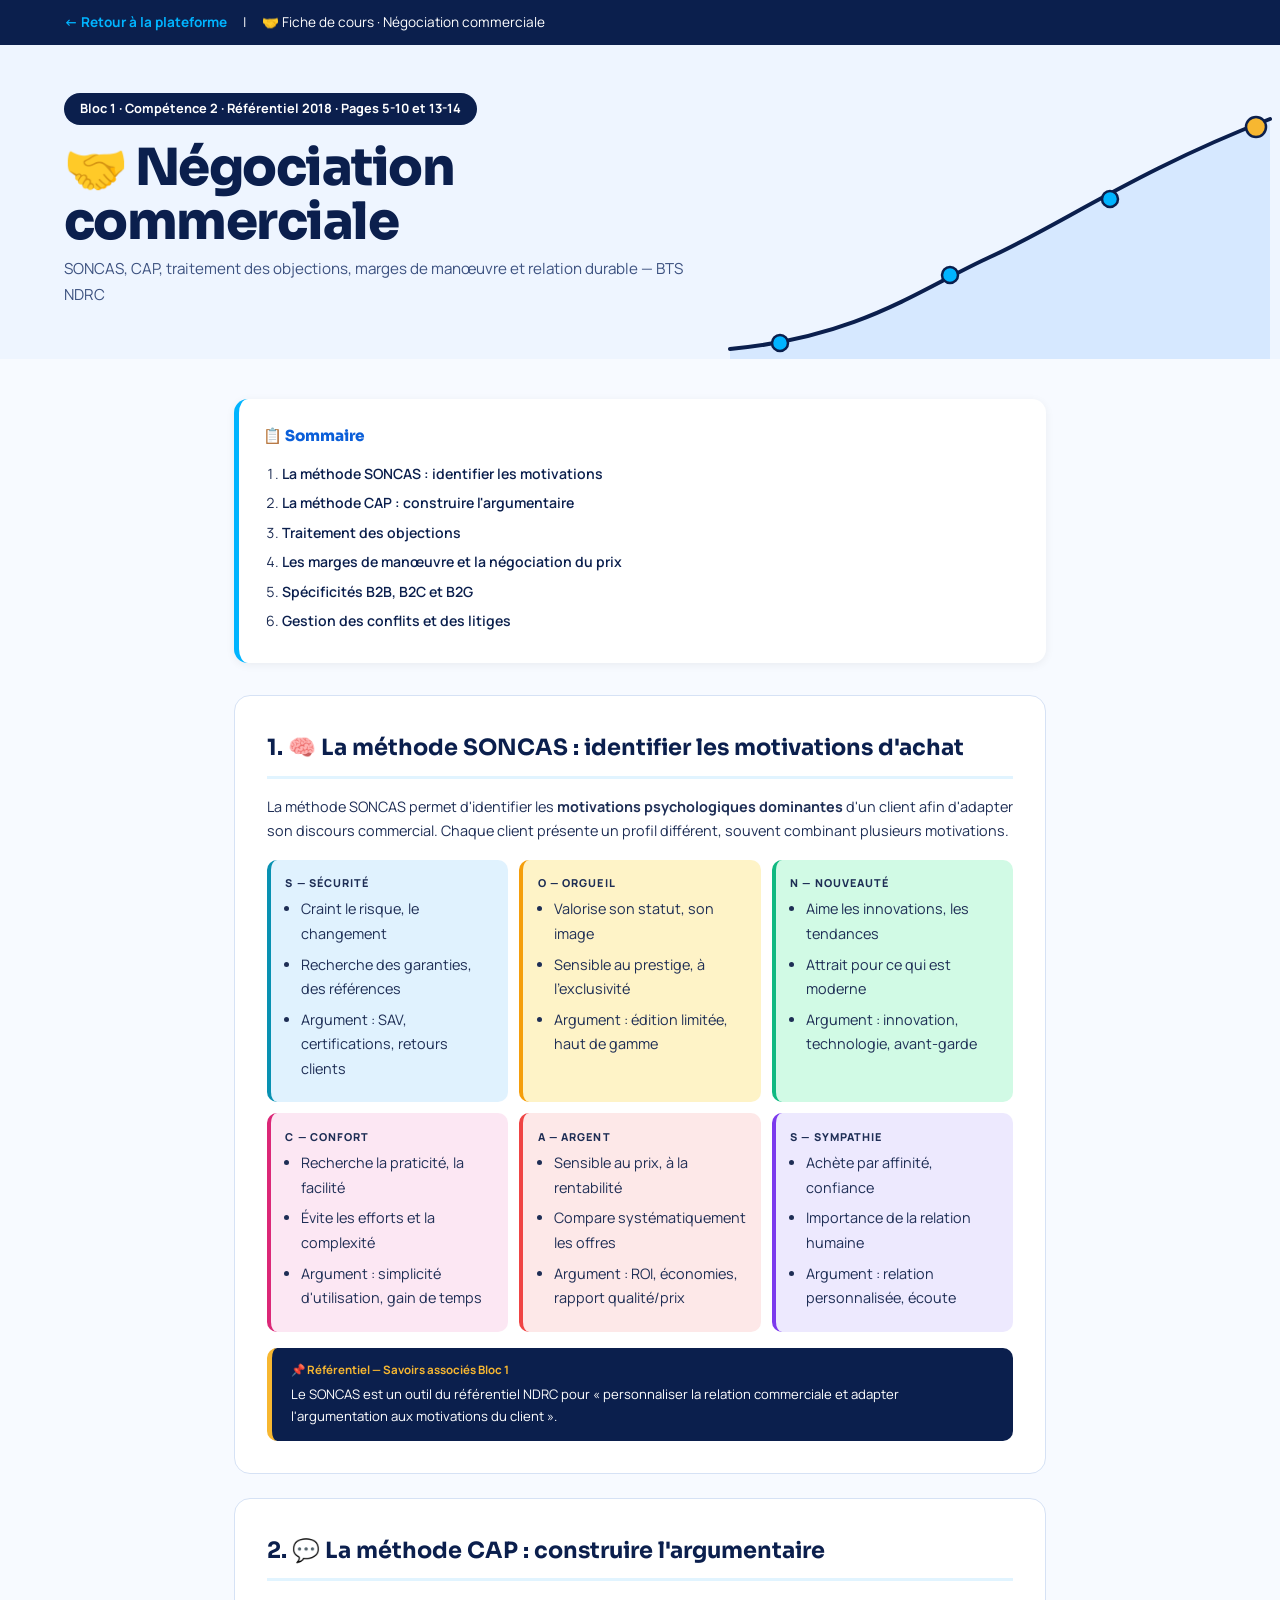
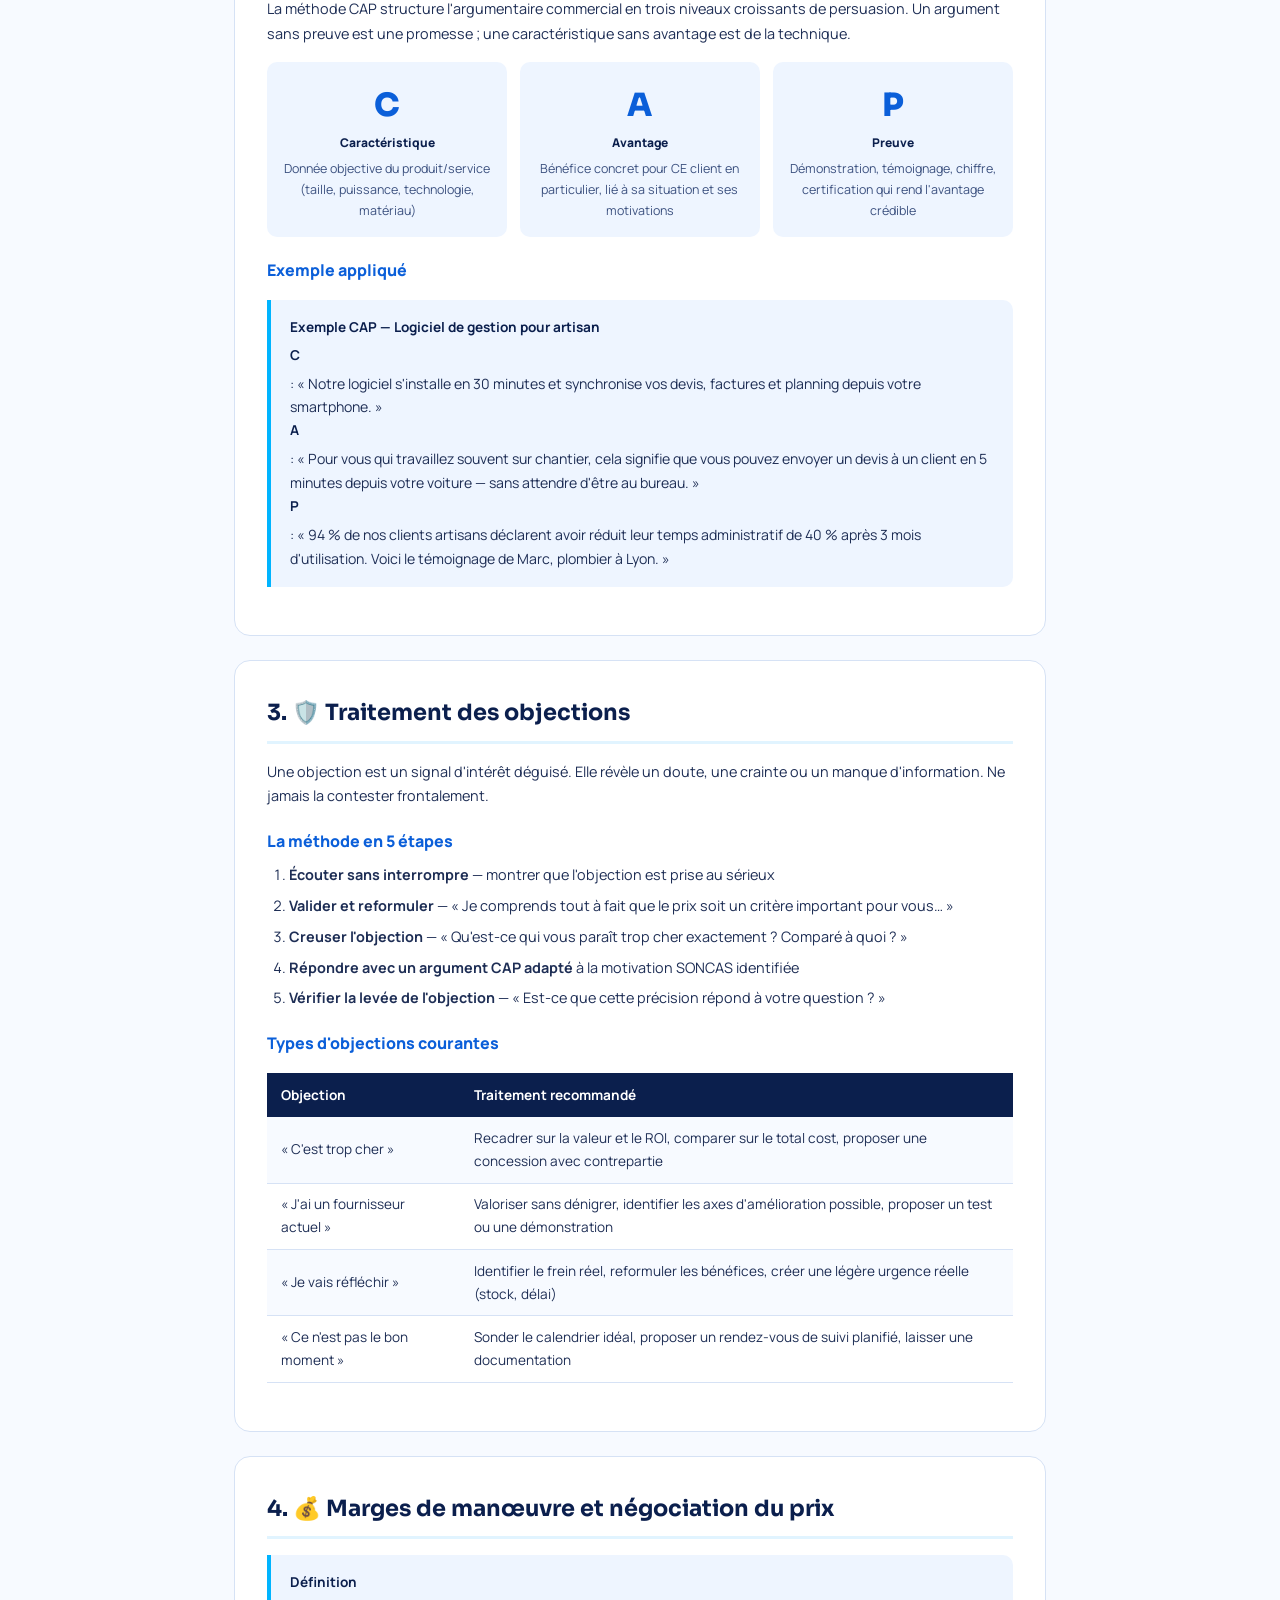
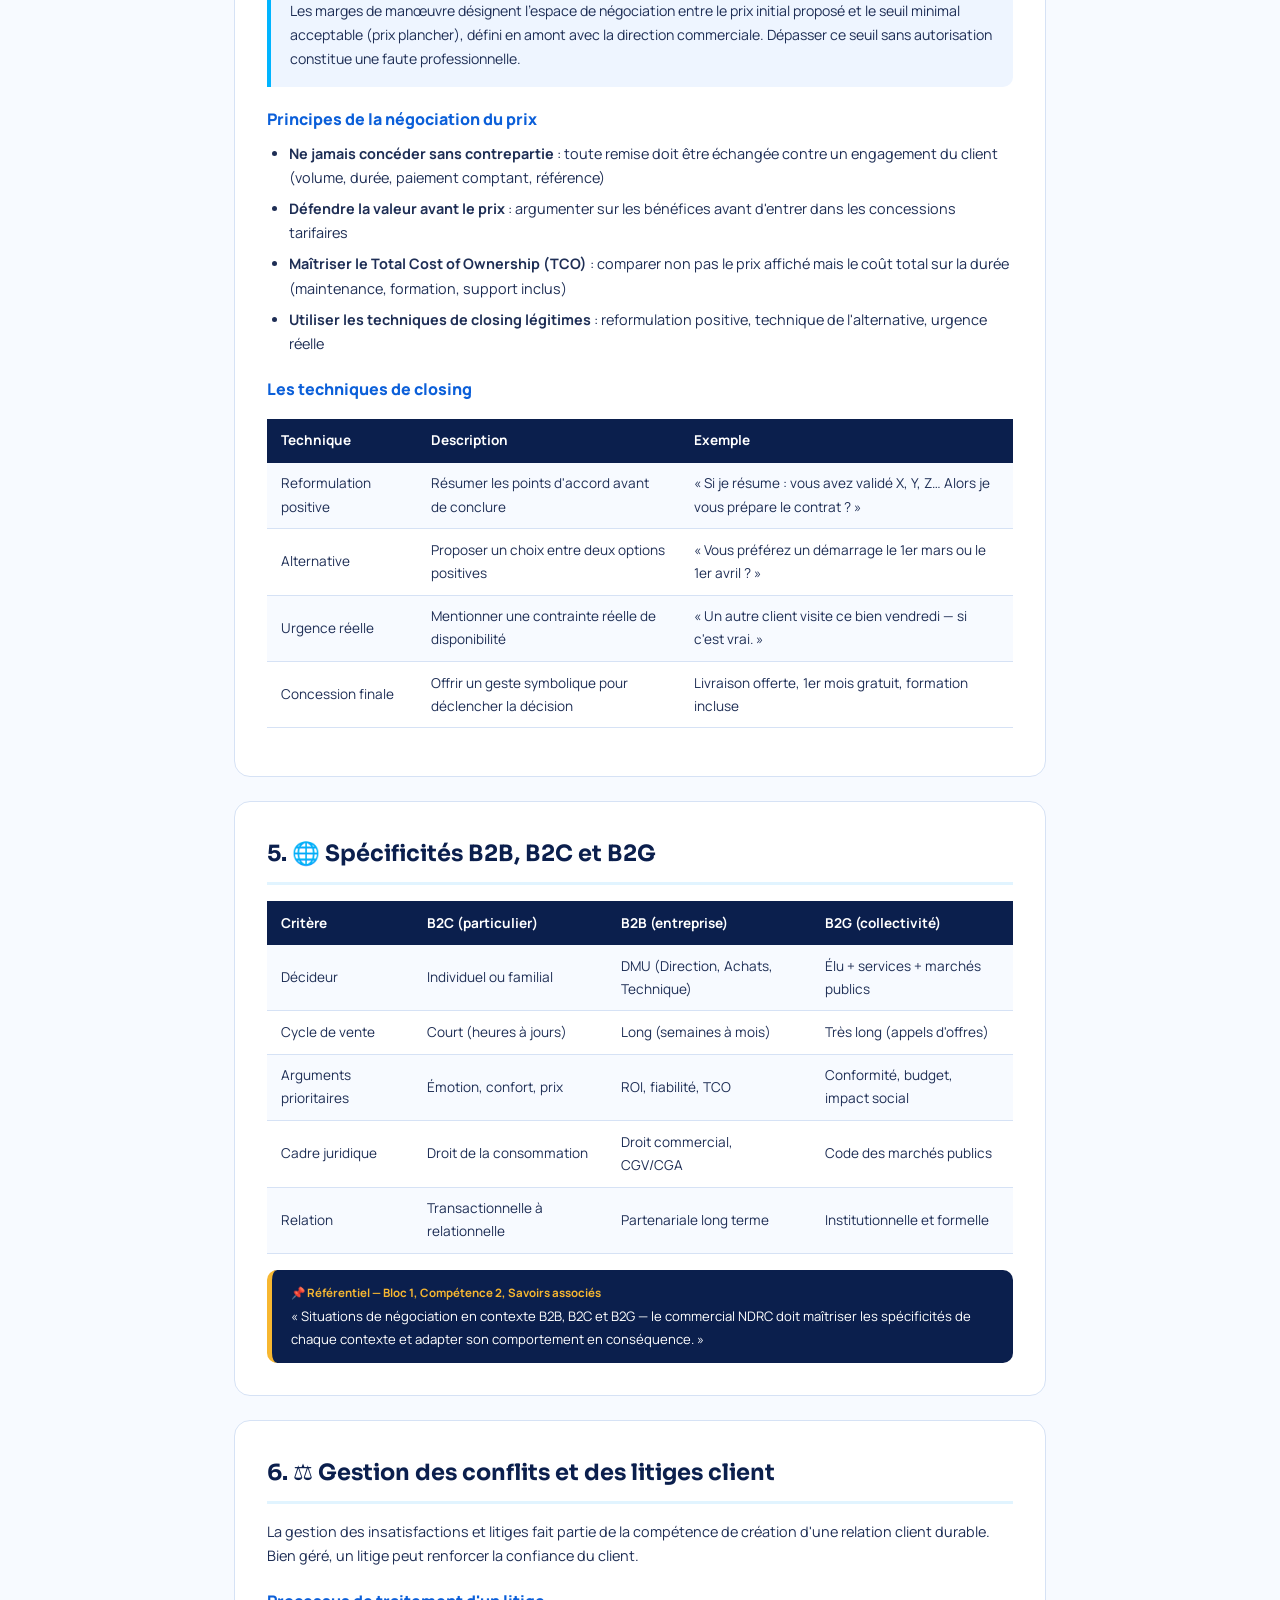
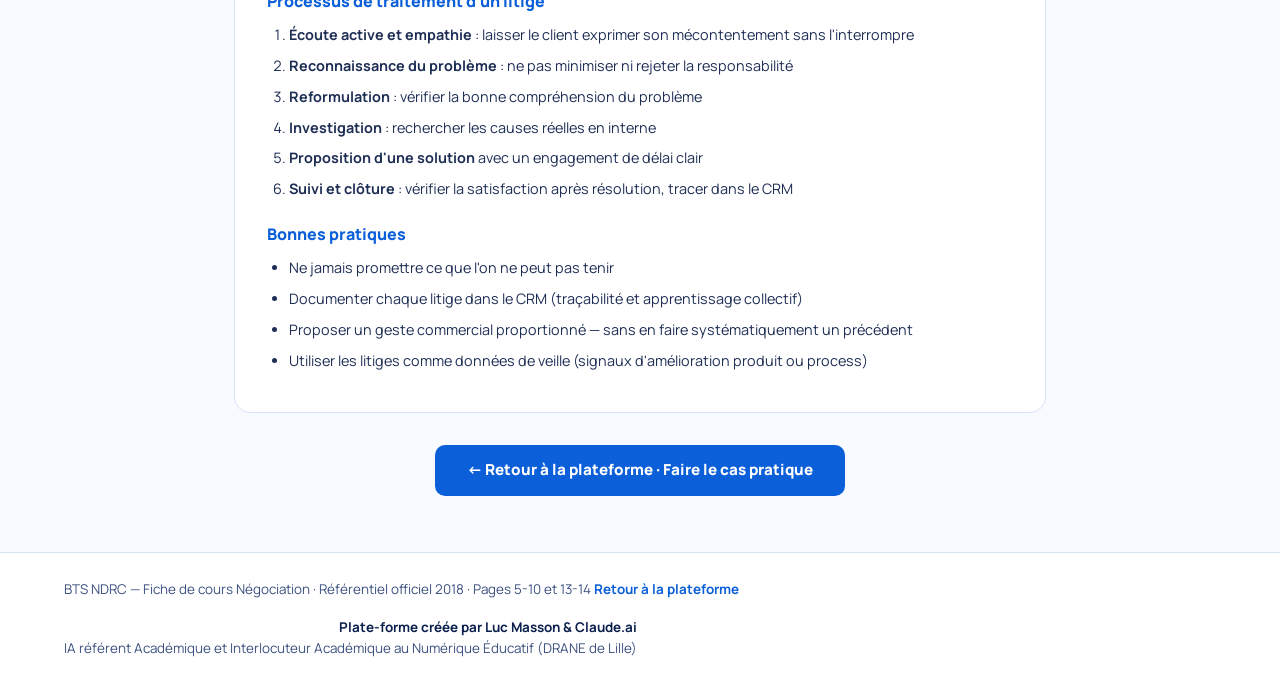
<file: fiche-negociation.html>
<!DOCTYPE html>
<html lang="fr">
<head>
<meta charset="UTF-8">
<meta name="viewport" content="width=device-width, initial-scale=1.0">
<title>Fiche de cours — Négociation commerciale · BTS NDRC</title>
<link href="https://fonts.googleapis.com/css2?family=Playfair+Display:wght@700;900&family=Nunito:wght@400;600;700;800&display=swap" rel="stylesheet">
<style>
:root{--orange:#f47c20;--orange-light:#ffa955;--orange-pale:#fff3e8;--green:#1a7a4a;--off-white:#f8f9fa;--dark:#1a1a2e;--text:#2d3748;--grey:#6c757d;--grey-light:#e9ecef;}
*{margin:0;padding:0;box-sizing:border-box;}
body{font-family:'Nunito',sans-serif;background:var(--off-white);color:var(--text);line-height:1.7;}
.top-bar{background:var(--orange);color:white;padding:0.5rem 2rem;font-size:0.75rem;display:flex;align-items:center;gap:1rem;}
.top-bar a{color:rgba(255,255,255,0.85);text-decoration:none;font-weight:700;}
.top-bar a:hover{color:white;}
header{background:linear-gradient(135deg,var(--orange) 0%,#c0570f 100%);color:white;padding:3rem 2rem;text-align:center;}
header .badge{display:inline-block;background:rgba(26,122,74,0.9);color:white;font-size:0.65rem;font-weight:800;letter-spacing:0.15em;text-transform:uppercase;padding:0.3rem 1rem;border-radius:50px;margin-bottom:1rem;}
header h1{font-family:'Playfair Display',serif;font-size:2.2rem;font-weight:900;margin-bottom:0.5rem;}
header p{opacity:0.9;font-size:0.95rem;max-width:550px;margin:0 auto;}
main{max-width:860px;margin:0 auto;padding:2.5rem 1.5rem;}
.toc{background:white;border-radius:14px;padding:1.5rem;margin-bottom:2rem;border-left:4px solid var(--orange);box-shadow:0 2px 10px rgba(0,0,0,0.06);}
.toc h2{font-size:0.75rem;font-weight:800;letter-spacing:0.15em;text-transform:uppercase;color:var(--orange);margin-bottom:0.8rem;}
.toc ol{padding-left:1.2rem;}
.toc ol li{font-size:0.88rem;margin-bottom:0.35rem;}
.toc ol li a{color:var(--dark);text-decoration:none;font-weight:600;}
.toc ol li a:hover{color:var(--orange);}
.section{background:white;border-radius:14px;padding:2rem;margin-bottom:1.5rem;box-shadow:0 2px 10px rgba(0,0,0,0.06);}
.section h2{font-family:'Playfair Display',serif;font-size:1.35rem;color:var(--dark);margin-bottom:1rem;padding-bottom:0.6rem;border-bottom:2px solid var(--orange-pale);display:flex;align-items:center;gap:0.5rem;}
.section h3{font-size:1rem;font-weight:800;color:var(--orange);margin:1.2rem 0 0.5rem;}
.section p{font-size:0.9rem;margin-bottom:0.8rem;}
.section ul,.section ol{padding-left:1.4rem;font-size:0.9rem;}
.section ul li,.section ol li{margin-bottom:0.4rem;}
.def-box{background:var(--orange-pale);border-left:4px solid var(--orange);border-radius:0 10px 10px 0;padding:1rem 1.2rem;margin:1rem 0;font-size:0.88rem;}
.def-box strong{color:var(--orange);font-size:0.72rem;letter-spacing:0.1em;text-transform:uppercase;display:block;margin-bottom:0.3rem;}
.soncas-grid{display:grid;grid-template-columns:repeat(auto-fit,minmax(200px,1fr));gap:0.7rem;margin:1rem 0;}
.soncas-item{border-radius:10px;padding:0.9rem;font-size:0.84rem;}
.s-S{background:#e0f2fe;border-left:4px solid #0891b2;}
.s-O{background:#fef3c7;border-left:4px solid #f59e0b;}
.s-N{background:#d1fae5;border-left:4px solid #10b981;}
.s-C{background:#fce7f3;border-left:4px solid #db2777;}
.s-A{background:#fde8e8;border-left:4px solid #ef4444;}
.s-S2{background:#ede9fe;border-left:4px solid #7c3aed;}
.soncas-item .sl{font-size:0.68rem;font-weight:800;letter-spacing:0.1em;text-transform:uppercase;margin-bottom:0.3rem;}
.soncas-item ul{padding-left:1rem;list-style:disc;}
.cap-grid{display:grid;grid-template-columns:repeat(3,1fr);gap:0.8rem;margin:1rem 0;}
.cap-item{background:var(--orange-pale);border-radius:10px;padding:1rem;text-align:center;}
.cap-letter{font-family:'Playfair Display',serif;font-size:2rem;font-weight:900;color:var(--orange);}
.cap-label{font-size:0.75rem;font-weight:800;color:var(--dark);}
.cap-desc{font-size:0.78rem;color:var(--grey);margin-top:0.3rem;}
.table-wrap{overflow-x:auto;margin:1rem 0;}
table{width:100%;border-collapse:collapse;font-size:0.85rem;}
th{background:var(--orange);color:white;padding:0.65rem 0.9rem;text-align:left;font-weight:700;}
td{padding:0.6rem 0.9rem;border-bottom:1px solid var(--grey-light);}
tr:nth-child(even) td{background:var(--off-white);}
.ref-badge{background:linear-gradient(135deg,var(--orange),#c0570f);color:white;border-radius:10px;padding:0.8rem 1.2rem;font-size:0.82rem;margin-top:1rem;}
.ref-badge strong{display:block;font-size:0.72rem;letter-spacing:0.1em;text-transform:uppercase;opacity:0.8;margin-bottom:0.2rem;}
footer{text-align:center;padding:2rem;font-size:0.78rem;color:var(--grey);border-top:1px solid var(--grey-light);margin-top:1rem;}
@media(max-width:640px){.cap-grid{grid-template-columns:1fr;}.soncas-grid{grid-template-columns:1fr;}}
</style>
<link rel="preconnect" href="https://fonts.googleapis.com">
<link rel="preconnect" href="https://fonts.gstatic.com" crossorigin>
<link href="https://fonts.googleapis.com/css2?family=Sora:wght@500;600;700;800&family=Manrope:wght@400;500;600;700;800&display=swap" rel="stylesheet">
<link rel="stylesheet" href="theme-ndrc.css">
</head>
<body class="page-fiche">
<div class="top-bar">
  <a href="index.html">← Retour à la plateforme</a>
  <span>|</span>
  <span>🤝 Fiche de cours · Négociation commerciale</span>
</div>

<header>
  <div class="badge">Bloc 1 · Compétence 2 · Référentiel 2018 · Pages 5-10 et 13-14</div>
  <h1>🤝 Négociation commerciale</h1>
  <p>SONCAS, CAP, traitement des objections, marges de manœuvre et relation durable — BTS NDRC</p>
</header>

<main>
  <nav class="toc">
    <h2>📋 Sommaire</h2>
    <ol>
      <li><a href="#s1">La méthode SONCAS : identifier les motivations</a></li>
      <li><a href="#s2">La méthode CAP : construire l'argumentaire</a></li>
      <li><a href="#s3">Traitement des objections</a></li>
      <li><a href="#s4">Les marges de manœuvre et la négociation du prix</a></li>
      <li><a href="#s5">Spécificités B2B, B2C et B2G</a></li>
      <li><a href="#s6">Gestion des conflits et des litiges</a></li>
    </ol>
  </nav>

  <div class="section" id="s1">
    <h2>1. 🧠 La méthode SONCAS : identifier les motivations d'achat</h2>
    <p>La méthode SONCAS permet d'identifier les <strong>motivations psychologiques dominantes</strong> d'un client afin d'adapter son discours commercial. Chaque client présente un profil différent, souvent combinant plusieurs motivations.</p>
    <div class="soncas-grid">
      <div class="soncas-item s-S"><div class="sl">S — Sécurité</div><ul><li>Craint le risque, le changement</li><li>Recherche des garanties, des références</li><li>Argument : SAV, certifications, retours clients</li></ul></div>
      <div class="soncas-item s-O"><div class="sl">O — Orgueil</div><ul><li>Valorise son statut, son image</li><li>Sensible au prestige, à l'exclusivité</li><li>Argument : édition limitée, haut de gamme</li></ul></div>
      <div class="soncas-item s-N"><div class="sl">N — Nouveauté</div><ul><li>Aime les innovations, les tendances</li><li>Attrait pour ce qui est moderne</li><li>Argument : innovation, technologie, avant-garde</li></ul></div>
      <div class="soncas-item s-C"><div class="sl">C — Confort</div><ul><li>Recherche la praticité, la facilité</li><li>Évite les efforts et la complexité</li><li>Argument : simplicité d'utilisation, gain de temps</li></ul></div>
      <div class="soncas-item s-A"><div class="sl">A — Argent</div><ul><li>Sensible au prix, à la rentabilité</li><li>Compare systématiquement les offres</li><li>Argument : ROI, économies, rapport qualité/prix</li></ul></div>
      <div class="soncas-item s-S2"><div class="sl">S — Sympathie</div><ul><li>Achète par affinité, confiance</li><li>Importance de la relation humaine</li><li>Argument : relation personnalisée, écoute</li></ul></div>
    </div>
    <div class="ref-badge"><strong>📌 Référentiel — Savoirs associés Bloc 1</strong>Le SONCAS est un outil du référentiel NDRC pour « personnaliser la relation commerciale et adapter l'argumentation aux motivations du client ».</div>
  </div>

  <div class="section" id="s2">
    <h2>2. 💬 La méthode CAP : construire l'argumentaire</h2>
    <p>La méthode CAP structure l'argumentaire commercial en trois niveaux croissants de persuasion. Un argument sans preuve est une promesse ; une caractéristique sans avantage est de la technique.</p>
    <div class="cap-grid">
      <div class="cap-item"><div class="cap-letter">C</div><div class="cap-label">Caractéristique</div><div class="cap-desc">Donnée objective du produit/service (taille, puissance, technologie, matériau)</div></div>
      <div class="cap-item"><div class="cap-letter">A</div><div class="cap-label">Avantage</div><div class="cap-desc">Bénéfice concret pour CE client en particulier, lié à sa situation et ses motivations</div></div>
      <div class="cap-item"><div class="cap-letter">P</div><div class="cap-label">Preuve</div><div class="cap-desc">Démonstration, témoignage, chiffre, certification qui rend l'avantage crédible</div></div>
    </div>
    <h3>Exemple appliqué</h3>
    <div class="def-box"><strong>Exemple CAP — Logiciel de gestion pour artisan</strong>
    <strong>C</strong> : « Notre logiciel s'installe en 30 minutes et synchronise vos devis, factures et planning depuis votre smartphone. »<br>
    <strong>A</strong> : « Pour vous qui travaillez souvent sur chantier, cela signifie que vous pouvez envoyer un devis à un client en 5 minutes depuis votre voiture — sans attendre d'être au bureau. »<br>
    <strong>P</strong> : « 94 % de nos clients artisans déclarent avoir réduit leur temps administratif de 40 % après 3 mois d'utilisation. Voici le témoignage de Marc, plombier à Lyon. »</div>
  </div>

  <div class="section" id="s3">
    <h2>3. 🛡️ Traitement des objections</h2>
    <p>Une objection est un signal d'intérêt déguisé. Elle révèle un doute, une crainte ou un manque d'information. Ne jamais la contester frontalement.</p>
    <h3>La méthode en 5 étapes</h3>
    <ol>
      <li><strong>Écouter sans interrompre</strong> — montrer que l'objection est prise au sérieux</li>
      <li><strong>Valider et reformuler</strong> — « Je comprends tout à fait que le prix soit un critère important pour vous… »</li>
      <li><strong>Creuser l'objection</strong> — « Qu'est-ce qui vous paraît trop cher exactement ? Comparé à quoi ? »</li>
      <li><strong>Répondre avec un argument CAP adapté</strong> à la motivation SONCAS identifiée</li>
      <li><strong>Vérifier la levée de l'objection</strong> — « Est-ce que cette précision répond à votre question ? »</li>
    </ol>
    <h3>Types d'objections courantes</h3>
    <div class="table-wrap">
      <table>
        <tr><th>Objection</th><th>Traitement recommandé</th></tr>
        <tr><td>« C'est trop cher »</td><td>Recadrer sur la valeur et le ROI, comparer sur le total cost, proposer une concession avec contrepartie</td></tr>
        <tr><td>« J'ai un fournisseur actuel »</td><td>Valoriser sans dénigrer, identifier les axes d'amélioration possible, proposer un test ou une démonstration</td></tr>
        <tr><td>« Je vais réfléchir »</td><td>Identifier le frein réel, reformuler les bénéfices, créer une légère urgence réelle (stock, délai)</td></tr>
        <tr><td>« Ce n'est pas le bon moment »</td><td>Sonder le calendrier idéal, proposer un rendez-vous de suivi planifié, laisser une documentation</td></tr>
      </table>
    </div>
  </div>

  <div class="section" id="s4">
    <h2>4. 💰 Marges de manœuvre et négociation du prix</h2>
    <div class="def-box"><strong>Définition</strong>Les marges de manœuvre désignent l'espace de négociation entre le prix initial proposé et le seuil minimal acceptable (prix plancher), défini en amont avec la direction commerciale. Dépasser ce seuil sans autorisation constitue une faute professionnelle.</div>
    <h3>Principes de la négociation du prix</h3>
    <ul>
      <li><strong>Ne jamais concéder sans contrepartie</strong> : toute remise doit être échangée contre un engagement du client (volume, durée, paiement comptant, référence)</li>
      <li><strong>Défendre la valeur avant le prix</strong> : argumenter sur les bénéfices avant d'entrer dans les concessions tarifaires</li>
      <li><strong>Maîtriser le Total Cost of Ownership (TCO)</strong> : comparer non pas le prix affiché mais le coût total sur la durée (maintenance, formation, support inclus)</li>
      <li><strong>Utiliser les techniques de closing légitimes</strong> : reformulation positive, technique de l'alternative, urgence réelle</li>
    </ul>
    <h3>Les techniques de closing</h3>
    <div class="table-wrap">
      <table>
        <tr><th>Technique</th><th>Description</th><th>Exemple</th></tr>
        <tr><td>Reformulation positive</td><td>Résumer les points d'accord avant de conclure</td><td>« Si je résume : vous avez validé X, Y, Z… Alors je vous prépare le contrat ? »</td></tr>
        <tr><td>Alternative</td><td>Proposer un choix entre deux options positives</td><td>« Vous préférez un démarrage le 1er mars ou le 1er avril ? »</td></tr>
        <tr><td>Urgence réelle</td><td>Mentionner une contrainte réelle de disponibilité</td><td>« Un autre client visite ce bien vendredi — si c'est vrai. »</td></tr>
        <tr><td>Concession finale</td><td>Offrir un geste symbolique pour déclencher la décision</td><td>Livraison offerte, 1er mois gratuit, formation incluse</td></tr>
      </table>
    </div>
  </div>

  <div class="section" id="s5">
    <h2>5. 🌐 Spécificités B2B, B2C et B2G</h2>
    <div class="table-wrap">
      <table>
        <tr><th>Critère</th><th>B2C (particulier)</th><th>B2B (entreprise)</th><th>B2G (collectivité)</th></tr>
        <tr><td>Décideur</td><td>Individuel ou familial</td><td>DMU (Direction, Achats, Technique)</td><td>Élu + services + marchés publics</td></tr>
        <tr><td>Cycle de vente</td><td>Court (heures à jours)</td><td>Long (semaines à mois)</td><td>Très long (appels d'offres)</td></tr>
        <tr><td>Arguments prioritaires</td><td>Émotion, confort, prix</td><td>ROI, fiabilité, TCO</td><td>Conformité, budget, impact social</td></tr>
        <tr><td>Cadre juridique</td><td>Droit de la consommation</td><td>Droit commercial, CGV/CGA</td><td>Code des marchés publics</td></tr>
        <tr><td>Relation</td><td>Transactionnelle à relationnelle</td><td>Partenariale long terme</td><td>Institutionnelle et formelle</td></tr>
      </table>
    </div>
    <div class="ref-badge"><strong>📌 Référentiel — Bloc 1, Compétence 2, Savoirs associés</strong>« Situations de négociation en contexte B2B, B2C et B2G — le commercial NDRC doit maîtriser les spécificités de chaque contexte et adapter son comportement en conséquence. »</div>
  </div>

  <div class="section" id="s6">
    <h2>6. ⚖️ Gestion des conflits et des litiges client</h2>
    <p>La gestion des insatisfactions et litiges fait partie de la compétence de création d'une relation client durable. Bien géré, un litige peut renforcer la confiance du client.</p>
    <h3>Processus de traitement d'un litige</h3>
    <ol>
      <li><strong>Écoute active et empathie</strong> : laisser le client exprimer son mécontentement sans l'interrompre</li>
      <li><strong>Reconnaissance du problème</strong> : ne pas minimiser ni rejeter la responsabilité</li>
      <li><strong>Reformulation</strong> : vérifier la bonne compréhension du problème</li>
      <li><strong>Investigation</strong> : rechercher les causes réelles en interne</li>
      <li><strong>Proposition d'une solution</strong> avec un engagement de délai clair</li>
      <li><strong>Suivi et clôture</strong> : vérifier la satisfaction après résolution, tracer dans le CRM</li>
    </ol>
    <h3>Bonnes pratiques</h3>
    <ul>
      <li>Ne jamais promettre ce que l'on ne peut pas tenir</li>
      <li>Documenter chaque litige dans le CRM (traçabilité et apprentissage collectif)</li>
      <li>Proposer un geste commercial proportionné — sans en faire systématiquement un précédent</li>
      <li>Utiliser les litiges comme données de veille (signaux d'amélioration produit ou process)</li>
    </ul>
  </div>

  <div style="text-align:center;margin-top:2rem;">
    <a href="index.html" style="display:inline-block;background:var(--orange);color:white;padding:0.8rem 2rem;border-radius:10px;text-decoration:none;font-weight:800;font-size:0.95rem;">← Retour à la plateforme · Faire le cas pratique</a>
  </div>
</main>
<footer class="ndrc-foot">
  <p>BTS NDRC — Fiche de cours Négociation · Référentiel officiel 2018 · Pages 5-10 et 13-14 <a href="index.html">Retour à la plateforme</a></p>
  <p class="ndrc-foot-credit"><b>Plate-forme créée par Luc Masson &amp; Claude.ai</b><br>IA référent Académique et Interlocuteur Académique au Numérique Éducatif (DRANE de Lille)</p>
</footer>
</body>
</html>
</file>
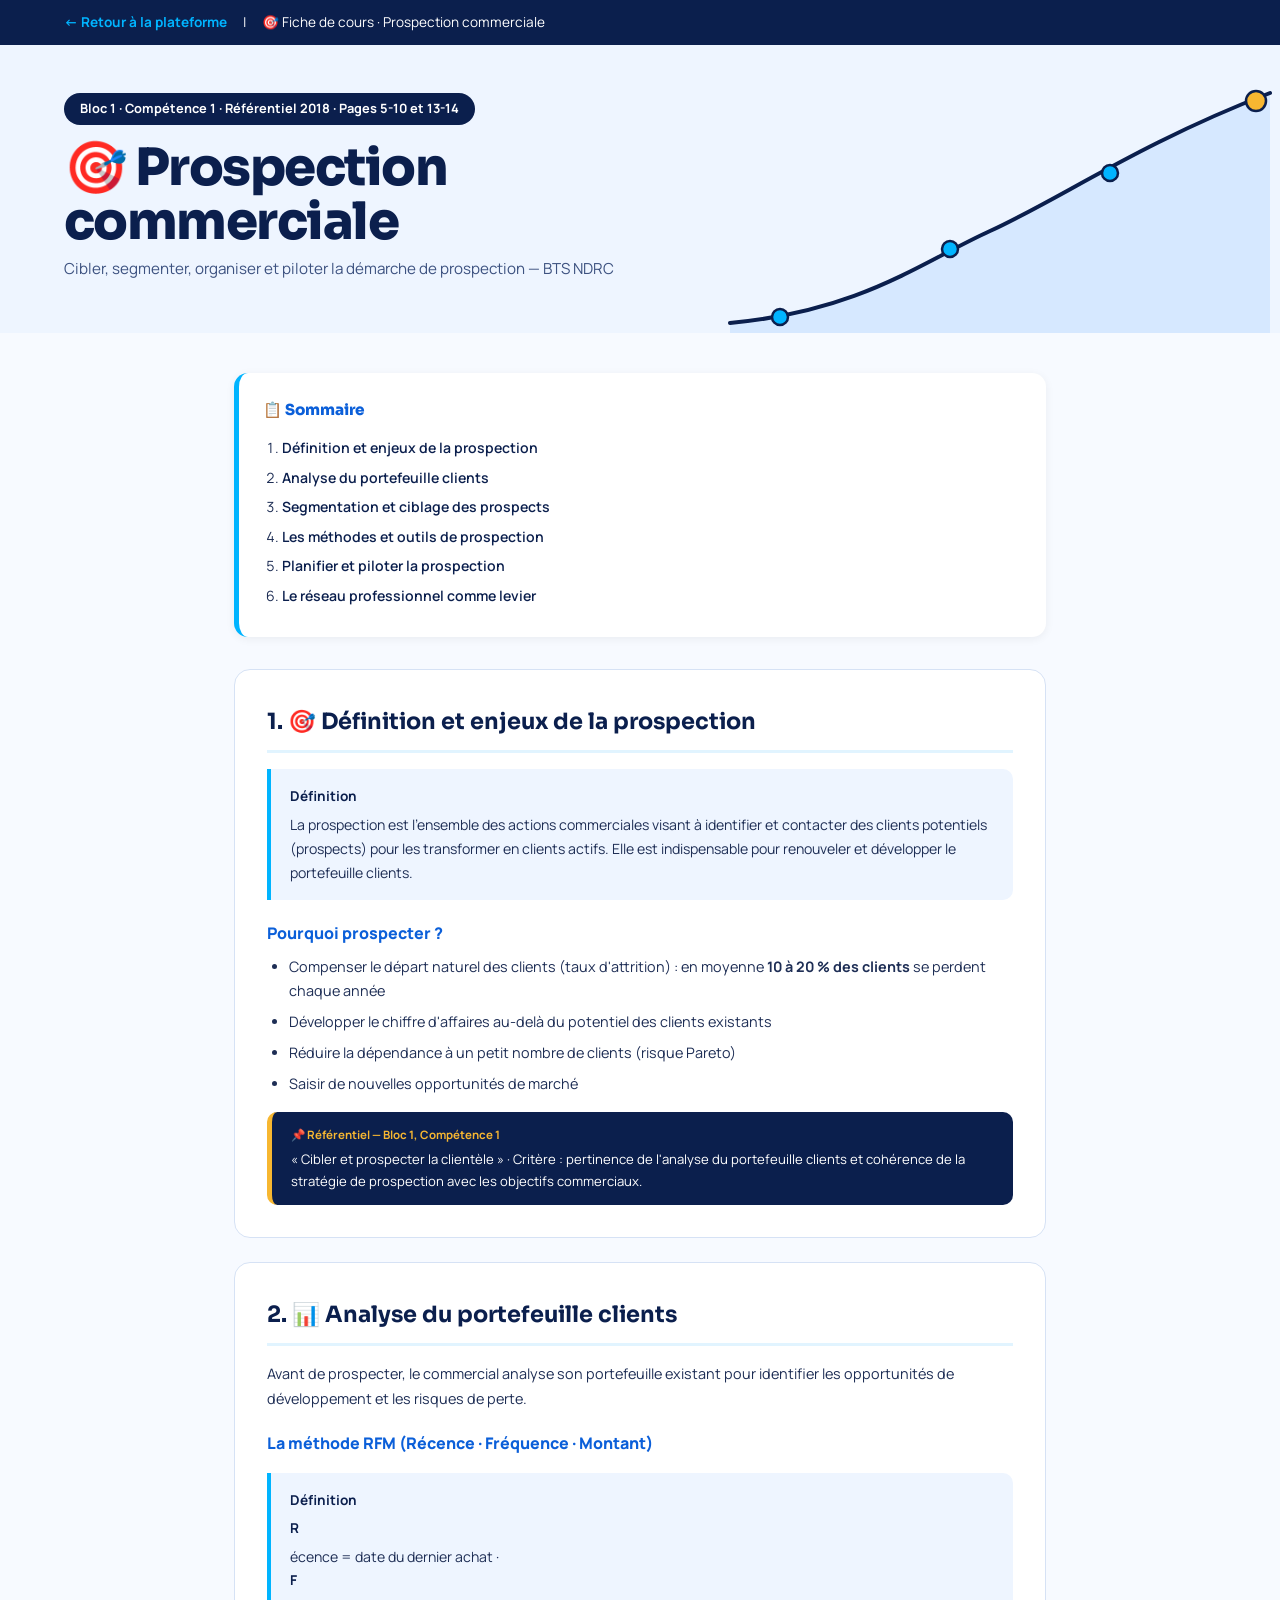
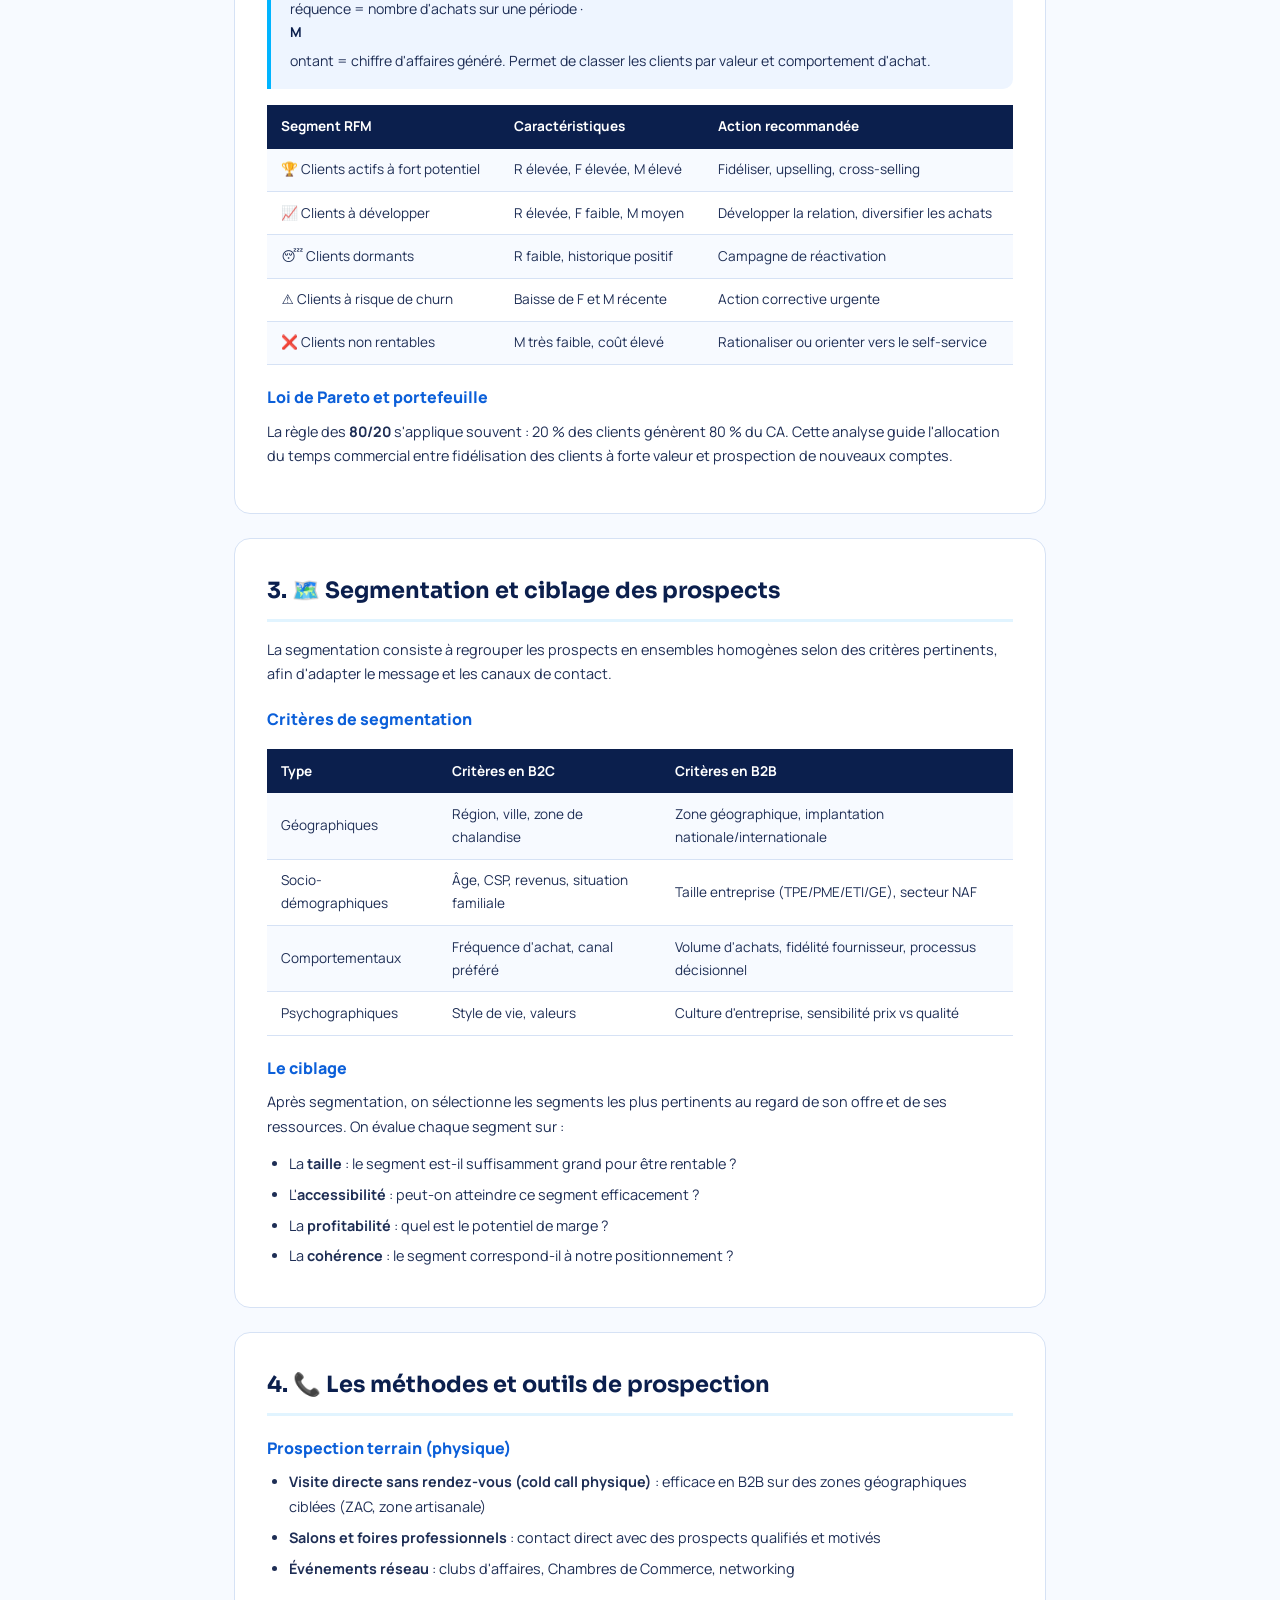
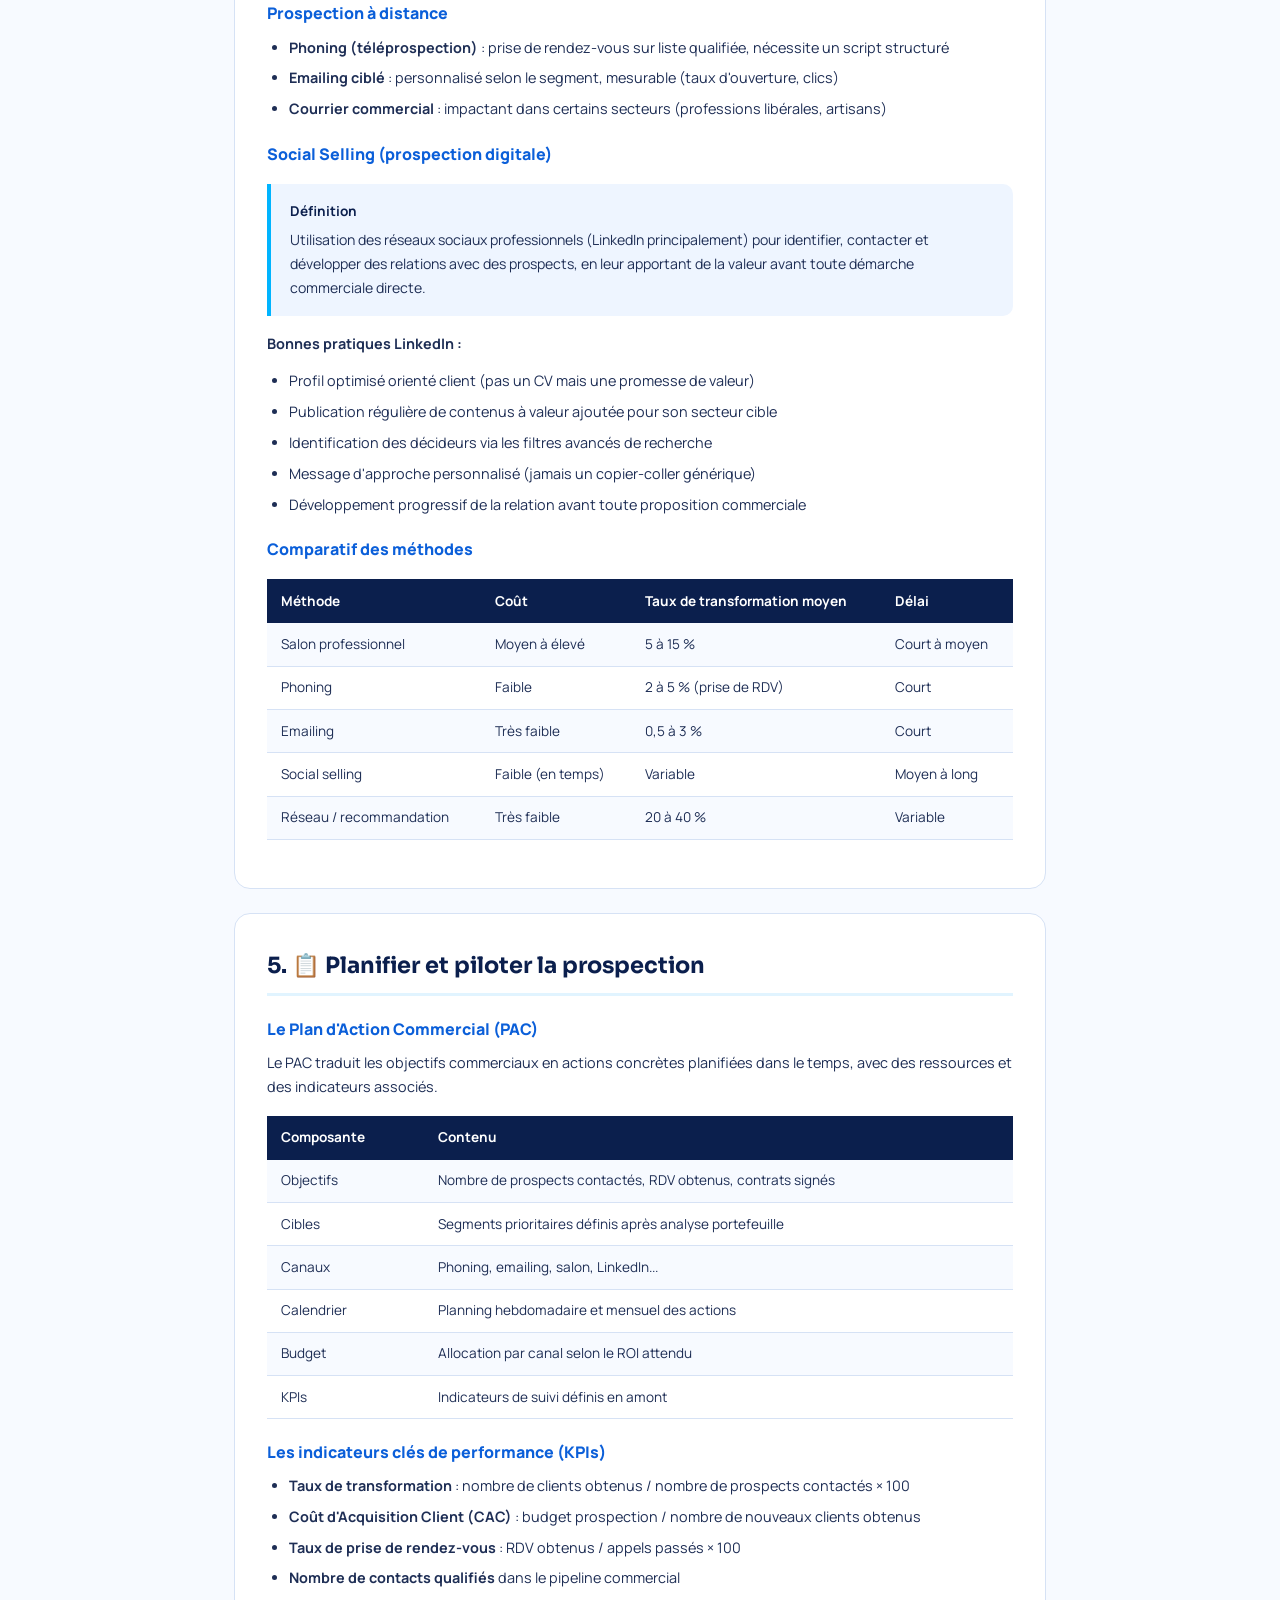
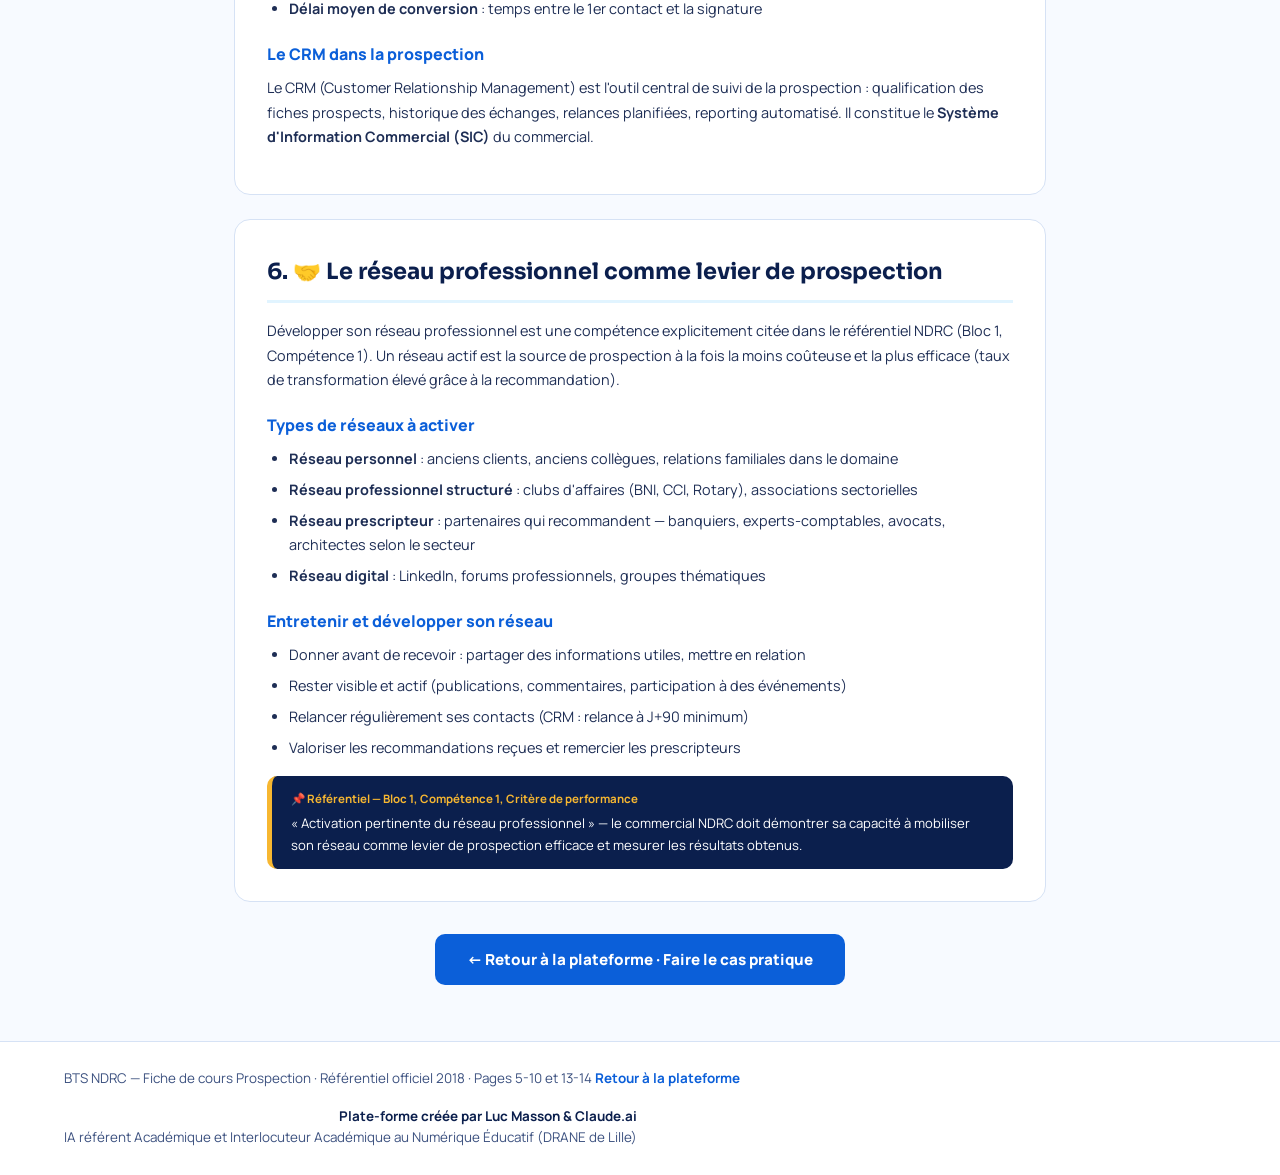
<file: fiche-prospection.html>
<!DOCTYPE html>
<html lang="fr">
<head>
<meta charset="UTF-8">
<meta name="viewport" content="width=device-width, initial-scale=1.0">
<title>Fiche de cours — Prospection commerciale · BTS NDRC</title>
<link href="https://fonts.googleapis.com/css2?family=Playfair+Display:wght@700;900&family=Nunito:wght@400;600;700;800&display=swap" rel="stylesheet">
<style>
:root{--green:#1a7a4a;--green-light:#2ecc71;--green-pale:#e8f7ef;--orange:#f47c20;--off-white:#f8f9fa;--dark:#1a1a2e;--text:#2d3748;--grey:#6c757d;--grey-light:#e9ecef;}
*{margin:0;padding:0;box-sizing:border-box;}
body{font-family:'Nunito',sans-serif;background:var(--off-white);color:var(--text);line-height:1.7;}
.top-bar{background:var(--green);color:white;padding:0.5rem 2rem;font-size:0.75rem;display:flex;align-items:center;gap:1rem;}
.top-bar a{color:rgba(255,255,255,0.8);text-decoration:none;font-weight:700;}
.top-bar a:hover{color:white;}
header{background:linear-gradient(135deg,var(--green) 0%,#0f5132 100%);color:white;padding:3rem 2rem;text-align:center;}
header .badge{display:inline-block;background:rgba(244,124,32,0.9);color:white;font-size:0.65rem;font-weight:800;letter-spacing:0.15em;text-transform:uppercase;padding:0.3rem 1rem;border-radius:50px;margin-bottom:1rem;}
header h1{font-family:'Playfair Display',serif;font-size:2.2rem;font-weight:900;margin-bottom:0.5rem;}
header p{opacity:0.85;font-size:0.95rem;max-width:550px;margin:0 auto;}
main{max-width:860px;margin:0 auto;padding:2.5rem 1.5rem;}
.toc{background:white;border-radius:14px;padding:1.5rem;margin-bottom:2rem;border-left:4px solid var(--green);box-shadow:0 2px 10px rgba(0,0,0,0.06);}
.toc h2{font-size:0.75rem;font-weight:800;letter-spacing:0.15em;text-transform:uppercase;color:var(--green);margin-bottom:0.8rem;}
.toc ol{padding-left:1.2rem;}
.toc ol li{font-size:0.88rem;margin-bottom:0.35rem;}
.toc ol li a{color:var(--dark);text-decoration:none;font-weight:600;}
.toc ol li a:hover{color:var(--green);}
.section{background:white;border-radius:14px;padding:2rem;margin-bottom:1.5rem;box-shadow:0 2px 10px rgba(0,0,0,0.06);}
.section h2{font-family:'Playfair Display',serif;font-size:1.35rem;color:var(--dark);margin-bottom:1rem;padding-bottom:0.6rem;border-bottom:2px solid var(--green-pale);display:flex;align-items:center;gap:0.5rem;}
.section h3{font-size:1rem;font-weight:800;color:var(--green);margin:1.2rem 0 0.5rem;}
.section p{font-size:0.9rem;margin-bottom:0.8rem;}
.section ul, .section ol{padding-left:1.4rem;font-size:0.9rem;}
.section ul li, .section ol li{margin-bottom:0.4rem;}
.def-box{background:var(--green-pale);border-left:4px solid var(--green);border-radius:0 10px 10px 0;padding:1rem 1.2rem;margin:1rem 0;font-size:0.88rem;}
.def-box strong{color:var(--green);font-size:0.75rem;letter-spacing:0.1em;text-transform:uppercase;display:block;margin-bottom:0.3rem;}
.table-wrap{overflow-x:auto;margin:1rem 0;}
table{width:100%;border-collapse:collapse;font-size:0.85rem;}
th{background:var(--green);color:white;padding:0.65rem 0.9rem;text-align:left;font-weight:700;}
td{padding:0.6rem 0.9rem;border-bottom:1px solid var(--grey-light);}
tr:nth-child(even) td{background:var(--off-white);}
.tag{display:inline-block;background:var(--green-pale);color:var(--green);border-radius:50px;padding:0.15rem 0.6rem;font-size:0.72rem;font-weight:700;margin:0.15rem;}
.ref-badge{background:linear-gradient(135deg,var(--green),#0f5132);color:white;border-radius:10px;padding:0.8rem 1.2rem;font-size:0.82rem;margin-top:1rem;}
.ref-badge strong{display:block;font-size:0.72rem;letter-spacing:0.1em;text-transform:uppercase;opacity:0.8;margin-bottom:0.2rem;}
footer{text-align:center;padding:2rem;font-size:0.78rem;color:var(--grey);border-top:1px solid var(--grey-light);margin-top:1rem;}
</style>
<link rel="preconnect" href="https://fonts.googleapis.com">
<link rel="preconnect" href="https://fonts.gstatic.com" crossorigin>
<link href="https://fonts.googleapis.com/css2?family=Sora:wght@500;600;700;800&family=Manrope:wght@400;500;600;700;800&display=swap" rel="stylesheet">
<link rel="stylesheet" href="theme-ndrc.css">
</head>
<body class="page-fiche">
<div class="top-bar">
  <a href="index.html">← Retour à la plateforme</a>
  <span>|</span>
  <span>🎯 Fiche de cours · Prospection commerciale</span>
</div>

<header>
  <div class="badge">Bloc 1 · Compétence 1 · Référentiel 2018 · Pages 5-10 et 13-14</div>
  <h1>🎯 Prospection commerciale</h1>
  <p>Cibler, segmenter, organiser et piloter la démarche de prospection — BTS NDRC</p>
</header>

<main>
  <nav class="toc">
    <h2>📋 Sommaire</h2>
    <ol>
      <li><a href="#s1">Définition et enjeux de la prospection</a></li>
      <li><a href="#s2">Analyse du portefeuille clients</a></li>
      <li><a href="#s3">Segmentation et ciblage des prospects</a></li>
      <li><a href="#s4">Les méthodes et outils de prospection</a></li>
      <li><a href="#s5">Planifier et piloter la prospection</a></li>
      <li><a href="#s6">Le réseau professionnel comme levier</a></li>
    </ol>
  </nav>

  <div class="section" id="s1">
    <h2>1. 🎯 Définition et enjeux de la prospection</h2>
    <div class="def-box"><strong>Définition</strong>La prospection est l'ensemble des actions commerciales visant à identifier et contacter des clients potentiels (prospects) pour les transformer en clients actifs. Elle est indispensable pour renouveler et développer le portefeuille clients.</div>
    <h3>Pourquoi prospecter ?</h3>
    <ul>
      <li>Compenser le départ naturel des clients (taux d'attrition) : en moyenne <strong>10 à 20 % des clients</strong> se perdent chaque année</li>
      <li>Développer le chiffre d'affaires au-delà du potentiel des clients existants</li>
      <li>Réduire la dépendance à un petit nombre de clients (risque Pareto)</li>
      <li>Saisir de nouvelles opportunités de marché</li>
    </ul>
    <div class="ref-badge"><strong>📌 Référentiel — Bloc 1, Compétence 1</strong>« Cibler et prospecter la clientèle » · Critère : pertinence de l'analyse du portefeuille clients et cohérence de la stratégie de prospection avec les objectifs commerciaux.</div>
  </div>

  <div class="section" id="s2">
    <h2>2. 📊 Analyse du portefeuille clients</h2>
    <p>Avant de prospecter, le commercial analyse son portefeuille existant pour identifier les opportunités de développement et les risques de perte.</p>
    <h3>La méthode RFM (Récence · Fréquence · Montant)</h3>
    <div class="def-box"><strong>Définition</strong><strong>R</strong>écence = date du dernier achat · <strong>F</strong>réquence = nombre d'achats sur une période · <strong>M</strong>ontant = chiffre d'affaires généré. Permet de classer les clients par valeur et comportement d'achat.</div>
    <div class="table-wrap">
      <table>
        <tr><th>Segment RFM</th><th>Caractéristiques</th><th>Action recommandée</th></tr>
        <tr><td>🏆 Clients actifs à fort potentiel</td><td>R élevée, F élevée, M élevé</td><td>Fidéliser, upselling, cross-selling</td></tr>
        <tr><td>📈 Clients à développer</td><td>R élevée, F faible, M moyen</td><td>Développer la relation, diversifier les achats</td></tr>
        <tr><td>😴 Clients dormants</td><td>R faible, historique positif</td><td>Campagne de réactivation</td></tr>
        <tr><td>⚠️ Clients à risque de churn</td><td>Baisse de F et M récente</td><td>Action corrective urgente</td></tr>
        <tr><td>❌ Clients non rentables</td><td>M très faible, coût élevé</td><td>Rationaliser ou orienter vers le self-service</td></tr>
      </table>
    </div>
    <h3>Loi de Pareto et portefeuille</h3>
    <p>La règle des <strong>80/20</strong> s'applique souvent : 20 % des clients génèrent 80 % du CA. Cette analyse guide l'allocation du temps commercial entre fidélisation des clients à forte valeur et prospection de nouveaux comptes.</p>
  </div>

  <div class="section" id="s3">
    <h2>3. 🗺️ Segmentation et ciblage des prospects</h2>
    <p>La segmentation consiste à regrouper les prospects en ensembles homogènes selon des critères pertinents, afin d'adapter le message et les canaux de contact.</p>
    <h3>Critères de segmentation</h3>
    <div class="table-wrap">
      <table>
        <tr><th>Type</th><th>Critères en B2C</th><th>Critères en B2B</th></tr>
        <tr><td>Géographiques</td><td>Région, ville, zone de chalandise</td><td>Zone géographique, implantation nationale/internationale</td></tr>
        <tr><td>Socio-démographiques</td><td>Âge, CSP, revenus, situation familiale</td><td>Taille entreprise (TPE/PME/ETI/GE), secteur NAF</td></tr>
        <tr><td>Comportementaux</td><td>Fréquence d'achat, canal préféré</td><td>Volume d'achats, fidélité fournisseur, processus décisionnel</td></tr>
        <tr><td>Psychographiques</td><td>Style de vie, valeurs</td><td>Culture d'entreprise, sensibilité prix vs qualité</td></tr>
      </table>
    </div>
    <h3>Le ciblage</h3>
    <p>Après segmentation, on sélectionne les segments les plus pertinents au regard de son offre et de ses ressources. On évalue chaque segment sur :</p>
    <ul>
      <li>La <strong>taille</strong> : le segment est-il suffisamment grand pour être rentable ?</li>
      <li>L'<strong>accessibilité</strong> : peut-on atteindre ce segment efficacement ?</li>
      <li>La <strong>profitabilité</strong> : quel est le potentiel de marge ?</li>
      <li>La <strong>cohérence</strong> : le segment correspond-il à notre positionnement ?</li>
    </ul>
  </div>

  <div class="section" id="s4">
    <h2>4. 📞 Les méthodes et outils de prospection</h2>
    <h3>Prospection terrain (physique)</h3>
    <ul>
      <li><strong>Visite directe sans rendez-vous (cold call physique)</strong> : efficace en B2B sur des zones géographiques ciblées (ZAC, zone artisanale)</li>
      <li><strong>Salons et foires professionnels</strong> : contact direct avec des prospects qualifiés et motivés</li>
      <li><strong>Événements réseau</strong> : clubs d'affaires, Chambres de Commerce, networking</li>
    </ul>
    <h3>Prospection à distance</h3>
    <ul>
      <li><strong>Phoning (téléprospection)</strong> : prise de rendez-vous sur liste qualifiée, nécessite un script structuré</li>
      <li><strong>Emailing ciblé</strong> : personnalisé selon le segment, mesurable (taux d'ouverture, clics)</li>
      <li><strong>Courrier commercial</strong> : impactant dans certains secteurs (professions libérales, artisans)</li>
    </ul>
    <h3>Social Selling (prospection digitale)</h3>
    <div class="def-box"><strong>Définition</strong>Utilisation des réseaux sociaux professionnels (LinkedIn principalement) pour identifier, contacter et développer des relations avec des prospects, en leur apportant de la valeur avant toute démarche commerciale directe.</div>
    <p><strong>Bonnes pratiques LinkedIn :</strong></p>
    <ul>
      <li>Profil optimisé orienté client (pas un CV mais une promesse de valeur)</li>
      <li>Publication régulière de contenus à valeur ajoutée pour son secteur cible</li>
      <li>Identification des décideurs via les filtres avancés de recherche</li>
      <li>Message d'approche personnalisé (jamais un copier-coller générique)</li>
      <li>Développement progressif de la relation avant toute proposition commerciale</li>
    </ul>
    <h3>Comparatif des méthodes</h3>
    <div class="table-wrap">
      <table>
        <tr><th>Méthode</th><th>Coût</th><th>Taux de transformation moyen</th><th>Délai</th></tr>
        <tr><td>Salon professionnel</td><td>Moyen à élevé</td><td>5 à 15 %</td><td>Court à moyen</td></tr>
        <tr><td>Phoning</td><td>Faible</td><td>2 à 5 % (prise de RDV)</td><td>Court</td></tr>
        <tr><td>Emailing</td><td>Très faible</td><td>0,5 à 3 %</td><td>Court</td></tr>
        <tr><td>Social selling</td><td>Faible (en temps)</td><td>Variable</td><td>Moyen à long</td></tr>
        <tr><td>Réseau / recommandation</td><td>Très faible</td><td>20 à 40 %</td><td>Variable</td></tr>
      </table>
    </div>
  </div>

  <div class="section" id="s5">
    <h2>5. 📋 Planifier et piloter la prospection</h2>
    <h3>Le Plan d'Action Commercial (PAC)</h3>
    <p>Le PAC traduit les objectifs commerciaux en actions concrètes planifiées dans le temps, avec des ressources et des indicateurs associés.</p>
    <div class="table-wrap">
      <table>
        <tr><th>Composante</th><th>Contenu</th></tr>
        <tr><td>Objectifs</td><td>Nombre de prospects contactés, RDV obtenus, contrats signés</td></tr>
        <tr><td>Cibles</td><td>Segments prioritaires définis après analyse portefeuille</td></tr>
        <tr><td>Canaux</td><td>Phoning, emailing, salon, LinkedIn...</td></tr>
        <tr><td>Calendrier</td><td>Planning hebdomadaire et mensuel des actions</td></tr>
        <tr><td>Budget</td><td>Allocation par canal selon le ROI attendu</td></tr>
        <tr><td>KPIs</td><td>Indicateurs de suivi définis en amont</td></tr>
      </table>
    </div>
    <h3>Les indicateurs clés de performance (KPIs)</h3>
    <ul>
      <li><strong>Taux de transformation</strong> : nombre de clients obtenus / nombre de prospects contactés × 100</li>
      <li><strong>Coût d'Acquisition Client (CAC)</strong> : budget prospection / nombre de nouveaux clients obtenus</li>
      <li><strong>Taux de prise de rendez-vous</strong> : RDV obtenus / appels passés × 100</li>
      <li><strong>Nombre de contacts qualifiés</strong> dans le pipeline commercial</li>
      <li><strong>Délai moyen de conversion</strong> : temps entre le 1er contact et la signature</li>
    </ul>
    <h3>Le CRM dans la prospection</h3>
    <p>Le CRM (Customer Relationship Management) est l'outil central de suivi de la prospection : qualification des fiches prospects, historique des échanges, relances planifiées, reporting automatisé. Il constitue le <strong>Système d'Information Commercial (SIC)</strong> du commercial.</p>
  </div>

  <div class="section" id="s6">
    <h2>6. 🤝 Le réseau professionnel comme levier de prospection</h2>
    <p>Développer son réseau professionnel est une compétence explicitement citée dans le référentiel NDRC (Bloc 1, Compétence 1). Un réseau actif est la source de prospection à la fois la moins coûteuse et la plus efficace (taux de transformation élevé grâce à la recommandation).</p>
    <h3>Types de réseaux à activer</h3>
    <ul>
      <li><strong>Réseau personnel</strong> : anciens clients, anciens collègues, relations familiales dans le domaine</li>
      <li><strong>Réseau professionnel structuré</strong> : clubs d'affaires (BNI, CCI, Rotary), associations sectorielles</li>
      <li><strong>Réseau prescripteur</strong> : partenaires qui recommandent — banquiers, experts-comptables, avocats, architectes selon le secteur</li>
      <li><strong>Réseau digital</strong> : LinkedIn, forums professionnels, groupes thématiques</li>
    </ul>
    <h3>Entretenir et développer son réseau</h3>
    <ul>
      <li>Donner avant de recevoir : partager des informations utiles, mettre en relation</li>
      <li>Rester visible et actif (publications, commentaires, participation à des événements)</li>
      <li>Relancer régulièrement ses contacts (CRM : relance à J+90 minimum)</li>
      <li>Valoriser les recommandations reçues et remercier les prescripteurs</li>
    </ul>
    <div class="ref-badge"><strong>📌 Référentiel — Bloc 1, Compétence 1, Critère de performance</strong>« Activation pertinente du réseau professionnel » — le commercial NDRC doit démontrer sa capacité à mobiliser son réseau comme levier de prospection efficace et mesurer les résultats obtenus.</div>
  </div>

  <div style="text-align:center;margin-top:2rem;">
    <a href="index.html" style="display:inline-block;background:var(--green);color:white;padding:0.8rem 2rem;border-radius:10px;text-decoration:none;font-weight:800;font-size:0.95rem;">← Retour à la plateforme · Faire le cas pratique</a>
  </div>
</main>
<footer class="ndrc-foot">
  <p>BTS NDRC — Fiche de cours Prospection · Référentiel officiel 2018 · Pages 5-10 et 13-14 <a href="index.html">Retour à la plateforme</a></p>
  <p class="ndrc-foot-credit"><b>Plate-forme créée par Luc Masson &amp; Claude.ai</b><br>IA référent Académique et Interlocuteur Académique au Numérique Éducatif (DRANE de Lille)</p>
</footer>
</body>
</html>
</file>
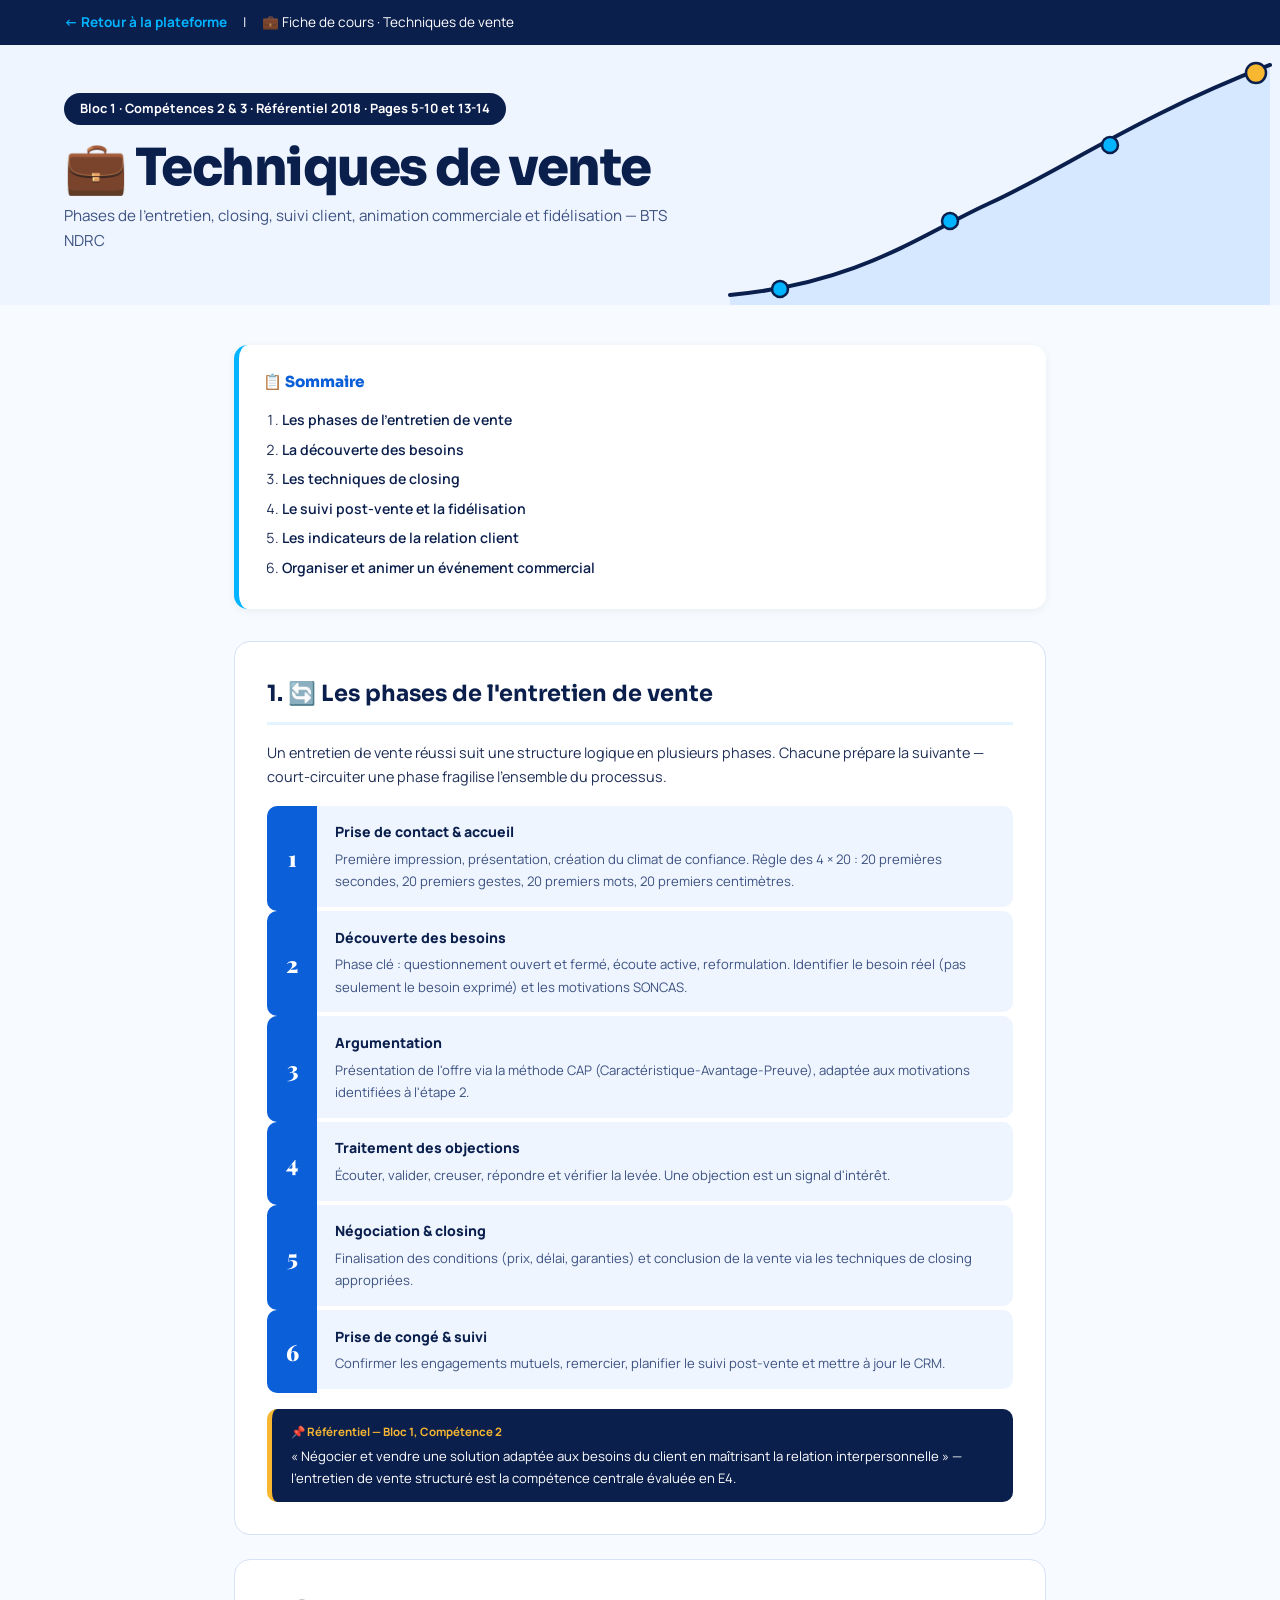
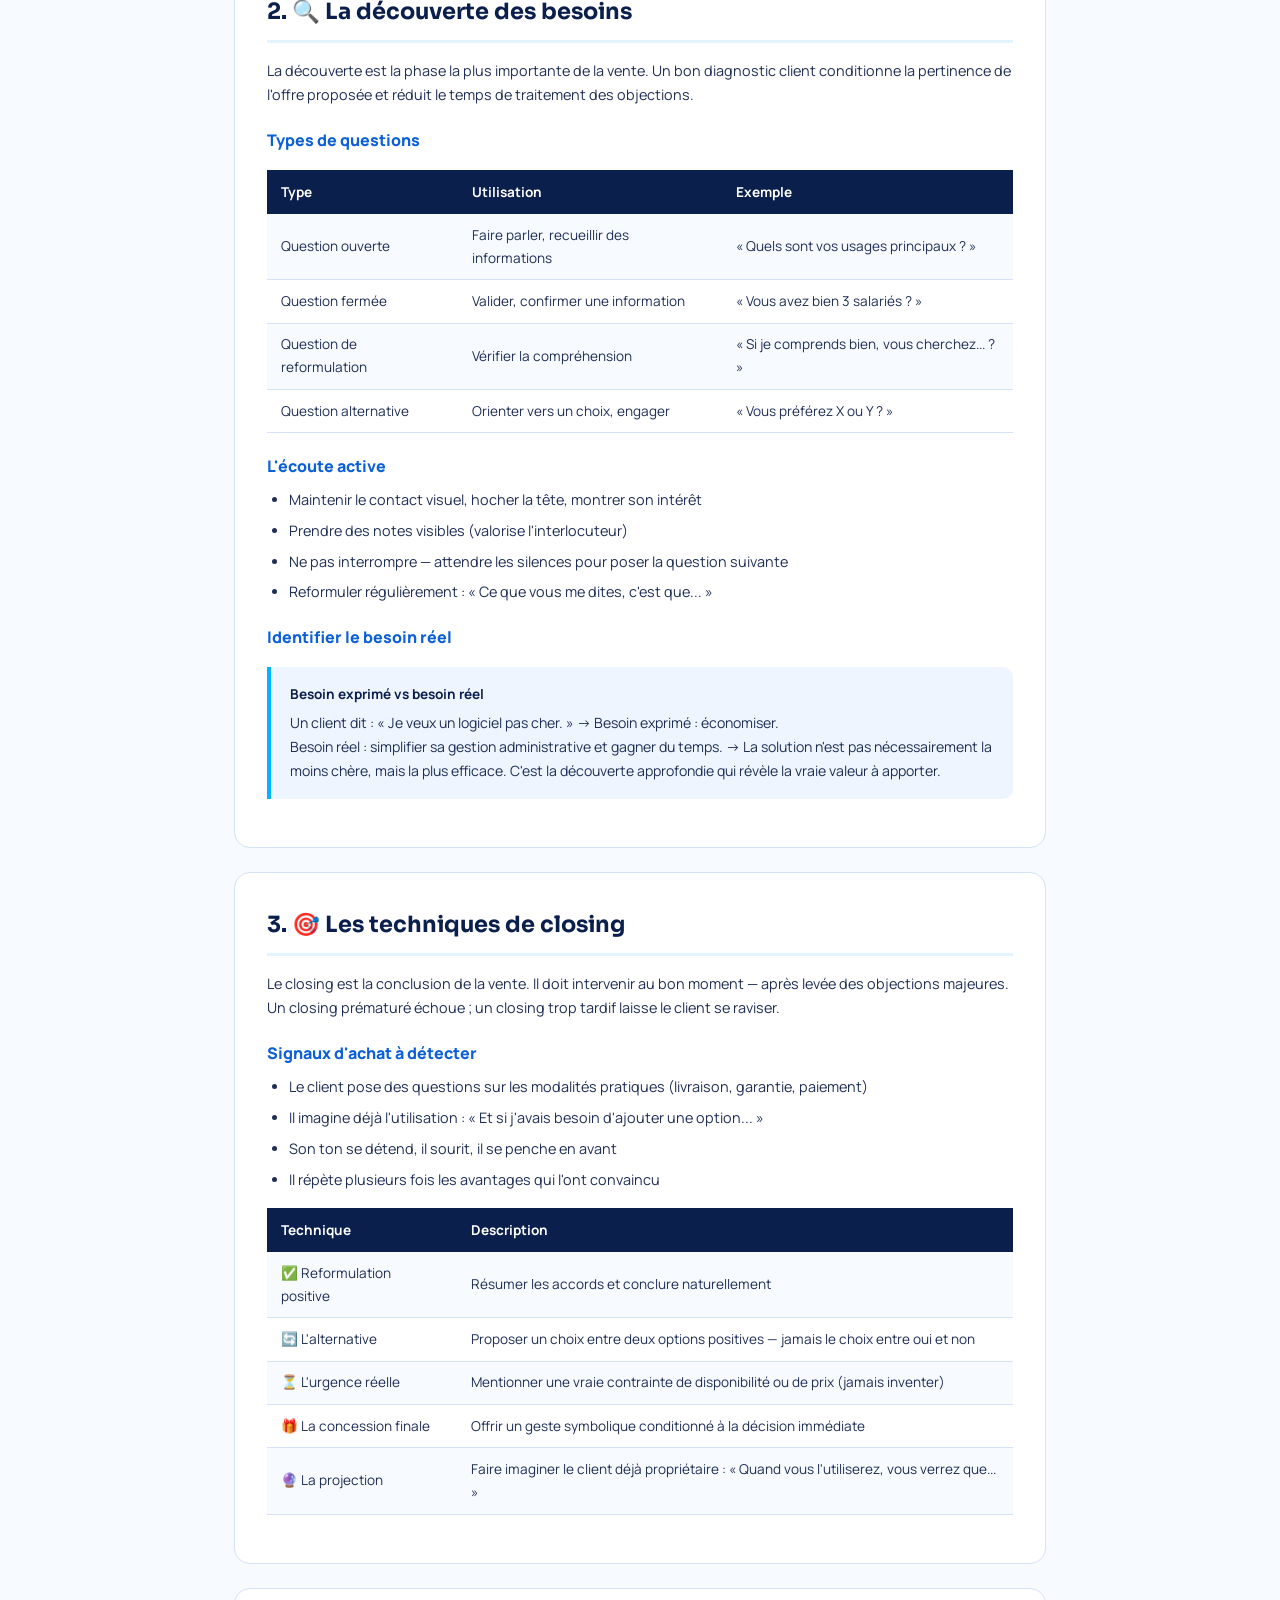
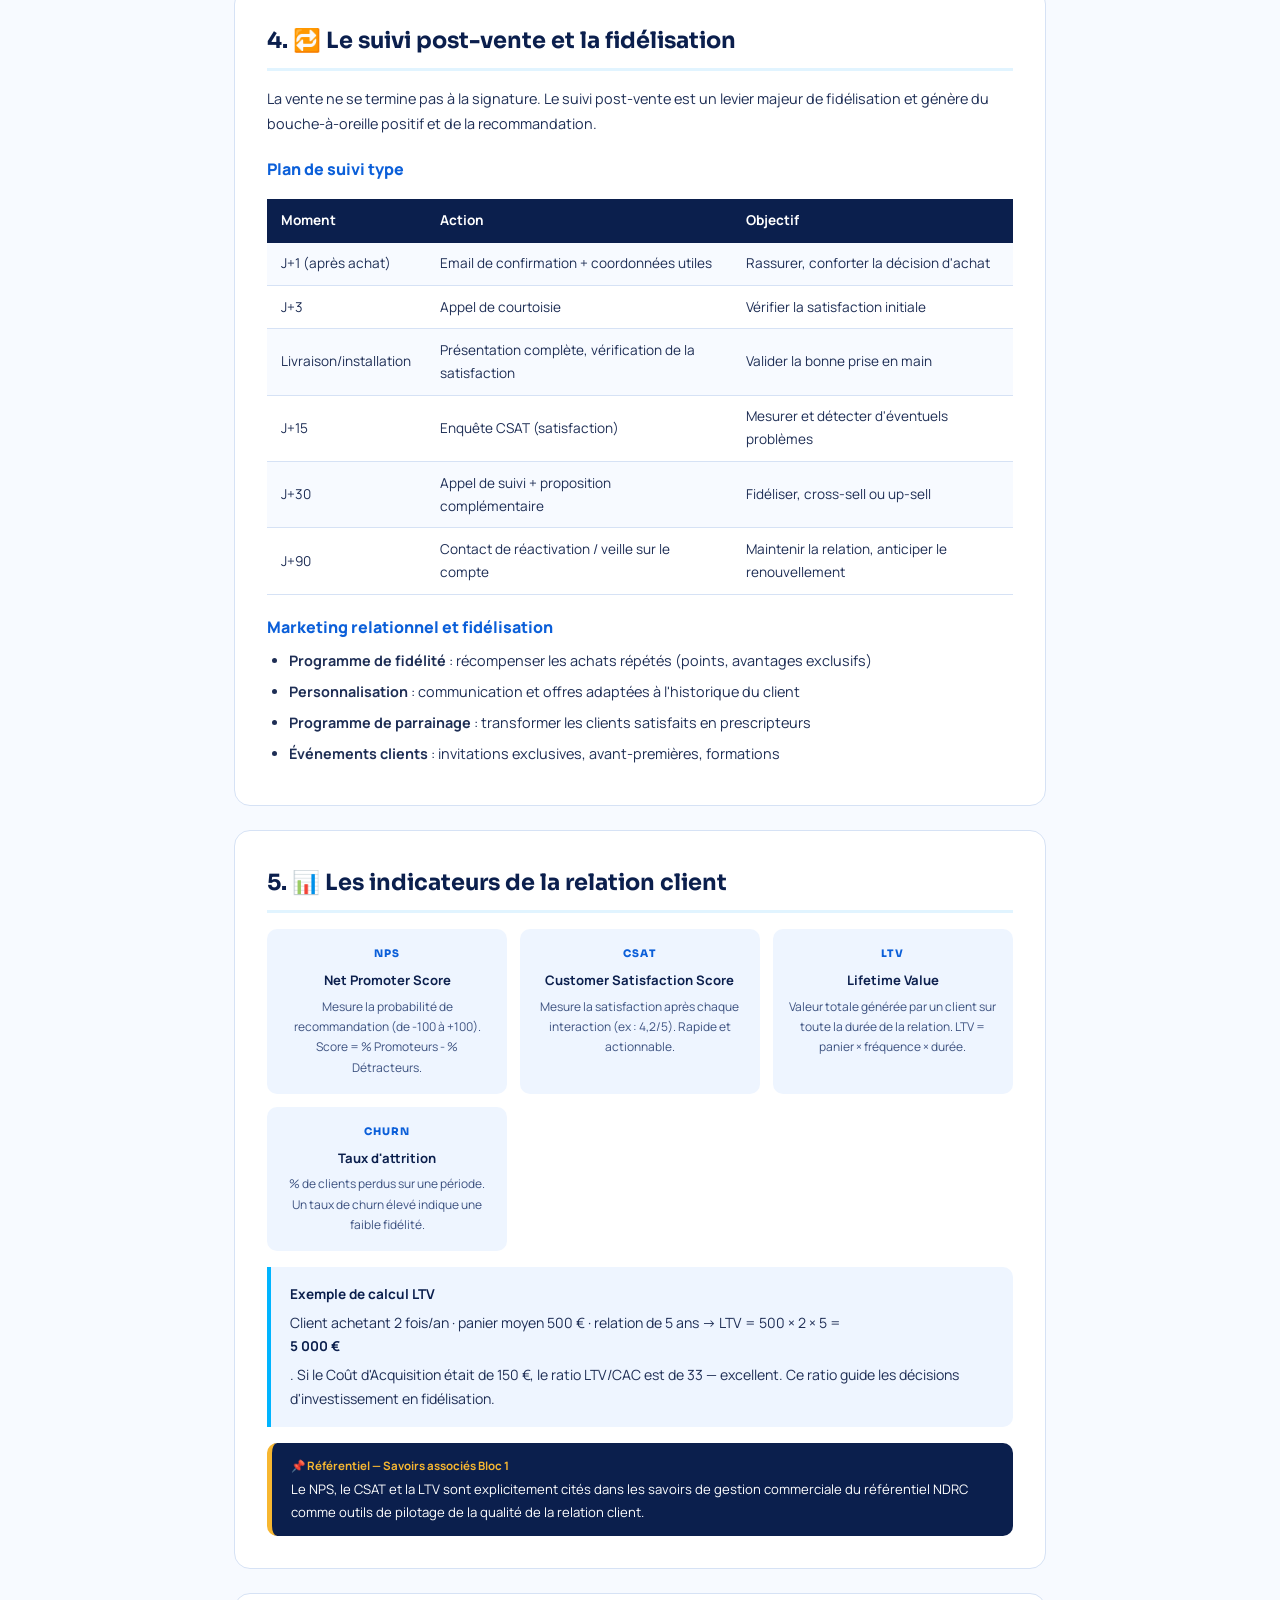
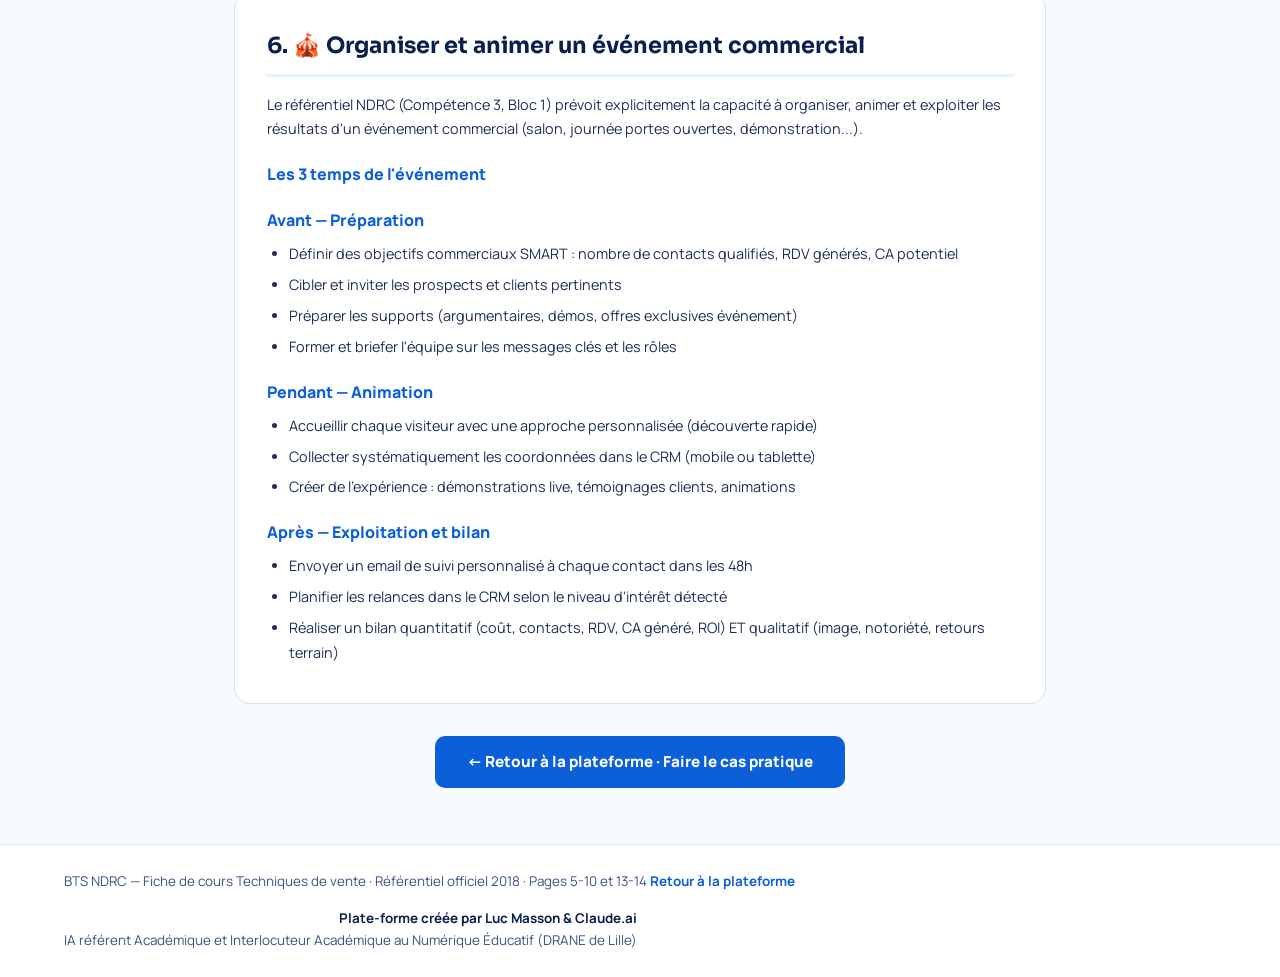
<file: fiche-vente.html>
<!DOCTYPE html>
<html lang="fr">
<head>
<meta charset="UTF-8">
<meta name="viewport" content="width=device-width, initial-scale=1.0">
<title>Fiche de cours — Techniques de vente · BTS NDRC</title>
<link href="https://fonts.googleapis.com/css2?family=Playfair+Display:wght@700;900&family=Nunito:wght@400;600;700;800&display=swap" rel="stylesheet">
<style>
:root{--teal:#0891b2;--teal-light:#38bdf8;--teal-pale:#e0f2fe;--orange:#f47c20;--off-white:#f8f9fa;--dark:#1a1a2e;--text:#2d3748;--grey:#6c757d;--grey-light:#e9ecef;}
*{margin:0;padding:0;box-sizing:border-box;}
body{font-family:'Nunito',sans-serif;background:var(--off-white);color:var(--text);line-height:1.7;}
.top-bar{background:var(--teal);color:white;padding:0.5rem 2rem;font-size:0.75rem;display:flex;align-items:center;gap:1rem;}
.top-bar a{color:rgba(255,255,255,0.85);text-decoration:none;font-weight:700;}
.top-bar a:hover{color:white;}
header{background:linear-gradient(135deg,var(--teal) 0%,#065970 100%);color:white;padding:3rem 2rem;text-align:center;}
header .badge{display:inline-block;background:rgba(244,124,32,0.9);color:white;font-size:0.65rem;font-weight:800;letter-spacing:0.15em;text-transform:uppercase;padding:0.3rem 1rem;border-radius:50px;margin-bottom:1rem;}
header h1{font-family:'Playfair Display',serif;font-size:2.2rem;font-weight:900;margin-bottom:0.5rem;}
header p{opacity:0.9;font-size:0.95rem;max-width:550px;margin:0 auto;}
main{max-width:860px;margin:0 auto;padding:2.5rem 1.5rem;}
.toc{background:white;border-radius:14px;padding:1.5rem;margin-bottom:2rem;border-left:4px solid var(--teal);box-shadow:0 2px 10px rgba(0,0,0,0.06);}
.toc h2{font-size:0.75rem;font-weight:800;letter-spacing:0.15em;text-transform:uppercase;color:var(--teal);margin-bottom:0.8rem;}
.toc ol{padding-left:1.2rem;}
.toc ol li{font-size:0.88rem;margin-bottom:0.35rem;}
.toc ol li a{color:var(--dark);text-decoration:none;font-weight:600;}
.toc ol li a:hover{color:var(--teal);}
.section{background:white;border-radius:14px;padding:2rem;margin-bottom:1.5rem;box-shadow:0 2px 10px rgba(0,0,0,0.06);}
.section h2{font-family:'Playfair Display',serif;font-size:1.35rem;color:var(--dark);margin-bottom:1rem;padding-bottom:0.6rem;border-bottom:2px solid var(--teal-pale);}
.section h3{font-size:1rem;font-weight:800;color:var(--teal);margin:1.2rem 0 0.5rem;}
.section p{font-size:0.9rem;margin-bottom:0.8rem;}
.section ul,.section ol{padding-left:1.4rem;font-size:0.9rem;}
.section ul li,.section ol li{margin-bottom:0.4rem;}
.def-box{background:var(--teal-pale);border-left:4px solid var(--teal);border-radius:0 10px 10px 0;padding:1rem 1.2rem;margin:1rem 0;font-size:0.88rem;}
.def-box strong{color:var(--teal);font-size:0.72rem;letter-spacing:0.1em;text-transform:uppercase;display:block;margin-bottom:0.3rem;}
.phases{display:flex;flex-direction:column;gap:0;margin:1rem 0;}
.phase-item{display:flex;align-items:stretch;gap:0;}
.phase-num{width:50px;min-width:50px;background:var(--teal);color:white;display:flex;align-items:center;justify-content:center;font-family:'Playfair Display',serif;font-size:1.4rem;font-weight:900;border-radius:10px 0 0 10px;}
.phase-num.last{border-radius:10px 0 0 10px;}
.phase-content{flex:1;background:var(--teal-pale);border-radius:0 10px 10px 0;padding:0.9rem 1.1rem;margin-bottom:4px;}
.phase-content h4{font-size:0.88rem;font-weight:800;color:var(--dark);margin-bottom:0.25rem;}
.phase-content p{font-size:0.82rem;color:var(--grey);margin:0;}
.table-wrap{overflow-x:auto;margin:1rem 0;}
table{width:100%;border-collapse:collapse;font-size:0.85rem;}
th{background:var(--teal);color:white;padding:0.65rem 0.9rem;text-align:left;font-weight:700;}
td{padding:0.6rem 0.9rem;border-bottom:1px solid var(--grey-light);}
tr:nth-child(even) td{background:var(--off-white);}
.kpi-grid{display:grid;grid-template-columns:repeat(auto-fit,minmax(180px,1fr));gap:0.8rem;margin:1rem 0;}
.kpi-card{background:var(--teal-pale);border-radius:10px;padding:1rem;text-align:center;}
.kpi-card .kpi-label{font-size:0.65rem;font-weight:800;letter-spacing:0.1em;text-transform:uppercase;color:var(--teal);margin-bottom:0.4rem;}
.kpi-card .kpi-name{font-size:0.82rem;font-weight:700;color:var(--dark);margin-bottom:0.3rem;}
.kpi-card .kpi-desc{font-size:0.75rem;color:var(--grey);}
.ref-badge{background:linear-gradient(135deg,var(--teal),#065970);color:white;border-radius:10px;padding:0.8rem 1.2rem;font-size:0.82rem;margin-top:1rem;}
.ref-badge strong{display:block;font-size:0.72rem;letter-spacing:0.1em;text-transform:uppercase;opacity:0.8;margin-bottom:0.2rem;}
footer{text-align:center;padding:2rem;font-size:0.78rem;color:var(--grey);border-top:1px solid var(--grey-light);margin-top:1rem;}
</style>
<link rel="preconnect" href="https://fonts.googleapis.com">
<link rel="preconnect" href="https://fonts.gstatic.com" crossorigin>
<link href="https://fonts.googleapis.com/css2?family=Sora:wght@500;600;700;800&family=Manrope:wght@400;500;600;700;800&display=swap" rel="stylesheet">
<link rel="stylesheet" href="theme-ndrc.css">
</head>
<body class="page-fiche">
<div class="top-bar">
  <a href="index.html">← Retour à la plateforme</a>
  <span>|</span>
  <span>💼 Fiche de cours · Techniques de vente</span>
</div>

<header>
  <div class="badge">Bloc 1 · Compétences 2 &amp; 3 · Référentiel 2018 · Pages 5-10 et 13-14</div>
  <h1>💼 Techniques de vente</h1>
  <p>Phases de l'entretien, closing, suivi client, animation commerciale et fidélisation — BTS NDRC</p>
</header>

<main>
  <nav class="toc">
    <h2>📋 Sommaire</h2>
    <ol>
      <li><a href="#s1">Les phases de l'entretien de vente</a></li>
      <li><a href="#s2">La découverte des besoins</a></li>
      <li><a href="#s3">Les techniques de closing</a></li>
      <li><a href="#s4">Le suivi post-vente et la fidélisation</a></li>
      <li><a href="#s5">Les indicateurs de la relation client</a></li>
      <li><a href="#s6">Organiser et animer un événement commercial</a></li>
    </ol>
  </nav>

  <div class="section" id="s1">
    <h2>1. 🔄 Les phases de l'entretien de vente</h2>
    <p>Un entretien de vente réussi suit une structure logique en plusieurs phases. Chacune prépare la suivante — court-circuiter une phase fragilise l'ensemble du processus.</p>
    <div class="phases">
      <div class="phase-item"><div class="phase-num">1</div><div class="phase-content"><h4>Prise de contact &amp; accueil</h4><p>Première impression, présentation, création du climat de confiance. Règle des 4 × 20 : 20 premières secondes, 20 premiers gestes, 20 premiers mots, 20 premiers centimètres.</p></div></div>
      <div class="phase-item"><div class="phase-num">2</div><div class="phase-content"><h4>Découverte des besoins</h4><p>Phase clé : questionnement ouvert et fermé, écoute active, reformulation. Identifier le besoin réel (pas seulement le besoin exprimé) et les motivations SONCAS.</p></div></div>
      <div class="phase-item"><div class="phase-num">3</div><div class="phase-content"><h4>Argumentation</h4><p>Présentation de l'offre via la méthode CAP (Caractéristique-Avantage-Preuve), adaptée aux motivations identifiées à l'étape 2.</p></div></div>
      <div class="phase-item"><div class="phase-num">4</div><div class="phase-content"><h4>Traitement des objections</h4><p>Écouter, valider, creuser, répondre et vérifier la levée. Une objection est un signal d'intérêt.</p></div></div>
      <div class="phase-item"><div class="phase-num">5</div><div class="phase-content"><h4>Négociation &amp; closing</h4><p>Finalisation des conditions (prix, délai, garanties) et conclusion de la vente via les techniques de closing appropriées.</p></div></div>
      <div class="phase-item"><div class="phase-num">6</div><div class="phase-content"><h4>Prise de congé &amp; suivi</h4><p>Confirmer les engagements mutuels, remercier, planifier le suivi post-vente et mettre à jour le CRM.</p></div></div>
    </div>
    <div class="ref-badge"><strong>📌 Référentiel — Bloc 1, Compétence 2</strong>« Négocier et vendre une solution adaptée aux besoins du client en maîtrisant la relation interpersonnelle » — l'entretien de vente structuré est la compétence centrale évaluée en E4.</div>
  </div>

  <div class="section" id="s2">
    <h2>2. 🔍 La découverte des besoins</h2>
    <p>La découverte est la phase la plus importante de la vente. Un bon diagnostic client conditionne la pertinence de l'offre proposée et réduit le temps de traitement des objections.</p>
    <h3>Types de questions</h3>
    <div class="table-wrap">
      <table>
        <tr><th>Type</th><th>Utilisation</th><th>Exemple</th></tr>
        <tr><td>Question ouverte</td><td>Faire parler, recueillir des informations</td><td>« Quels sont vos usages principaux ? »</td></tr>
        <tr><td>Question fermée</td><td>Valider, confirmer une information</td><td>« Vous avez bien 3 salariés ? »</td></tr>
        <tr><td>Question de reformulation</td><td>Vérifier la compréhension</td><td>« Si je comprends bien, vous cherchez... ? »</td></tr>
        <tr><td>Question alternative</td><td>Orienter vers un choix, engager</td><td>« Vous préférez X ou Y ? »</td></tr>
      </table>
    </div>
    <h3>L'écoute active</h3>
    <ul>
      <li>Maintenir le contact visuel, hocher la tête, montrer son intérêt</li>
      <li>Prendre des notes visibles (valorise l'interlocuteur)</li>
      <li>Ne pas interrompre — attendre les silences pour poser la question suivante</li>
      <li>Reformuler régulièrement : « Ce que vous me dites, c'est que... »</li>
    </ul>
    <h3>Identifier le besoin réel</h3>
    <div class="def-box"><strong>Besoin exprimé vs besoin réel</strong>Un client dit : « Je veux un logiciel pas cher. » → Besoin exprimé : économiser.<br>Besoin réel : simplifier sa gestion administrative et gagner du temps. → La solution n'est pas nécessairement la moins chère, mais la plus efficace. C'est la découverte approfondie qui révèle la vraie valeur à apporter.</div>
  </div>

  <div class="section" id="s3">
    <h2>3. 🎯 Les techniques de closing</h2>
    <p>Le closing est la conclusion de la vente. Il doit intervenir au bon moment — après levée des objections majeures. Un closing prématuré échoue ; un closing trop tardif laisse le client se raviser.</p>
    <h3>Signaux d'achat à détecter</h3>
    <ul>
      <li>Le client pose des questions sur les modalités pratiques (livraison, garantie, paiement)</li>
      <li>Il imagine déjà l'utilisation : « Et si j'avais besoin d'ajouter une option... »</li>
      <li>Son ton se détend, il sourit, il se penche en avant</li>
      <li>Il répète plusieurs fois les avantages qui l'ont convaincu</li>
    </ul>
    <div class="table-wrap">
      <table>
        <tr><th>Technique</th><th>Description</th></tr>
        <tr><td>✅ Reformulation positive</td><td>Résumer les accords et conclure naturellement</td></tr>
        <tr><td>🔄 L'alternative</td><td>Proposer un choix entre deux options positives — jamais le choix entre oui et non</td></tr>
        <tr><td>⏳ L'urgence réelle</td><td>Mentionner une vraie contrainte de disponibilité ou de prix (jamais inventer)</td></tr>
        <tr><td>🎁 La concession finale</td><td>Offrir un geste symbolique conditionné à la décision immédiate</td></tr>
        <tr><td>🔮 La projection</td><td>Faire imaginer le client déjà propriétaire : « Quand vous l'utiliserez, vous verrez que... »</td></tr>
      </table>
    </div>
  </div>

  <div class="section" id="s4">
    <h2>4. 🔁 Le suivi post-vente et la fidélisation</h2>
    <p>La vente ne se termine pas à la signature. Le suivi post-vente est un levier majeur de fidélisation et génère du bouche-à-oreille positif et de la recommandation.</p>
    <h3>Plan de suivi type</h3>
    <div class="table-wrap">
      <table>
        <tr><th>Moment</th><th>Action</th><th>Objectif</th></tr>
        <tr><td>J+1 (après achat)</td><td>Email de confirmation + coordonnées utiles</td><td>Rassurer, conforter la décision d'achat</td></tr>
        <tr><td>J+3</td><td>Appel de courtoisie</td><td>Vérifier la satisfaction initiale</td></tr>
        <tr><td>Livraison/installation</td><td>Présentation complète, vérification de la satisfaction</td><td>Valider la bonne prise en main</td></tr>
        <tr><td>J+15</td><td>Enquête CSAT (satisfaction)</td><td>Mesurer et détecter d'éventuels problèmes</td></tr>
        <tr><td>J+30</td><td>Appel de suivi + proposition complémentaire</td><td>Fidéliser, cross-sell ou up-sell</td></tr>
        <tr><td>J+90</td><td>Contact de réactivation / veille sur le compte</td><td>Maintenir la relation, anticiper le renouvellement</td></tr>
      </table>
    </div>
    <h3>Marketing relationnel et fidélisation</h3>
    <ul>
      <li><strong>Programme de fidélité</strong> : récompenser les achats répétés (points, avantages exclusifs)</li>
      <li><strong>Personnalisation</strong> : communication et offres adaptées à l'historique du client</li>
      <li><strong>Programme de parrainage</strong> : transformer les clients satisfaits en prescripteurs</li>
      <li><strong>Événements clients</strong> : invitations exclusives, avant-premières, formations</li>
    </ul>
  </div>

  <div class="section" id="s5">
    <h2>5. 📊 Les indicateurs de la relation client</h2>
    <div class="kpi-grid">
      <div class="kpi-card"><div class="kpi-label">NPS</div><div class="kpi-name">Net Promoter Score</div><div class="kpi-desc">Mesure la probabilité de recommandation (de -100 à +100). Score = % Promoteurs - % Détracteurs.</div></div>
      <div class="kpi-card"><div class="kpi-label">CSAT</div><div class="kpi-name">Customer Satisfaction Score</div><div class="kpi-desc">Mesure la satisfaction après chaque interaction (ex : 4,2/5). Rapide et actionnable.</div></div>
      <div class="kpi-card"><div class="kpi-label">LTV</div><div class="kpi-name">Lifetime Value</div><div class="kpi-desc">Valeur totale générée par un client sur toute la durée de la relation. LTV = panier × fréquence × durée.</div></div>
      <div class="kpi-card"><div class="kpi-label">Churn</div><div class="kpi-name">Taux d'attrition</div><div class="kpi-desc">% de clients perdus sur une période. Un taux de churn élevé indique une faible fidélité.</div></div>
    </div>
    <div class="def-box"><strong>Exemple de calcul LTV</strong>Client achetant 2 fois/an · panier moyen 500 € · relation de 5 ans → LTV = 500 × 2 × 5 = <strong>5 000 €</strong>. Si le Coût d'Acquisition était de 150 €, le ratio LTV/CAC est de 33 — excellent. Ce ratio guide les décisions d'investissement en fidélisation.</div>
    <div class="ref-badge"><strong>📌 Référentiel — Savoirs associés Bloc 1</strong>Le NPS, le CSAT et la LTV sont explicitement cités dans les savoirs de gestion commerciale du référentiel NDRC comme outils de pilotage de la qualité de la relation client.</div>
  </div>

  <div class="section" id="s6">
    <h2>6. 🎪 Organiser et animer un événement commercial</h2>
    <p>Le référentiel NDRC (Compétence 3, Bloc 1) prévoit explicitement la capacité à organiser, animer et exploiter les résultats d'un événement commercial (salon, journée portes ouvertes, démonstration...).</p>
    <h3>Les 3 temps de l'événement</h3>
    <h3>Avant — Préparation</h3>
    <ul>
      <li>Définir des objectifs commerciaux SMART : nombre de contacts qualifiés, RDV générés, CA potentiel</li>
      <li>Cibler et inviter les prospects et clients pertinents</li>
      <li>Préparer les supports (argumentaires, démos, offres exclusives événement)</li>
      <li>Former et briefer l'équipe sur les messages clés et les rôles</li>
    </ul>
    <h3>Pendant — Animation</h3>
    <ul>
      <li>Accueillir chaque visiteur avec une approche personnalisée (découverte rapide)</li>
      <li>Collecter systématiquement les coordonnées dans le CRM (mobile ou tablette)</li>
      <li>Créer de l'expérience : démonstrations live, témoignages clients, animations</li>
    </ul>
    <h3>Après — Exploitation et bilan</h3>
    <ul>
      <li>Envoyer un email de suivi personnalisé à chaque contact dans les 48h</li>
      <li>Planifier les relances dans le CRM selon le niveau d'intérêt détecté</li>
      <li>Réaliser un bilan quantitatif (coût, contacts, RDV, CA généré, ROI) ET qualitatif (image, notoriété, retours terrain)</li>
    </ul>
  </div>

  <div style="text-align:center;margin-top:2rem;">
    <a href="index.html" style="display:inline-block;background:var(--teal);color:white;padding:0.8rem 2rem;border-radius:10px;text-decoration:none;font-weight:800;font-size:0.95rem;">← Retour à la plateforme · Faire le cas pratique</a>
  </div>
</main>
<footer class="ndrc-foot">
  <p>BTS NDRC — Fiche de cours Techniques de vente · Référentiel officiel 2018 · Pages 5-10 et 13-14 <a href="index.html">Retour à la plateforme</a></p>
  <p class="ndrc-foot-credit"><b>Plate-forme créée par Luc Masson &amp; Claude.ai</b><br>IA référent Académique et Interlocuteur Académique au Numérique Éducatif (DRANE de Lille)</p>
</footer>
</body>
</html>
</file>
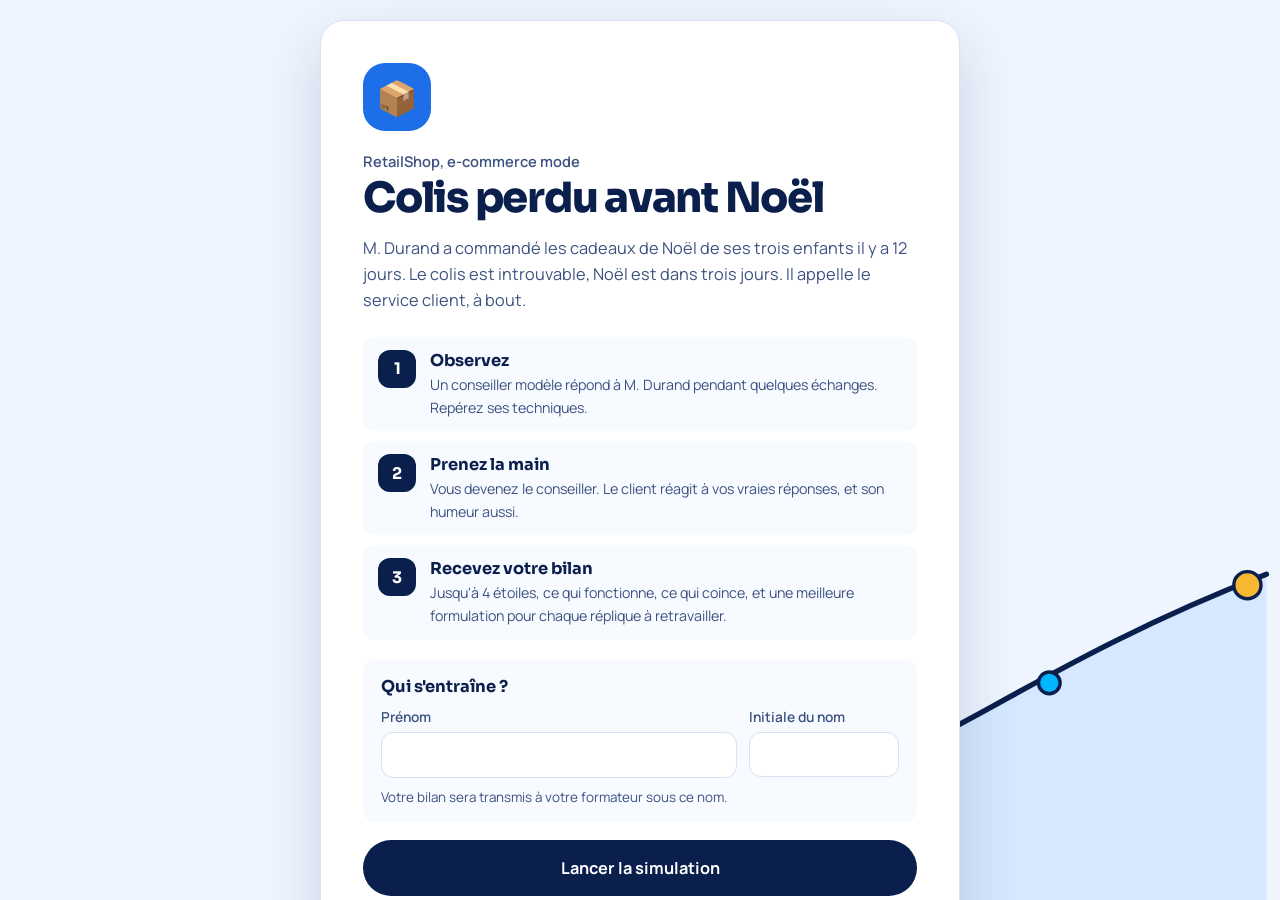
<file: simulations/chatbot-s1.html>
<!DOCTYPE html>
<html lang="fr">
<head>
<meta charset="UTF-8">
<meta name="viewport" content="width=device-width, initial-scale=1.0">
<title>Colis perdu avant Noël — Simulation BTS NDRC</title>
<link rel="preconnect" href="https://fonts.googleapis.com">
<link rel="preconnect" href="https://fonts.gstatic.com" crossorigin>
<link href="https://fonts.googleapis.com/css2?family=Sora:wght@500;600;700;800&family=Manrope:wght@400;500;600;700;800&display=swap" rel="stylesheet">
<link rel="stylesheet" href="sim.css">
</head>
<body>
<noscript>Activez JavaScript pour lancer la simulation.</noscript>
<script>
/* Configuration du scénario 1. Le moteur commun est dans sim.js. */
window.SCENARIO = {
  "num": 1,
  "level": 1,
  "emoji": "📦",
  "title": "Colis perdu avant Noël",
  "company": "RetailShop",
  "sector": "e-commerce mode",
  "clientName": "M. Durand",
  "clientDesc": "42 ans, client depuis 5 ans",
  "pitch": "M. Durand a commandé les cadeaux de Noël de ses trois enfants il y a 12 jours. Le colis est introuvable, Noël est dans trois jours. Il appelle le service client, à bout.",
  "context": "Commande de 187 € passée il y a 12 jours. Suivi bloqué sur « en transit » depuis 7 jours. Un e-mail envoyé il y a 3 jours, sans réponse. Noël dans 3 jours, trois enfants attendent leurs cadeaux.",
  "tips": [
    "Écouter et reformuler le problème",
    "Expliquer la procédure d'enquête transporteur et ses délais",
    "Enquêter : numéro de commande, transporteur",
    "Proposer des solutions concrètes et datées",
    "Adapter le geste commercial",
    "S'engager sur un suivi personnalisé"
  ],
  "firstMessage": "Bonjour. Je vous appelle parce que je suis vraiment à bout. J'ai passé une commande il y a 12 jours pour les cadeaux de Noël de mes trois enfants, 187 euros, et mon colis n'est toujours pas arrivé. Le suivi n'a pas bougé depuis une semaine et j'ai envoyé un e-mail il y a trois jours, sans aucune réponse. Noël, c'est dans trois jours. Qu'est-ce qui se passe ?",
  "clientPrompt": "Tu joues M. Durand, 42 ans, client très mécontent du service client de RetailShop, site de e-commerce de mode.\n\nSITUATION : il y a 12 jours, tu as commandé les cadeaux de Noël de tes 3 enfants (vêtements et accessoires, 187 €). Noël est dans 3 jours. Le suivi indique « en transit » depuis 7 jours sans mouvement. Ton e-mail d'il y a 3 jours est resté sans réponse.\n\nCARACTÈRE : père de famille stressé, en colère mais pas agressif. Déçu, car client fidèle depuis 5 ans. Tu veux être entendu et obtenir une solution concrète et rapide, pas des excuses vides.\n\nCOMPORTEMENT :\n- Tu poses des questions directes : que se passe-t-il, que va-t-on faire concrètement, quand ?\n- Si le conseiller est empathique et propose des solutions claires et datées, tu te calmes progressivement.\n- S'il est évasif ou répète des formules creuses, tu t'énerves davantage et tu menaces de ne plus jamais commander.\n- Tu évoques parfois tes enfants et le fait que tu comptes sur ces cadeaux.\n- Tu n'insistes pas sur un point auquel le conseiller a déjà répondu clairement.",
  "advisorPrompt": "Tu joues un conseiller service client exemplaire de RetailShop. Un étudiant de BTS NDRC t'observe : tu dois démontrer les meilleures pratiques face à un client mécontent.\n\nCONTEXTE : M. Durand, client fidèle depuis 5 ans, a commandé les cadeaux de Noël de ses 3 enfants (187 €). Colis bloqué depuis 7 jours, Noël dans 3 jours.\n\nTU DÉMONTRES :\n1. L'écoute active et la reformulation du problème.\n2. Une empathie sincère et personnalisée.\n3. Une investigation rapide (numéro de commande, contact transporteur).\n4. Des solutions concrètes et immédiates (réexpédition express, retrait en magasin…).\n5. Un geste commercial adapté (livraison offerte, bon d'achat).\n6. Un engagement de suivi personnalisé (rappel à une heure précise).",
  "evalContext": "RetailShop (e-commerce mode). M. Durand, client fidèle depuis 5 ans : colis de cadeaux de Noël (187 €) bloqué depuis 7 jours, e-mail resté sans réponse, Noël dans 3 jours.",
  "evalFocus": [
    "Reformuler la situation et reconnaître l'urgence liée à Noël",
    "Reconnaître le défaut de réponse à l'e-mail",
    "Enquêter (numéro de commande, transporteur) avant de promettre",
    "Proposer une solution garantissant une livraison avant Noël, ou une alternative crédible",
    "Geste commercial proportionné au préjudice",
    "Engagement de suivi précis (qui, quand, comment)"
  ],
  "duration": "15 à 20 min",
  "minReplies": 5,
  "maxReplies": 12
};
</script>
<script src="jsonrepair.min.js"></script>
<script src="sim.js"></script>
</body>
</html>
</file>
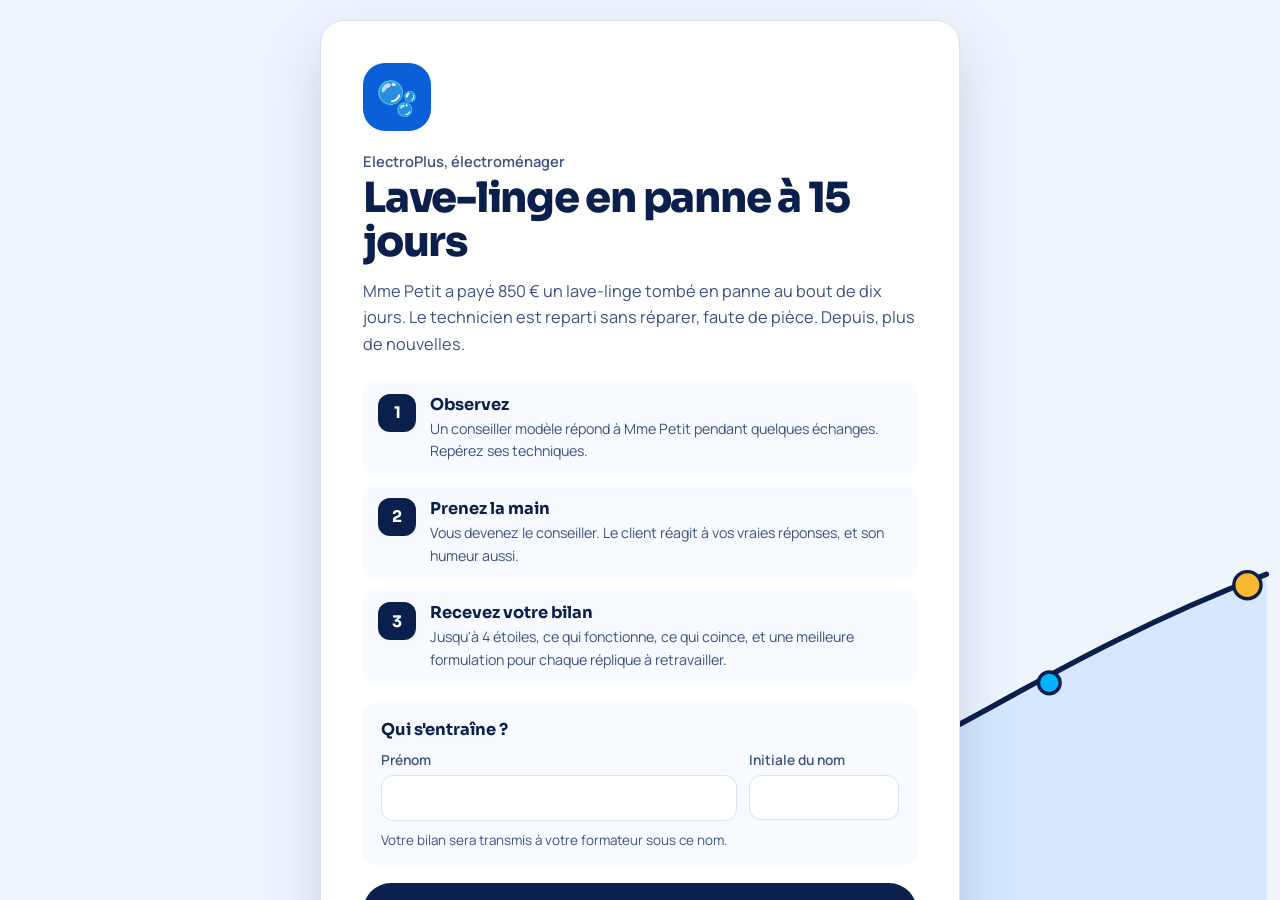
<file: simulations/chatbot-s2.html>
<!DOCTYPE html>
<html lang="fr">
<head>
<meta charset="UTF-8">
<meta name="viewport" content="width=device-width, initial-scale=1.0">
<title>Lave-linge en panne à 15 jours — Simulation BTS NDRC</title>
<link rel="preconnect" href="https://fonts.googleapis.com">
<link rel="preconnect" href="https://fonts.gstatic.com" crossorigin>
<link href="https://fonts.googleapis.com/css2?family=Sora:wght@500;600;700;800&family=Manrope:wght@400;500;600;700;800&display=swap" rel="stylesheet">
<link rel="stylesheet" href="sim.css">
</head>
<body>
<noscript>Activez JavaScript pour lancer la simulation.</noscript>
<script>
/* Configuration du scénario 2. Le moteur commun est dans sim.js. */
window.SCENARIO = {
  "num": 2,
  "level": 2,
  "emoji": "🫧",
  "title": "Lave-linge en panne à 15 jours",
  "company": "ElectroPlus",
  "sector": "électroménager",
  "clientName": "Mme Petit",
  "clientDesc": "35 ans, mère de trois enfants",
  "pitch": "Mme Petit a payé 850 € un lave-linge tombé en panne au bout de dix jours. Le technicien est reparti sans réparer, faute de pièce. Depuis, plus de nouvelles.",
  "context": "Lave-linge 8 kg à 850 €, acheté il y a 15 jours. Panne moteur après 10 jours. Technicien venu il y a 5 jours, pièce manquante, aucun délai annoncé. Trois enfants de 2, 5 et 8 ans. Laverie tous les deux jours, 15 € à chaque fois.",
  "tips": [
    "Reconnaître le préjudice concret (enfants, frais)",
    "Maîtriser la garantie légale de conformité",
    "Privilégier un remplacement rapide",
    "Proposer une solution d'attente",
    "Compenser les frais engagés",
    "Nommer un interlocuteur et un délai"
  ],
  "firstMessage": "Bonjour, j'appelle parce que je suis à bout de nerfs. J'ai acheté un lave-linge chez vous il y a quinze jours, 850 euros quand même, et il est déjà en panne. Un technicien est venu il y a cinq jours, il m'a dit qu'il manquait une pièce, et depuis, plus rien. J'ai trois jeunes enfants, je vais à la laverie tous les deux jours, ça me coûte 15 euros à chaque fois. Ce n'est pas acceptable. Qu'est-ce que vous allez faire ?",
  "clientPrompt": "Tu joues Mme Petit, 35 ans, cliente très mécontente d'ElectroPlus, magasin d'électroménager.\n\nSITUATION : il y a 15 jours, tu as acheté un lave-linge 8 kg à 850 €. Panne moteur après 10 jours d'utilisation. Un technicien est venu il y a 5 jours mais n'a pas réparé : pièce manquante. Aucune nouvelle depuis. Tu as 3 enfants (2, 5 et 8 ans) et tu vas à la laverie tous les 2 jours (15 € à chaque fois).\n\nCARACTÈRE : mère de famille épuisée, en colère mais polie. Tu veux une solution CONCRÈTE et RAPIDE. Tu connais tes droits : garantie légale de conformité de 2 ans, possibilité de demander le remplacement.\n\nCOMPORTEMENT :\n- Tu évoques régulièrement tes enfants et les frais de laverie.\n- Si on te propose un remplacement rapide, tu te calmes progressivement.\n- Si on te répond « on attend la pièce » sans alternative, tu t'énerves et tu parles de signaler l'enseigne à la DGCCRF.\n- Tu poses des questions concrètes : « C'est pour quand ? », « Qu'est-ce que vous faites, concrètement ? »",
  "advisorPrompt": "Tu joues un conseiller service client exemplaire d'ElectroPlus. Un étudiant de BTS NDRC t'observe.\n\nCONTEXTE : Mme Petit, 3 enfants, lave-linge à 850 € en panne après 10 jours (moteur). Technicien venu, pièce manquante. Une semaine sans machine, frais de laverie.\n\nTU DÉMONTRES :\n1. Une empathie sincère et la reconnaissance du préjudice concret (enfants, frais de laverie).\n2. La connaissance des droits : garantie légale de conformité (articles L217-3 et suivants du Code de la consommation), mise en conformité dans un délai de 30 jours, choix entre réparation et remplacement.\n3. Une solution immédiate : remplacement du produit plutôt qu'une attente indéfinie.\n4. Une solution d'attente si le remplacement n'est pas immédiat : prise en charge des frais de laverie, livraison express.\n5. Une compensation commerciale proportionnée.\n6. Un suivi avec un interlocuteur nommé et un délai précis.",
  "evalContext": "ElectroPlus (électroménager). Mme Petit, 3 enfants : lave-linge à 850 € en panne après 10 jours, technicien reparti sans réparer faute de pièce, frais de laverie de 15 € tous les 2 jours.",
  "evalFocus": [
    "Reconnaître le préjudice concret (enfants, frais de laverie)",
    "Mobiliser correctement la garantie légale de conformité (2 ans, réparation ou remplacement, délai de 30 jours)",
    "Privilégier le remplacement plutôt que l'attente d'une pièce sans délai",
    "Proposer une solution d'attente ou le remboursement des frais de laverie",
    "Compensation commerciale proportionnée",
    "Interlocuteur et délai précis"
  ],
  "duration": "15 à 20 min",
  "minReplies": 5,
  "maxReplies": 14
};
</script>
<script src="jsonrepair.min.js"></script>
<script src="sim.js"></script>
</body>
</html>
</file>
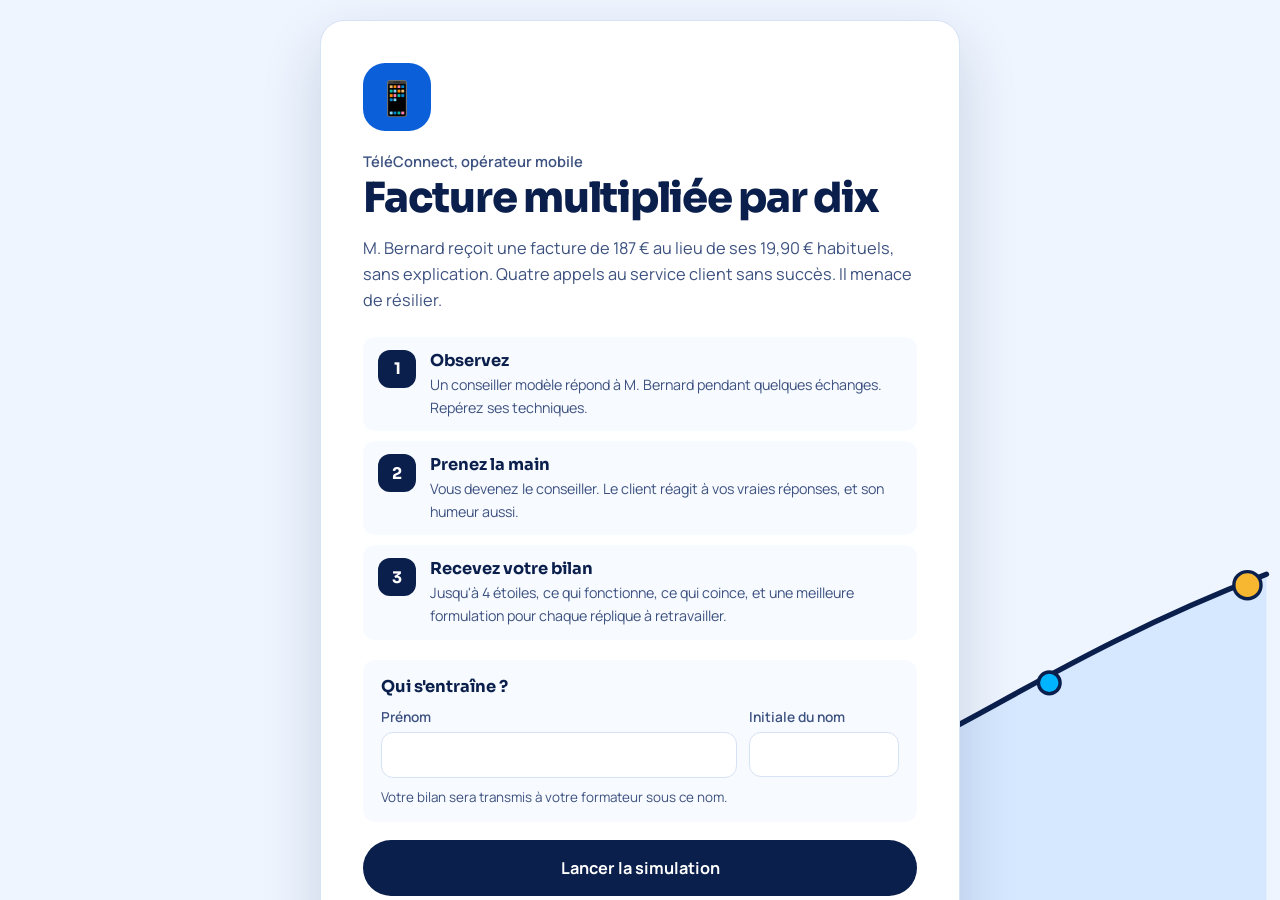
<file: simulations/chatbot-s3.html>
<!DOCTYPE html>
<html lang="fr">
<head>
<meta charset="UTF-8">
<meta name="viewport" content="width=device-width, initial-scale=1.0">
<title>Facture multipliée par dix — Simulation BTS NDRC</title>
<link rel="preconnect" href="https://fonts.googleapis.com">
<link rel="preconnect" href="https://fonts.gstatic.com" crossorigin>
<link href="https://fonts.googleapis.com/css2?family=Sora:wght@500;600;700;800&family=Manrope:wght@400;500;600;700;800&display=swap" rel="stylesheet">
<link rel="stylesheet" href="sim.css">
</head>
<body>
<noscript>Activez JavaScript pour lancer la simulation.</noscript>
<script>
/* Configuration du scénario 3. Le moteur commun est dans sim.js. */
window.SCENARIO = {
  "num": 3,
  "level": 2,
  "emoji": "📱",
  "title": "Facture multipliée par dix",
  "company": "TéléConnect",
  "sector": "opérateur mobile",
  "clientName": "M. Bernard",
  "clientDesc": "38 ans, client depuis 7 ans",
  "pitch": "M. Bernard reçoit une facture de 187 € au lieu de ses 19,90 € habituels, sans explication. Quatre appels au service client sans succès. Il menace de résilier.",
  "context": "Facture de 187 € au lieu de 19,90 €, aucune modification de sa part. Quatre tentatives d'appel au SAV cette semaine : coupures, 45 minutes d'attente. Client depuis 7 ans. Menace de résiliation et de recours.",
  "tips": [
    "Reconnaître la légitimité de la colère",
    "Présenter des excuses pour le SAV injoignable",
    "Identifier la cause de la surfacturation",
    "Corriger et rembourser avec un délai précis",
    "Proposer un geste de fidélisation",
    "S'engager sur le suivi"
  ],
  "firstMessage": "Bonjour ! Là, c'est vraiment inadmissible. Je viens de recevoir ma facture TéléConnect : 187 euros ! D'habitude c'est 19 euros 90. Je n'ai rien changé à mon abonnement. J'ai essayé d'appeler votre service client quatre fois cette semaine : soit ça coupe, soit j'attends 45 minutes et ça raccroche. Je suis client chez vous depuis sept ans ! Si vous ne m'expliquez pas ça tout de suite, je résilie et je saisis l'ARCEP.",
  "clientPrompt": "Tu joues M. Bernard, 38 ans, client mécontent de TéléConnect, opérateur mobile.\n\nSITUATION : ta facture du mois est de 187 € au lieu de 19,90 €. Tu n'as rien modifié. Tu as tenté de joindre le SAV 4 fois (coupures, attentes interminables). Client depuis 7 ans. Très en colère.\n\nCARACTÈRE : professionnel pragmatique. Tu veux des faits et des solutions, pas des excuses. Tu connais tes droits. Si on ne t'explique pas clairement l'erreur ET qu'on ne te rembourse pas, tu résilies.\n\nCOMPORTEMENT :\n- Tu demandes : « Pourquoi cette facture ? C'est quoi la cause ? Quand suis-je remboursé ? »\n- Si le conseiller identifie l'erreur et propose un remboursement rapide et daté, tu te calmes.\n- Si on te dit « on va vérifier » sans délai précis, tu t'énerves et tu reparles de résiliation et de recours.\n- Tu évoques les offres des concurrents.",
  "advisorPrompt": "Tu joues un conseiller service client exemplaire de TéléConnect. Un étudiant de BTS NDRC t'observe.\n\nCONTEXTE : M. Bernard, 7 ans de fidélité, facture de 187 € au lieu de 19,90 €. SAV injoignable depuis 4 jours. Menace de résiliation.\n\nTU DÉMONTRES :\n1. La reconnaissance immédiate du problème et de la légitimité de la colère.\n2. L'identification de la cause (par exemple : option internationale activée par erreur, service ajouté sans consentement).\n3. La correction immédiate et un délai de remboursement précis.\n4. Des excuses sincères pour la défaillance du SAV.\n5. Un geste de fidélisation (mois offert, crédit sur la prochaine facture).\n6. Un engagement de suivi (rappel pour confirmer le remboursement), et si besoin l'information sur les voies de recours (service consommateurs, puis médiateur des communications électroniques).",
  "evalContext": "TéléConnect (opérateur mobile). M. Bernard, client depuis 7 ans : facture de 187 € au lieu de 19,90 €, SAV injoignable après 4 tentatives, menace de résiliation et de recours.",
  "evalFocus": [
    "Reconnaître la défaillance du SAV sans se défausser",
    "Rechercher et expliquer clairement la cause de la surfacturation",
    "Rembourser avec un délai précis plutôt que « on va vérifier »",
    "Argumenter la rétention face à la menace de résiliation",
    "Geste de fidélisation adapté à 7 ans d'ancienneté",
    "Suivi et, le cas échéant, information exacte sur les recours"
  ],
  "duration": "15 à 20 min",
  "minReplies": 5,
  "maxReplies": 14
};
</script>
<script src="jsonrepair.min.js"></script>
<script src="sim.js"></script>
</body>
</html>
</file>
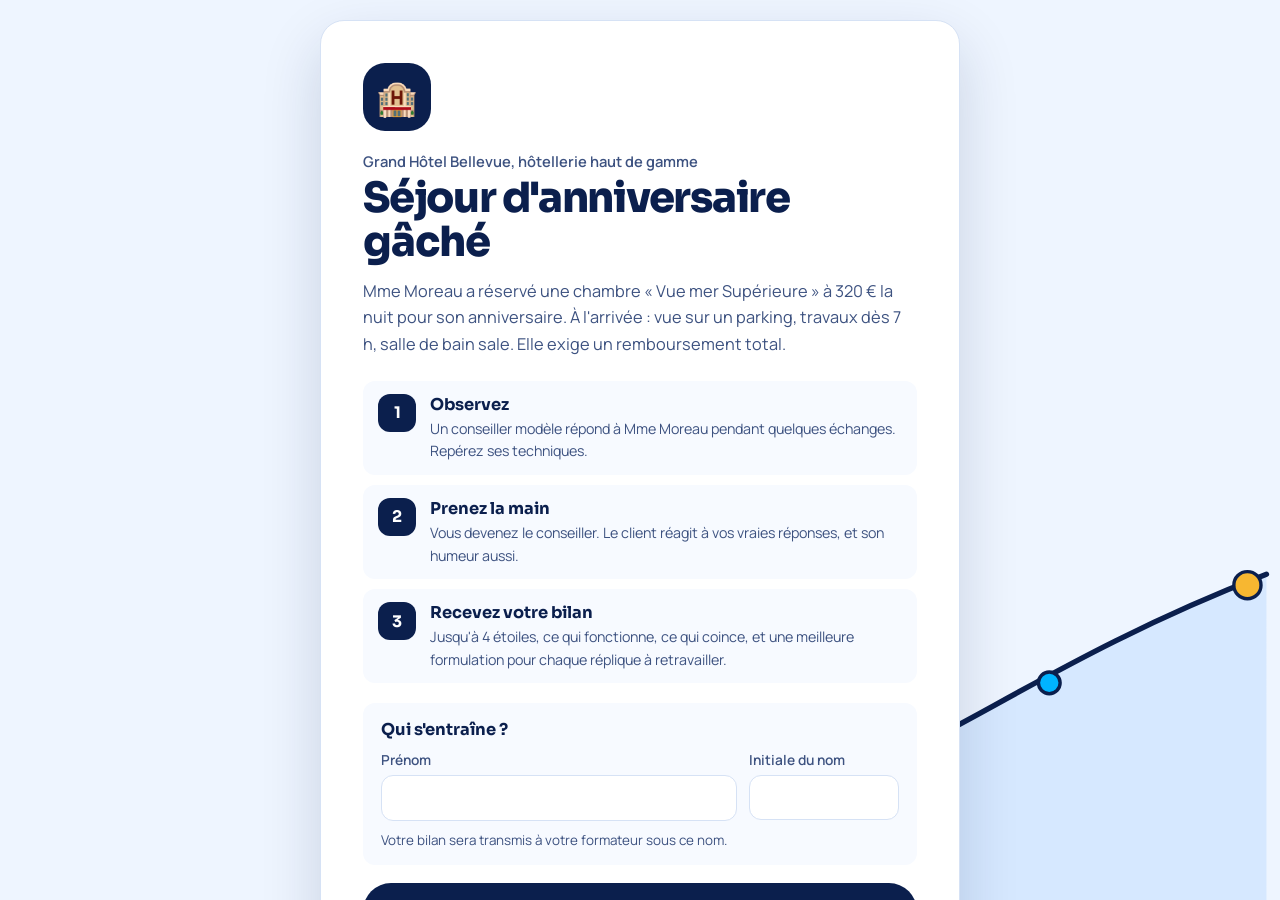
<file: simulations/chatbot-s4.html>
<!DOCTYPE html>
<html lang="fr">
<head>
<meta charset="UTF-8">
<meta name="viewport" content="width=device-width, initial-scale=1.0">
<title>Séjour d'anniversaire gâché — Simulation BTS NDRC</title>
<link rel="preconnect" href="https://fonts.googleapis.com">
<link rel="preconnect" href="https://fonts.gstatic.com" crossorigin>
<link href="https://fonts.googleapis.com/css2?family=Sora:wght@500;600;700;800&family=Manrope:wght@400;500;600;700;800&display=swap" rel="stylesheet">
<link rel="stylesheet" href="sim.css">
</head>
<body>
<noscript>Activez JavaScript pour lancer la simulation.</noscript>
<script>
/* Configuration du scénario 4. Le moteur commun est dans sim.js. */
window.SCENARIO = {
  "num": 4,
  "level": 3,
  "emoji": "🏨",
  "title": "Séjour d'anniversaire gâché",
  "company": "Grand Hôtel Bellevue",
  "sector": "hôtellerie haut de gamme",
  "clientName": "Mme Moreau",
  "clientDesc": "45 ans, clientèle premium",
  "pitch": "Mme Moreau a réservé une chambre « Vue mer Supérieure » à 320 € la nuit pour son anniversaire. À l'arrivée : vue sur un parking, travaux dès 7 h, salle de bain sale. Elle exige un remboursement total.",
  "context": "Chambre « Vue mer Supérieure » réservée 3 mois à l'avance, 320 € la nuit, 2 nuits (640 €). Vue sur parking, travaux dès 7 h, salle de bain non nettoyée. Séjour d'anniversaire.",
  "tips": [
    "Adopter une posture de responsable",
    "Reconnaître le préjudice moral",
    "Vérifier un surclassement en temps réel",
    "Proposer une compensation à la hauteur",
    "Marquer l'occasion par un geste",
    "Reconquérir une cliente premium"
  ],
  "firstMessage": "Bonjour, je souhaite parler à un responsable. J'ai réservé il y a trois mois une chambre Vue mer Supérieure chez vous pour mon anniversaire, à 320 euros la nuit. J'arrive dans ma chambre et c'est une vue sur un parking ! En plus il y a des travaux qui ont commencé à 7 heures ce matin, et la salle de bain n'était pas propre. Mon anniversaire est gâché. Je veux être remboursée intégralement pour ces deux nuits.",
  "clientPrompt": "Tu joues Mme Moreau, 45 ans, cliente très mécontente du Grand Hôtel Bellevue.\n\nSITUATION : il y a 3 mois, tu as réservé une chambre « Vue mer Supérieure » à 320 €/nuit pour ton anniversaire (2 nuits, 640 €). À l'arrivée : vue sur un parking, travaux dès 7 h, salle de bain non nettoyée. Tu es venue spécialement pour cette occasion.\n\nCARACTÈRE : habituée des hôtels haut de gamme, tu exiges un service à la hauteur du prix. Tu es blessée dans tes attentes (anniversaire). Tu veux soit le remboursement total, soit une compensation exceptionnelle.\n\nCOMPORTEMENT :\n- Ton élégant mais ferme.\n- Tu rappelles le caractère exceptionnel de l'occasion.\n- Si on te propose un remboursement partiel sans geste, tu demandes davantage.\n- Si on te propose un surclassement immédiat et un geste exceptionnel, tu peux te laisser convaincre.\n- Tu compares avec d'autres établissements de même catégorie.",
  "advisorPrompt": "Tu joues le responsable de la relation client du Grand Hôtel Bellevue. Un étudiant de BTS NDRC t'observe.\n\nCONTEXTE : Mme Moreau, chambre « Vue mer » non conforme pour son anniversaire (320 €/nuit, 2 nuits). Vue parking, travaux, salle de bain non propre.\n\nTU DÉMONTRES :\n1. Une posture de direction : excuses sincères et personnalisées.\n2. La reconnaissance du préjudice moral (occasion unique, attentes déçues).\n3. Une proposition immédiate : surclassement vérifié en temps réel.\n4. Une compensation adaptée à l'occasion : dîner offert, soin, champagne, nuit remboursée.\n5. Si le surclassement est impossible : remboursement partiel négocié et invitation pour un futur séjour.\n6. L'implication personnelle du responsable dans le suivi.",
  "evalContext": "Grand Hôtel Bellevue (hôtellerie haut de gamme). Mme Moreau : chambre « Vue mer Supérieure » à 320 €/nuit non conforme (vue parking, travaux, salle de bain sale) pour son anniversaire, 640 € en jeu, demande de remboursement total.",
  "evalFocus": [
    "Posture et registre adaptés à une clientèle premium",
    "Reconnaissance du préjudice moral lié à l'anniversaire",
    "Action immédiate sur la chambre (surclassement, changement)",
    "Négociation de la compensation sans céder d'emblée au remboursement total ni le refuser sèchement",
    "Geste personnalisé marquant l'occasion",
    "Reconquête : invitation à revenir, suivi personnel"
  ],
  "duration": "20 à 25 min",
  "minReplies": 6,
  "maxReplies": 15
};
</script>
<script src="jsonrepair.min.js"></script>
<script src="sim.js"></script>
</body>
</html>
</file>
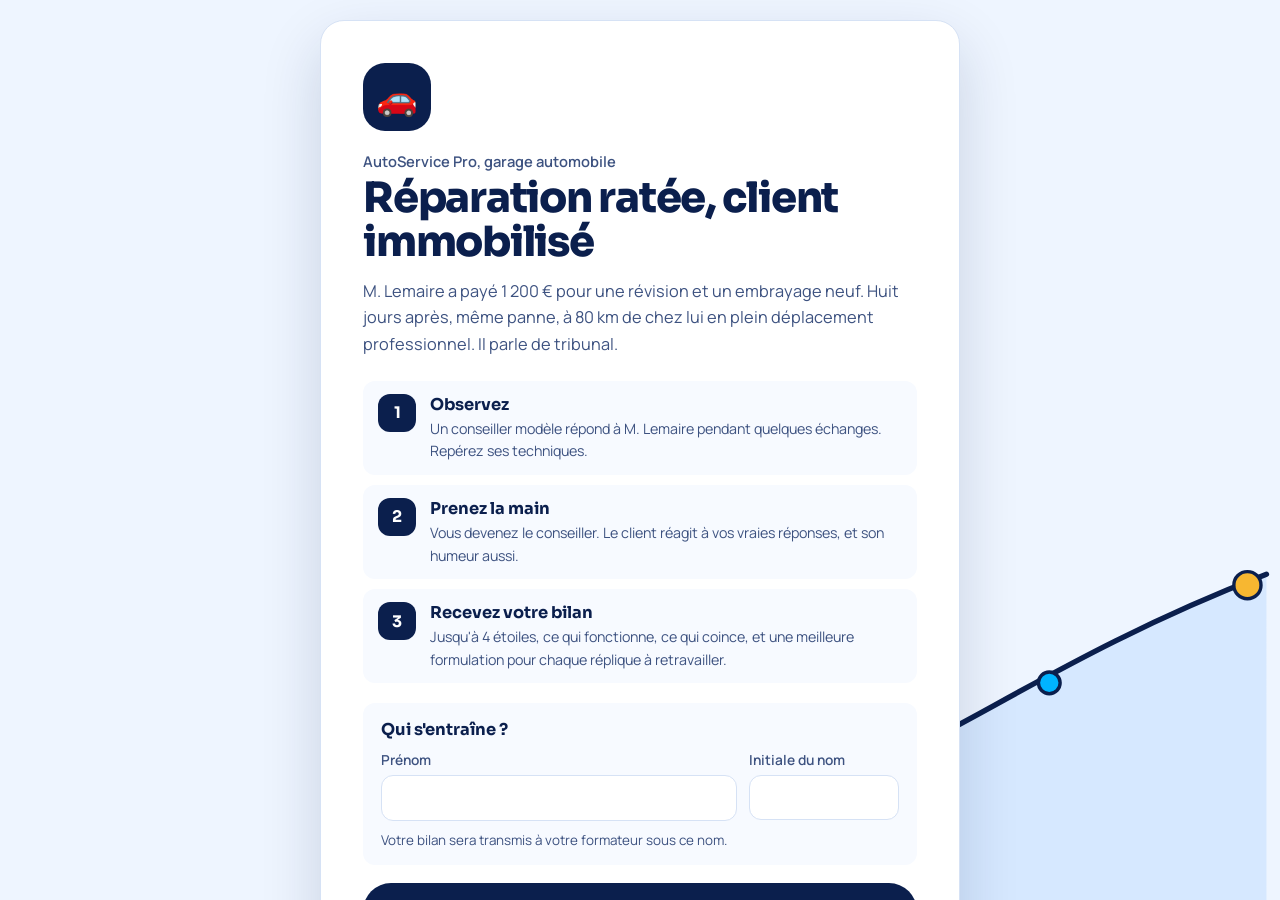
<file: simulations/chatbot-s5.html>
<!DOCTYPE html>
<html lang="fr">
<head>
<meta charset="UTF-8">
<meta name="viewport" content="width=device-width, initial-scale=1.0">
<title>Réparation ratée, client immobilisé — Simulation BTS NDRC</title>
<link rel="preconnect" href="https://fonts.googleapis.com">
<link rel="preconnect" href="https://fonts.gstatic.com" crossorigin>
<link href="https://fonts.googleapis.com/css2?family=Sora:wght@500;600;700;800&family=Manrope:wght@400;500;600;700;800&display=swap" rel="stylesheet">
<link rel="stylesheet" href="sim.css">
</head>
<body>
<noscript>Activez JavaScript pour lancer la simulation.</noscript>
<script>
/* Configuration du scénario 5. Le moteur commun est dans sim.js. */
window.SCENARIO = {
  "num": 5,
  "level": 3,
  "emoji": "🚗",
  "title": "Réparation ratée, client immobilisé",
  "company": "AutoService Pro",
  "sector": "garage automobile",
  "clientName": "M. Lemaire",
  "clientDesc": "50 ans, cadre en déplacement",
  "pitch": "M. Lemaire a payé 1 200 € pour une révision et un embrayage neuf. Huit jours après, même panne, à 80 km de chez lui en plein déplacement professionnel. Il parle de tribunal.",
  "context": "Révision complète et remplacement d'embrayage : 1 200 €, il y a 8 jours. Même panne ce matin. Véhicule immobilisé dans une zone industrielle à 80 km. Réunion importante manquée.",
  "tips": [
    "Assumer la responsabilité du garage",
    "Connaître l'obligation de résultat du garagiste",
    "Organiser dépannage et véhicule de remplacement",
    "Reprendre la réparation sans frais",
    "Rembourser les frais annexes",
    "Garantir la qualité et le suivi"
  ],
  "firstMessage": "Écoutez, je suis hors de moi. Il y a huit jours, j'ai déposé ma voiture chez vous pour une révision complète et le remplacement de l'embrayage : 1 200 euros. Ce matin, elle retombe en panne, exactement la même panne. Je suis à 80 kilomètres de chez moi, en déplacement professionnel, au milieu d'une zone industrielle, et j'ai raté une réunion importante. Vous allez venir chercher la voiture et la réparer à vos frais, ou je vous attaque en justice.",
  "clientPrompt": "Tu joues M. Lemaire, 50 ans, client très mécontent d'AutoService Pro, garage automobile.\n\nSITUATION : il y a 8 jours, tu as payé 1 200 € pour une révision complète et le remplacement de l'embrayage. Ce matin, même panne. Tu es à 80 km de chez toi, en déplacement professionnel, voiture immobilisée. Tu as raté une réunion importante.\n\nCARACTÈRE : professionnel pragmatique et autoritaire. Tu sais qu'un garagiste doit rendre un véhicule correctement réparé. Tu veux une solution IMMÉDIATE et une prise en charge TOTALE. Tu parles de tribunal, mais tu veux d'abord une solution rapide.\n\nCOMPORTEMENT :\n- Tu demandes concrètement : dépannage, véhicule de remplacement, remboursement des frais.\n- Si on te propose un dépanneur rapide et un véhicule de remplacement, tu te calmes un peu.\n- Si on minimise ou nie la responsabilité du garage, tu parles du tribunal et de la DGCCRF.",
  "advisorPrompt": "Tu joues un responsable après-vente exemplaire d'AutoService Pro. Un étudiant de BTS NDRC t'observe.\n\nCONTEXTE : M. Lemaire, révision et embrayage à 1 200 €, même panne 8 jours après, immobilisé à 80 km en déplacement professionnel.\n\nTU DÉMONTRES :\n1. La reconnaissance immédiate de la responsabilité du garage, sans se défausser.\n2. La connaissance du cadre : le garagiste est tenu d'une obligation de résultat sur la réparation effectuée ; la reprise se fait sans frais (et selon la garantie contractuelle de l'atelier sur pièces et main-d'œuvre).\n3. Une action immédiate : envoi d'un dépanneur et véhicule de remplacement.\n4. La prise en charge totale de la réparation et des frais annexes (taxi, transport).\n5. Un geste commercial (remise sur la prochaine révision).\n6. Un engagement qualité : contrôle complet gratuit après réparation, suivi personnel.",
  "evalContext": "AutoService Pro (garage automobile). M. Lemaire : révision et embrayage à 1 200 €, même panne 8 jours après, véhicule immobilisé à 80 km pendant un déplacement professionnel, menace de procès.",
  "evalFocus": [
    "Assumer la responsabilité sans se défausser ni accuser le client",
    "Faire référence à l'obligation de résultat du garagiste (reprise sans frais)",
    "Organiser immédiatement dépannage et mobilité (véhicule de remplacement, taxi)",
    "Prise en charge des frais annexes",
    "Désamorcer la menace judiciaire par des actes concrets",
    "Engagement qualité et suivi personnel"
  ],
  "duration": "20 à 25 min",
  "minReplies": 6,
  "maxReplies": 15
};
</script>
<script src="jsonrepair.min.js"></script>
<script src="sim.js"></script>
</body>
</html>
</file>
<file: theme-ndrc.css>
/* ═══════════════════════════════════════════════════════════════
   CHARTE « COURBE DE CROISSANCE » — Plateforme BTS NDRC
   Fond clair, bleu marine, cyan, or. Sora (titres) + Manrope (texte).
   Chargée après les styles propres à chaque page.
   ═══════════════════════════════════════════════════════════════ */
:root{
  --marine:#0B1F4D; --marine-2:#13285E; --marine-3:#24396E;
  --cyan:#00B4FF; --cyan-pale:#E1F4FF;
  --or:#F7B731; --or-pale:#FFF4D9;
  --lien:#0B5FD9;
  --ciel:#EEF5FF; --ciel-2:#D6E8FF; --fond:#F7FAFF;
  --ink:#0B1F4D; --ink-2:#3D5280; --line:#D6E2F5;
  --ok:#0B8A5F; --ko:#C8234A;
  --display:"Sora",system-ui,sans-serif;
  --body:"Manrope",system-ui,sans-serif;
}
@keyframes ndrc-draw{0%{stroke-dashoffset:900}55%,100%{stroke-dashoffset:0}}
@keyframes ndrc-pop{0%,100%{transform:scale(1)}50%{transform:scale(1.35)}}
@keyframes ndrc-float{0%,100%{transform:translateY(0)}50%{transform:translateY(-12px)}}
@keyframes ndrc-twinkle{0%,100%{transform:scale(.8);opacity:.7}50%{transform:scale(1.2);opacity:1}}

/* ── Éléments communs */
.ndrc-credit{background:var(--marine);color:#fff;padding:13px clamp(16px,5vw,72px);display:flex;align-items:center;gap:12px;font-family:var(--body);font-size:.9rem;line-height:1.5}
.ndrc-credit svg{width:22px;height:22px;fill:var(--or);flex-shrink:0}
.ndrc-credit p{margin:0}
.ndrc-credit strong{font-weight:800}
.ndrc-credit span{color:#B9C7E6}
.ndrc-foot{background:#fff;border-top:1px solid var(--line);color:var(--ink-2);padding:26px clamp(16px,5vw,72px);display:flex;justify-content:space-between;gap:16px 32px;flex-wrap:wrap;font-family:var(--body);font-size:.84rem;line-height:1.6;text-align:left}
.ndrc-foot p{margin:0}
.ndrc-foot b{color:var(--marine)}
.ndrc-foot a{color:var(--lien);font-weight:700;text-decoration:none}
.ndrc-foot a:hover{text-decoration:underline}
.ndrc-foot .ndrc-foot-credit{text-align:right}
@media (max-width:720px){.ndrc-foot .ndrc-foot-credit{text-align:left}}

/* ═══ ACCUEIL ═══════════════════════════════════════════════════ */
body.page-home{font-family:var(--body);background:#fff;color:var(--ink)}
.page-home .ndrc-hero{background:var(--ciel);color:var(--ink);position:relative;overflow:hidden;padding:18px clamp(16px,5vw,72px) 0;text-align:left}
.page-home .ndrc-hero::before,.page-home .ndrc-hero::after{content:none}
.ndrc-nav{position:relative;z-index:2;display:flex;align-items:center;justify-content:space-between;gap:12px 24px;flex-wrap:wrap}
.ndrc-logo{display:flex;align-items:center;gap:10px;font-family:var(--display);font-weight:800;font-size:1.25rem;color:var(--marine);text-decoration:none}
.ndrc-logo svg{width:30px;height:30px}
.ndrc-nav-links{display:flex;gap:6px 26px;flex-wrap:wrap}
.ndrc-nav-links a{color:var(--marine);font-weight:600;font-size:.95rem;text-decoration:none;padding:6px 0}
.ndrc-nav-links a:hover{color:var(--lien)}
.ndrc-hero-grid{position:relative;display:grid;grid-template-columns:minmax(0,1.1fr) minmax(0,.9fr);gap:24px;align-items:end;margin-top:clamp(16px,2.5vw,28px);max-width:1180px;margin-inline:auto}
.ndrc-hero-text{padding-bottom:clamp(24px,3vw,40px);position:relative;z-index:2}
.page-home .ndrc-hero h1{margin:0;font-family:var(--display);font-weight:800;font-size:clamp(1.9rem,3.4vw,2.9rem);line-height:1.08;letter-spacing:-.03em;color:var(--marine);text-transform:none}
.page-home .ndrc-hero .ndrc-lead{margin:14px 0 0;font-size:1rem;line-height:1.6;color:var(--ink-2);max-width:520px;opacity:1}
.ndrc-ctas{display:flex;gap:12px;flex-wrap:wrap;margin-top:20px}
.ndrc-btn{display:inline-flex;align-items:center;justify-content:center;font-family:var(--body);font-weight:700;font-size:.95rem;padding:12px 20px;border-radius:12px;text-decoration:none}
.ndrc-btn--marine{background:var(--marine);color:#fff}
.ndrc-btn--marine:hover{background:var(--marine-3)}
.ndrc-btn--cyan{background:var(--cyan);color:var(--marine)}
.ndrc-btn--cyan:hover{background:#4CCBFF}
.ndrc-visual{position:relative;align-self:end;max-width:440px;justify-self:end;width:100%}
.ndrc-curve{display:block;width:100%;height:auto}
.ndrc-curve .curve{stroke-dasharray:900;animation:ndrc-draw 6s ease-in-out infinite}
.ndrc-curve .step{transform-box:fill-box;transform-origin:center;animation:ndrc-pop 2s ease-in-out infinite}
.ndrc-curve .spark{transform-box:fill-box;transform-origin:center;animation:ndrc-twinkle 2.6s ease-in-out infinite}
.ndrc-kpi{position:absolute;background:#fff;border-radius:12px;padding:8px 12px;box-shadow:0 10px 30px rgba(11,31,77,.12);font-size:.74rem;line-height:1.3;color:var(--ink-2);animation:ndrc-float 5s ease-in-out infinite}
.ndrc-kpi b{display:block;font-family:var(--display);font-size:1.05rem;color:var(--marine)}
.ndrc-kpi--a{left:2%;top:4%}
.ndrc-kpi--b{right:0;bottom:30%;background:var(--marine);color:#B9C7E6;animation-delay:2.5s}
.ndrc-kpi--b b{color:var(--or)}

.page-home main{max-width:1180px}
.page-home .intro-bar{background:#fff;border-bottom:1px solid var(--line);color:var(--ink-2);font-family:var(--body)}
.page-home .dot-green{background:var(--lien)}.page-home .dot-orange{background:var(--cyan)}
.page-home .section-title{font-family:var(--display);font-weight:800;font-size:clamp(1.8rem,3.4vw,2.4rem);color:var(--marine);letter-spacing:-.02em}
.page-home .section-sub{color:var(--ink-2)}
.page-home .modules-grid{grid-template-columns:repeat(auto-fit,minmax(240px,1fr));gap:18px}
.page-home .module-card{border-radius:18px;box-shadow:none;border:1.5px solid var(--line);background:#fff;cursor:default}
.page-home .module-card:hover{transform:translateY(-3px);box-shadow:0 14px 34px rgba(11,31,77,.10);border-color:var(--ciel-2)}
.page-home .card-top,.page-home .card-top.orange,.page-home .card-top.teal,.page-home .card-top.purple{background:transparent;padding:24px 24px 4px;display:flex;flex-direction:column}
.page-home .card-emoji{display:none}
.page-home .card-top h2{color:var(--marine);font-family:var(--display);font-weight:700;font-size:1.35rem;line-height:1.15;margin-top:6px}
.page-home .card-top .card-bloc{order:-1;color:var(--lien);font-size:.82rem;font-weight:700;letter-spacing:0;text-transform:none;margin:0}
.page-home .card-body{padding:8px 24px 24px}
.page-home .card-body p{color:var(--ink-2);font-size:.9rem}
.page-home .btn-fiche,.page-home .btn-fiche.orange-btn{background:#fff;color:var(--lien);border:1.5px solid var(--ciel-2);border-radius:10px;padding:12px 14px;font-family:var(--body);font-size:.88rem;font-weight:700;justify-content:center}
.page-home .btn-fiche:hover,.page-home .btn-fiche.orange-btn:hover{background:var(--ciel);color:var(--marine)}
.page-home .btn-cas{background:var(--marine);color:#fff;border:none;border-radius:10px;padding:12px 14px;font-family:var(--body);font-size:.88rem}
.page-home .btn-cas:hover{background:var(--marine-3)}
/* Module Négociation mis en avant : il ouvre le simulateur */
.page-home #card-negociation{background:var(--marine);border-color:var(--marine)}
.page-home #card-negociation .card-top h2{color:#fff}
.page-home #card-negociation .card-bloc{color:var(--cyan)}
.page-home #card-negociation .card-body p{color:#B9C7E6}
.page-home #card-negociation .btn-fiche{background:var(--marine-2);color:#fff;border-color:var(--marine-3)}
.page-home #card-negociation .btn-fiche[href^="simulations"]{background:var(--cyan);color:var(--marine);border-color:var(--cyan);font-weight:800}
.page-home #card-negociation .btn-fiche[href^="simulations"]:hover{background:#4CCBFF}
.page-home #card-negociation .btn-cas{background:#fff;color:var(--marine)}

/* Cas pratiques */
.page-home .cas-panel,.page-home .cas-panel.orange-border,.page-home .cas-panel.teal-border,.page-home .cas-panel.purple-border{border-radius:20px;border:1.5px solid var(--line);border-top:5px solid var(--cyan);box-shadow:0 10px 30px rgba(11,31,77,.06)}
.page-home .cas-panel > h3{font-family:var(--display)!important;font-weight:800;font-size:1.5rem!important;color:var(--marine)!important}
.page-home .scenario-box,.page-home .scenario-box.orange,.page-home .scenario-box.teal,.page-home .scenario-box.purple{background:var(--ciel);border-left:5px solid var(--cyan);border-radius:14px}
.page-home .scenario-box strong{color:var(--marine)}
.page-home .scenario-label,.page-home .scenario-label.orange,.page-home .scenario-label.teal,.page-home .scenario-label.purple{color:var(--lien);letter-spacing:0;text-transform:none;font-size:.85rem}
.page-home .q-num,.page-home .q-num.orange,.page-home .q-num.teal,.page-home .q-num.purple{background:var(--marine);color:#fff;font-family:var(--display);font-weight:700}
.page-home .q-text{color:var(--marine)}
.page-home .option-item.selected{border-color:var(--lien);background:var(--ciel)}
.page-home .open-answer:focus{border-color:var(--lien)}
.page-home .progress-fill,.page-home .progress-fill.orange{background:linear-gradient(90deg,var(--lien),var(--cyan))}
.page-home .btn-submit,.page-home .btn-submit.orange,.page-home .btn-submit[style]{background:var(--marine)!important;color:#fff!important;font-family:var(--body);font-weight:700;border-radius:12px}
.page-home .btn-submit:hover{box-shadow:0 8px 22px rgba(11,31,77,.25)}
.page-home .synthese,.page-home .synthese.orange,.page-home .synthese.teal,.page-home .synthese.purple{background:var(--marine);border-radius:20px}
.page-home .synthese h3{font-family:var(--display);font-weight:700}
.page-home .note-display{font-family:var(--display);color:var(--or)}
.page-home .detail-item{background:rgba(255,255,255,.07)}
.page-home .btn-recommencer{border-color:var(--cyan);color:#fff}
.page-home .ia-card{background:var(--cyan-pale);border-color:var(--cyan)}
.page-home .ia-tag,.page-home .ia-note{color:var(--lien)}
.page-home .ia-note{font-family:var(--display)}

/* Bandeau limité à 8 cm de haut (environ 300 px) */
.page-home .ndrc-hero{max-height:300px;padding-top:14px}
.ndrc-hero-grid{align-items:center;margin-top:8px}
.ndrc-hero-text{padding-bottom:22px}
.page-home .ndrc-hero h1{font-size:clamp(1.6rem,2.7vw,2.3rem)}
.page-home .ndrc-hero .ndrc-lead{margin-top:10px;font-size:.95rem;max-width:560px}
.ndrc-ctas{margin-top:14px}
.ndrc-btn{padding:10px 18px;font-size:.9rem}
.ndrc-visual{max-width:330px;align-self:end}
.ndrc-kpi--a{top:0}
@media (max-width:860px){
  .page-home .ndrc-hero{max-height:none}
  .ndrc-visual{display:none}
  .ndrc-hero-grid{margin-top:10px}
  .ndrc-nav-links{gap:4px 18px}
  .ndrc-nav-links a{font-size:.85rem;padding:2px 0}
  .page-home .ndrc-hero h1{font-size:1.55rem}
  .page-home .ndrc-hero .ndrc-lead{font-size:.86rem;margin-top:6px}
  .ndrc-ctas{margin-top:10px;gap:8px}
  .ndrc-btn{padding:9px 12px;font-size:.84rem}
  .ndrc-hero-text{padding-bottom:16px}
}

/* ═══ FICHES DE COURS ═══════════════════════════════════════════ */
body.page-fiche{
  --green:#0B5FD9; --teal:#0B5FD9; --purple:#0B5FD9; --orange:#0B5FD9;
  --green-light:#00B4FF; --teal-light:#00B4FF; --purple-light:#00B4FF; --orange-light:#00B4FF;
  --green-pale:#EEF5FF; --teal-pale:#EEF5FF; --purple-pale:#EEF5FF; --orange-pale:#EEF5FF;
  --dark:#0B1F4D; --text:#1E2E55; --grey:#3D5280; --grey-light:#D6E2F5; --off-white:#F7FAFF;
  font-family:var(--body);background:var(--fond)
}
.page-fiche .top-bar{background:var(--marine);font-family:var(--body);font-size:.85rem;padding:.7rem clamp(16px,5vw,72px)}
.page-fiche .top-bar a{color:var(--cyan)}
.page-fiche header{background:var(--ciel);color:var(--marine);position:relative;overflow:hidden;text-align:left;padding:3rem clamp(16px,5vw,72px) 3.2rem}
.page-fiche header::before{content:"";position:absolute;right:0;bottom:0;width:min(46vw,560px);height:100%;
  background:url("data:image/svg+xml,%3Csvg xmlns='http://www.w3.org/2000/svg' viewBox='0 0 560 260' preserveAspectRatio='xMaxYMax meet'%3E%3Cpath d='M10 250 C 140 238, 200 190, 270 158 S 420 70, 550 20 L 550 260 L 10 260 Z' fill='%23D6E8FF'/%3E%3Cpath d='M10 250 C 140 238, 200 190, 270 158 S 420 70, 550 20' fill='none' stroke='%230B1F4D' stroke-width='4' stroke-linecap='round'/%3E%3Ccircle cx='60' cy='244' r='8' fill='%2300B4FF' stroke='%230B1F4D' stroke-width='2.5'/%3E%3Ccircle cx='230' cy='176' r='8' fill='%2300B4FF' stroke='%230B1F4D' stroke-width='2.5'/%3E%3Ccircle cx='390' cy='100' r='8' fill='%2300B4FF' stroke='%230B1F4D' stroke-width='2.5'/%3E%3Ccircle cx='536' cy='28' r='10' fill='%23F7B731' stroke='%230B1F4D' stroke-width='2.5'/%3E%3C/svg%3E") right bottom/contain no-repeat}
.page-fiche header::after{content:none}
.page-fiche header > *{position:relative;z-index:1;max-width:min(620px,58vw)}
.page-fiche header .badge{background:var(--marine);color:#fff;letter-spacing:0;text-transform:none;font-size:.8rem;font-weight:700}
.page-fiche header h1{font-family:var(--display);font-weight:800;font-size:clamp(2rem,4.6vw,3.2rem);line-height:1.05;letter-spacing:-.03em;color:var(--marine)}
.page-fiche header p{margin:0;opacity:1;color:var(--ink-2)}
.page-fiche .toc{border-left:5px solid var(--cyan);border-radius:14px}
.page-fiche .toc h2{color:var(--lien);letter-spacing:0;text-transform:none;font-size:.95rem;font-family:var(--display)}
.page-fiche .section{border-radius:16px;box-shadow:none;border:1px solid var(--line)}
.page-fiche .section h2{font-family:var(--display);font-weight:700;font-size:1.4rem;color:var(--marine);border-bottom:3px solid var(--cyan-pale)}
.page-fiche .section h3{color:var(--lien)}
.page-fiche .def-box{border-left-color:var(--cyan);background:var(--ciel)}
.page-fiche .def-box strong{color:var(--marine);letter-spacing:0;text-transform:none;font-size:.85rem}
.page-fiche th{background:var(--marine)}
.page-fiche .ref-badge{background:var(--marine);border-left:5px solid var(--or)}
.page-fiche .ref-badge strong{color:var(--or);opacity:1;letter-spacing:0;text-transform:none}
.page-fiche .cap-letter,.page-fiche .kpi-card .kpi-label{font-family:var(--display);color:var(--lien)}

@media (max-width:860px){
  .ndrc-hero-grid{grid-template-columns:1fr}
  .ndrc-hero-text{padding-bottom:8px}
  .ndrc-visual{max-width:360px;justify-self:center}
  .ndrc-kpi{font-size:.75rem;padding:9px 12px}
  .ndrc-kpi b{font-size:1.1rem}
  .page-fiche header::before{width:70vw;opacity:.45}
  .page-fiche header > *{max-width:none}
}
@media (prefers-reduced-motion:reduce){
  .ndrc-curve .curve,.ndrc-curve .step,.ndrc-curve .spark,.ndrc-kpi{animation:none!important}
}
</file>
<file: simulations/sim.css>
/* ═══════════════════════════════════════════════════════════════
   CHARTE — Simulations relation client BTS NDRC
   Camaïeu de bleu : abysse, marine, cobalt, azur, ciel, glace, brume
   ═══════════════════════════════════════════════════════════════ */
:root{
  --abyss:#0B1F4D; --navy:#13285E; --cobalt:#0B5FD9; --azure:#00B4FF;
  --sky:#B9C7E6; --ice:#EEF5FF; --mist:#F7FAFF; --white:#FFFFFF;
  --ink:#0B1F4D; --ink-2:#3D5280; --line:#D6E2F5;
  --cyan:#00B4FF; --cyan-2:#4CCBFF; --or:#F7B731;
  --ok:#0B8A5F; --warn:#B86A00; --bad:#C8234A;
  --tone:#0B5FD9;
  --r-xl:24px; --r-lg:18px; --r-md:12px;
  --shadow:0 1px 2px rgba(11,31,77,.06),0 10px 30px rgba(11,31,77,.08);
  --display:"Sora",system-ui,sans-serif;
  --body:"Manrope",system-ui,sans-serif;
}
*{box-sizing:border-box;margin:0;padding:0}
html,body{height:100%}
body{font-family:var(--body);color:var(--ink);background:var(--mist);-webkit-font-smoothing:antialiased}
button{font:inherit;cursor:pointer}
:focus-visible{outline:3px solid var(--azure);outline-offset:2px}
[hidden]{display:none!important}
.sr-only{position:absolute;width:1px;height:1px;overflow:hidden;clip:rect(0 0 0 0);white-space:nowrap}
body.is-debrief{overflow:hidden}

/* ── Boutons */
.btn{display:inline-flex;align-items:center;justify-content:center;gap:8px;padding:11px 20px;border-radius:999px;border:none;font-weight:700;font-size:.92rem;text-decoration:none;transition:filter .15s,background .15s}
.btn--primary{background:var(--tone);color:#fff}
.btn--primary:hover:not(:disabled){filter:brightness(1.12)}
.btn--ghost{background:var(--ice);color:var(--navy)}
.btn--ghost:hover:not(:disabled){background:var(--sky)}
.btn:disabled{opacity:.4;cursor:not-allowed}
.btn--xl{width:100%;padding:17px;font-size:1.02rem}

/* ── Structure */
.app{height:100dvh;display:flex;flex-direction:column}
.topbar{display:flex;align-items:center;gap:16px;padding:12px 20px;background:var(--abyss);color:#fff;flex-shrink:0}
.back{display:inline-flex;align-items:center;gap:6px;color:var(--sky);text-decoration:none;font-weight:600;font-size:.9rem;padding:7px 12px 7px 8px;border-radius:999px}
.back:hover{background:rgba(255,255,255,.1);color:#fff}
.topbar-title{display:flex;align-items:center;gap:12px;flex:1;min-width:0}
.topbar-emoji{width:42px;height:42px;border-radius:13px;background:var(--tone);display:grid;place-items:center;font-size:1.35rem;flex-shrink:0;box-shadow:inset 0 0 0 1px rgba(255,255,255,.18)}
.topbar-title div{min-width:0}
.topbar-title strong{display:block;font-family:var(--display);font-weight:700;font-size:1.08rem;white-space:nowrap;overflow:hidden;text-overflow:ellipsis}
.topbar-title span{font-size:.84rem;color:var(--sky)}
.progress{display:flex;flex-direction:column;gap:6px;width:170px;font-size:.82rem;color:var(--sky)}
.progress-track{height:6px;background:rgba(255,255,255,.14);border-radius:99px;overflow:hidden}
.progress-fill{height:100%;width:0;background:linear-gradient(90deg,var(--azure),#8FCBFF);border-radius:99px;transition:width .4s ease}
.brief-close{display:none;align-self:flex-end;background:var(--ice);color:var(--navy);border:none;border-radius:999px;padding:8px 14px;font-weight:600;font-size:.85rem}
.brief-toggle{display:none;background:rgba(255,255,255,.1);color:#fff;border:none;border-radius:999px;padding:8px 14px;font-weight:600;font-size:.85rem}

.layout{flex:1;display:grid;grid-template-columns:310px 1fr;min-height:0}

/* ── Fiche client */
.brief{background:var(--white);border-right:1px solid var(--line);overflow-y:auto;padding:20px;display:flex;flex-direction:column;gap:24px}
.client-card{background:var(--ice);border-radius:var(--r-lg);padding:18px}
.client-id{display:flex;gap:14px;align-items:center;margin-bottom:18px}
.client-face{width:56px;height:56px;border-radius:18px;background:var(--white);display:grid;place-items:center;font-size:1.9rem;box-shadow:var(--shadow);flex-shrink:0}
.client-id h2{font-family:var(--display);font-size:1.15rem;line-height:1.2}
.client-id p{font-size:.86rem;color:var(--ink-2);margin-top:2px}
.gauge-head{display:flex;justify-content:space-between;align-items:baseline;font-size:.84rem;color:var(--ink-2);margin-bottom:8px}
.gauge-head strong{font-family:var(--display);font-size:1.05rem;color:var(--ink)}
.gauge-track{display:grid;grid-template-columns:repeat(5,1fr);gap:5px}
.gauge-track i{height:12px;border-radius:99px;background:var(--white);transition:background .5s ease}
.gauge-track i.on:nth-child(1){background:#9BC9FF}
.gauge-track i.on:nth-child(2){background:#62A8FF}
.gauge-track i.on:nth-child(3){background:var(--azure)}
.gauge-track i.on:nth-child(4){background:var(--cobalt)}
.gauge-track i.on:nth-child(5){background:var(--navy)}
.gauge-scale{display:flex;justify-content:space-between;font-size:.74rem;color:var(--ink-2);margin-top:6px}
.brief h3{font-family:var(--display);font-size:1rem;margin-bottom:8px}
.brief p{font-size:.9rem;line-height:1.55;color:var(--ink-2)}
.goals{list-style:none;display:flex;flex-direction:column;gap:9px}
.goals li{font-size:.89rem;line-height:1.42;padding-left:20px;position:relative}
.goals li::before{content:"";position:absolute;left:3px;top:.42em;width:8px;height:8px;border-radius:3px;background:var(--tone)}

/* ── Conversation */
.chat{display:flex;flex-direction:column;min-height:0;min-width:0}
.phase{align-self:center;margin-top:14px;padding:7px 16px;border-radius:999px;font-size:.85rem;font-weight:600;background:var(--ice);color:var(--navy);transition:background .3s,color .3s}
.phase--student{background:var(--tone);color:#fff}
.messages{flex:1;overflow-y:auto;padding:20px clamp(16px,4vw,52px) 28px;display:flex;flex-direction:column;gap:16px;scroll-behavior:smooth}
.msg{max-width:min(640px,86%);display:flex;flex-direction:column;gap:5px;animation:rise .25s ease-out}
@keyframes rise{from{opacity:0;transform:translateY(6px)}to{opacity:1;transform:none}}
.msg--client{align-self:flex-start}
.msg--advisor,.msg--student{align-self:flex-end;align-items:flex-end}
.msg-who{font-size:.79rem;font-weight:600;color:var(--ink-2);display:flex;gap:6px;align-items:center;padding:0 8px}
.msg-mood{font-size:1rem;line-height:1}
.bubble{padding:12px 17px;border-radius:20px;line-height:1.56;font-size:.96rem}
.msg--client .bubble{background:var(--white);border:1px solid var(--line);border-bottom-left-radius:6px}
.msg--advisor .bubble{background:var(--sky);color:var(--abyss);border-bottom-right-radius:6px}
.msg--student .bubble{background:var(--tone);color:#fff;border-bottom-right-radius:6px}
.bubble--typing{display:flex;gap:5px;padding:16px 18px}
.bubble--typing span{width:7px;height:7px;border-radius:50%;background:var(--azure);animation:blink 1.1s infinite}
.bubble--typing span:nth-child(2){animation-delay:.15s}
.bubble--typing span:nth-child(3){animation-delay:.3s}
@keyframes blink{0%,80%,100%{opacity:.25}40%{opacity:1}}
.note{align-self:center;max-width:580px;text-align:center;font-size:.9rem;line-height:1.55;color:var(--navy);background:var(--white);border:1.5px dashed var(--azure);padding:12px 18px;border-radius:var(--r-md)}
.note--handover{background:var(--abyss);color:#fff;border:none;padding:16px 22px;font-size:.96rem}
.note--handover strong{font-family:var(--display);font-size:1.08rem;display:block;margin-bottom:2px}
.note--error{border-color:var(--bad);color:var(--bad)}
.note--error .btn{margin-top:10px}

.composer{background:var(--white);border-top:1px solid var(--line);padding:14px clamp(16px,4vw,52px) 16px;flex-shrink:0}
.composer-row{display:flex;gap:10px;align-items:flex-end}
.composer textarea{flex:1;resize:none;font:inherit;font-size:.97rem;line-height:1.5;padding:13px 17px;border-radius:18px;border:1.5px solid var(--line);background:var(--mist);color:var(--ink);min-height:52px;max-height:160px}
.composer textarea:focus{outline:none;border-color:var(--tone);background:var(--white)}
.composer textarea:disabled{opacity:.55}
.composer textarea::placeholder{color:#7F8FB2}
.send{width:52px;height:52px;border-radius:18px;border:none;background:var(--tone);color:#fff;display:grid;place-items:center;flex-shrink:0;transition:filter .15s}
.send:hover:not(:disabled){filter:brightness(1.12)}
.send:disabled{opacity:.35;cursor:not-allowed}
.composer-foot{display:flex;align-items:center;gap:10px;margin-top:10px;flex-wrap:wrap}
.hint{font-size:.82rem;color:var(--ink-2);flex:1;min-width:200px}
.composer-foot .btn{padding:9px 16px;font-size:.86rem}

/* ── Écran d'accueil du scénario */
.intro{position:fixed;inset:0;z-index:20;display:grid;place-items:center;padding:20px;overflow:auto;
  background:radial-gradient(1200px 600px at 85% -10%,#2F6BFF 0%,transparent 55%),radial-gradient(900px 500px at -10% 110%,#1A3FA8 0%,transparent 60%),var(--abyss)}
.intro-card{background:var(--white);border-radius:var(--r-xl);max-width:640px;width:100%;padding:clamp(24px,5vw,42px);box-shadow:0 30px 80px rgba(3,10,40,.45)}
.intro-tile{width:68px;height:68px;border-radius:22px;background:var(--tone);display:grid;place-items:center;font-size:2.1rem;margin-bottom:20px}
.intro-co{font-size:.92rem;color:var(--ink-2);font-weight:600}
.intro h1{font-family:var(--display);font-size:clamp(1.9rem,4.5vw,2.6rem);line-height:1.05;margin:6px 0 14px;letter-spacing:-.015em}
.intro-pitch{font-size:1.02rem;line-height:1.6;color:var(--ink-2)}
.steps{list-style:none;counter-reset:s;display:grid;gap:10px;margin:24px 0 26px}
.steps li{counter-increment:s;display:grid;grid-template-columns:38px 1fr;gap:14px;align-items:start;background:var(--mist);padding:13px 15px;border-radius:var(--r-md)}
.steps li::before{content:counter(s);width:38px;height:38px;border-radius:12px;background:var(--abyss);color:#fff;display:grid;place-items:center;font-family:var(--display);font-weight:700}
.steps strong{display:block;font-family:var(--display);font-size:1.02rem;margin-bottom:2px}
.steps span{font-size:.89rem;color:var(--ink-2);line-height:1.45}
.intro-back{display:block;text-align:center;margin-top:14px;color:var(--navy);font-weight:600;font-size:.92rem}
.intro-back:hover{color:var(--cobalt)}
.config-warn{background:#FDE7EC;color:var(--bad);font-size:.9rem;line-height:1.5;padding:12px 16px;border-radius:var(--r-md);margin-bottom:14px}

/* ── Identification de l'étudiant */
.who{background:var(--mist);border-radius:var(--r-md);padding:16px 18px;margin:-6px 0 18px}
.who-title{font-family:var(--display);font-weight:700;font-size:1.02rem;margin-bottom:10px}
.who-row{display:grid;grid-template-columns:1fr 150px;gap:12px}
.who-field{display:flex;flex-direction:column;gap:6px;font-size:.86rem;font-weight:600;color:var(--ink-2)}
.who-field input{font:inherit;font-size:1rem;font-weight:500;color:var(--ink);padding:11px 14px;border-radius:12px;border:1.5px solid var(--line);background:var(--white)}
.who-field input:focus{outline:none;border-color:var(--tone)}
.who-field--initial input{text-transform:uppercase;text-align:center;font-family:var(--display);font-weight:700}
.who-note{font-size:.84rem;color:var(--ink-2);margin-top:10px}
.who-error{font-size:.88rem;color:var(--bad);font-weight:600;margin-top:8px}
@media (max-width:460px){.who-row{grid-template-columns:1fr 110px}}

/* ── Transmission du bilan */
.db-sent{display:flex;align-items:center;gap:10px;font-size:.92rem;font-weight:600;color:var(--navy);background:var(--white);border:1px solid var(--line);border-radius:var(--r-md);padding:12px 16px}
.db-sent::before{content:"";width:10px;height:10px;border-radius:50%;background:var(--azure);flex-shrink:0}
.db-sent--ok::before{background:var(--ok)}
.db-sent--ko{color:var(--bad)}
.db-sent--ko::before{background:var(--bad)}

.db-kept{font-size:.9rem;color:var(--ink-2);background:var(--ice);border-radius:var(--r-md);padding:12px 16px}

/* ── Bilan */
.debrief{position:fixed;inset:0;z-index:30;background:var(--mist);overflow-y:auto;padding:clamp(16px,4vw,48px)}
.sheet{max-width:900px;margin:0 auto;display:flex;flex-direction:column;gap:18px}
.db-head{background:radial-gradient(700px 300px at 100% 0%,#2453E0 0%,transparent 60%),var(--abyss);color:#fff;border-radius:var(--r-xl);padding:clamp(24px,4vw,40px);display:flex;gap:32px;align-items:center;flex-wrap:wrap}
/* Étoiles dorées */
.star{width:100%;height:100%;fill:rgba(255,255,255,.14);stroke:rgba(255,255,255,.3);stroke-width:1;stroke-linejoin:round}
.star--on{fill:#F7B731;stroke:#FFE08A;filter:drop-shadow(0 4px 14px rgba(247,183,49,.45))}
.db-stars{display:flex;gap:clamp(4px,1vw,10px)}
.db-stars .star{width:clamp(52px,9vw,78px);height:clamp(52px,9vw,78px)}
.db-stars .star--on{animation:starpop .5s cubic-bezier(.3,1.6,.5,1) both}
.db-stars .star--on:nth-child(2){animation-delay:.12s}
.db-stars .star--on:nth-child(3){animation-delay:.24s}
.db-stars .star--on:nth-child(4){animation-delay:.36s}
@keyframes starpop{from{transform:scale(.2) rotate(-40deg);opacity:0}to{transform:none;opacity:1}}
.db-progress{display:flex;align-items:center;justify-content:space-between;gap:20px;flex-wrap:wrap;background:var(--white);border:1px solid var(--line);border-radius:var(--r-lg);padding:clamp(18px,3vw,26px) clamp(18px,3vw,30px)}
.db-progress h2{margin-bottom:6px}
.db-progress p{color:var(--ink-2);line-height:1.55;max-width:56ch}
.db-progress p b{color:var(--ink)}
.db-progress-total{display:flex;flex-direction:column;align-items:center;background:var(--abyss);color:#fff;border-radius:20px;padding:12px 22px;min-width:120px}
.db-progress-total span{font-family:var(--display);font-size:2.6rem;font-weight:800;line-height:1;color:#F7B731}
.db-progress-total small{font-size:.8rem;color:var(--sky);margin-top:4px}
.db-summary{flex:1;min-width:250px}
.db-mention{font-family:var(--display);font-size:1.7rem;font-weight:700;line-height:1.1}
.db-appr{color:#DCEAFF;line-height:1.55;margin:8px 0 14px;max-width:60ch}
.db-meta{flex-basis:100%;font-size:.84rem;color:#9DB8E8;border-top:1px solid rgba(255,255,255,.14);padding-top:14px}
.verdict{display:inline-flex;align-items:center;gap:8px;padding:7px 14px;border-radius:999px;font-size:.88rem;font-weight:700;background:rgba(255,255,255,.12)}
.verdict::before{content:"";width:9px;height:9px;border-radius:50%;background:#8FCBFF}
.verdict--fidelise::before{background:#5EE0A8}
.verdict--perdu::before{background:#FF7A95}
.db-block,.db-col,.db-advice{background:var(--white);border-radius:var(--r-lg);padding:clamp(18px,3vw,30px);border:1px solid var(--line)}
.sheet h2{font-family:var(--display);font-size:1.25rem;margin-bottom:16px;letter-spacing:-.01em}

.mood-chart svg{width:100%;height:auto;display:block}
.mc-grid{stroke:var(--ice);stroke-width:1}
.mc-face{font-size:15px}
.mc-area{fill:var(--ice)}
.mc-line{fill:none;stroke:var(--cobalt);stroke-width:3;stroke-linejoin:round;stroke-linecap:round}
.mc-dot{fill:var(--cobalt);stroke:#fff;stroke-width:2}
.mc-dot--model{fill:#9BC9FF}
.mc-hand{stroke:var(--navy);stroke-width:1.5;stroke-dasharray:4 4}
.mc-label{font-size:12px;font-weight:600;fill:var(--navy);font-family:var(--body)}

.crit{display:grid;grid-template-columns:210px 1fr 104px;gap:8px 16px;align-items:center;padding:14px 0;border-top:1px solid var(--line)}
.crit:first-of-type{border-top:none;padding-top:0}
.crit-name{font-weight:700}
.crit-bar{height:12px;background:var(--ice);border-radius:99px;overflow:hidden}
.crit-bar i{display:block;height:100%;background:linear-gradient(90deg,var(--azure),var(--cobalt));border-radius:99px}
.crit-note{font-family:var(--display);font-weight:700;font-size:.95rem;text-align:right;color:var(--navy)}
.crit p{grid-column:1/-1;font-size:.92rem;color:var(--ink-2);line-height:1.5}

.db-cols{display:grid;grid-template-columns:1fr 1fr;gap:18px}
.db-col ul{list-style:none;display:flex;flex-direction:column;gap:12px}
.db-col li{position:relative;padding-left:32px;line-height:1.52;font-size:.94rem}
.db-col li::before{position:absolute;left:0;top:1px;width:22px;height:22px;border-radius:8px;display:grid;place-items:center;font-size:.8rem;font-weight:800}
.db-col--ok li::before{content:"✓";background:#E2F5EC;color:var(--ok)}
.db-col--ko li::before{content:"!";background:#FDE7EC;color:var(--bad)}

.tracks{list-style:none;counter-reset:t;display:flex;flex-direction:column;gap:16px}
.tracks li{counter-increment:t;display:grid;grid-template-columns:34px 1fr;gap:14px}
.tracks li::before{content:counter(t);width:34px;height:34px;border-radius:11px;background:var(--ice);color:var(--navy);display:grid;place-items:center;font-family:var(--display);font-weight:700}
.tracks strong{display:block;line-height:1.45;padding-top:5px}
.tracks q{display:block;margin-top:8px;padding:10px 14px;border-left:3px solid var(--azure);background:var(--mist);border-radius:0 12px 12px 0;line-height:1.5;font-size:.93rem;quotes:"« " " »"}

.reply{border-top:1px solid var(--line);padding:18px 0}
.reply:first-of-type{border-top:none;padding-top:0}
.reply:last-child{padding-bottom:0}
.reply-head{display:flex;align-items:center;gap:10px;margin-bottom:10px}
.reply-n{font-family:var(--display);font-weight:800;font-size:1.05rem;color:var(--navy)}
.chip{padding:4px 11px;border-radius:999px;font-size:.79rem;font-weight:700}
.chip--bien{background:#E2F5EC;color:var(--ok)}
.chip--a_revoir{background:#FFF1DC;color:var(--warn)}
.chip--a_eviter{background:#FDE7EC;color:var(--bad)}
.reply-said{font-size:.93rem;line-height:1.5;color:var(--ink-2);background:var(--mist);padding:11px 15px;border-radius:14px;margin-bottom:10px}
.reply-said b{color:var(--ink);font-weight:700}
.reply-comment{font-size:.94rem;line-height:1.55}
.reply-better{margin-top:12px;padding:13px 16px;border-radius:14px;background:var(--tone);color:#fff;font-size:.94rem;line-height:1.55}
.reply-better b{display:block;font-size:.8rem;font-weight:700;opacity:.85;margin-bottom:4px}

.db-advice{background:var(--ice);border:none}
.db-advice p{line-height:1.6;font-size:1rem}
.db-actions{display:flex;gap:10px;flex-wrap:wrap;padding-bottom:28px}
.db-actions--center{justify-content:center;margin-top:20px;padding:0}

.db-loading{min-height:75vh;display:flex;flex-direction:column;align-items:center;justify-content:center;text-align:center;gap:8px;color:var(--ink-2)}
.db-loading-title{font-family:var(--display);font-size:1.4rem;color:var(--ink);font-weight:700}
.db-error-detail{font-size:.85rem;background:var(--white);border:1px solid var(--line);border-radius:12px;padding:10px 14px;max-width:560px;margin-top:6px;user-select:all}
.spinner{width:46px;height:46px;border-radius:50%;border:4px solid var(--sky);border-top-color:var(--cobalt);animation:spin .9s linear infinite;margin-bottom:14px}
@keyframes spin{to{transform:rotate(360deg)}}

/* ── Mobile */
@media (max-width:880px){
  .layout{grid-template-columns:1fr}
  .brief{position:fixed;top:0;bottom:0;left:0;width:min(340px,88vw);z-index:15;transform:translateX(-105%);transition:transform .3s ease}
  .brief.open{transform:none;box-shadow:20px 0 60px rgba(11,31,77,.25)}
  .brief-toggle,.brief-close{display:inline-flex}
  .progress{width:110px}
  .topbar{gap:10px;padding:10px 12px}
  .back{font-size:0;padding:8px}
  .topbar-title span{display:none}
  .db-cols{grid-template-columns:1fr}
  .crit{grid-template-columns:1fr 104px}
  .crit-bar{grid-column:1/-1;grid-row:2}
}
@media (max-width:520px){
  .progress{display:none}
  .msg{max-width:92%}
}

@media (prefers-reduced-motion:reduce){
  *,*::before,*::after{animation:none!important;transition:none!important;scroll-behavior:auto!important}
}

/* ── Impression du bilan (Enregistrer en PDF) */
@media print{
  html,body{height:auto;background:#fff}
  body.is-debrief{overflow:visible}
  .app,.intro{display:none!important}
  .debrief{position:static;padding:0;background:#fff;overflow:visible}
  .db-actions,.db-sent,.db-kept{display:none}
  .db-head,.reply-better,.chip,.crit-bar i,.db-col li::before,.star,.db-progress-total{-webkit-print-color-adjust:exact;print-color-adjust:exact}
  .reply,.crit,.tracks li{break-inside:avoid}
  .db-block,.db-col,.db-advice{border-color:#ccd}
}


/* Bouton de retour vers la plate-forme de cours */
.home-link{display:inline-flex;align-items:center;gap:8px;color:#fff;background:#0B5FD9;border:1px solid #3C82F0;text-decoration:none;font-weight:700;font-size:.86rem;padding:8px 14px;border-radius:999px;white-space:nowrap;flex-shrink:0}
.home-link:hover{background:#1C6FE8}
@media (max-width:880px){.home-link span{display:none}.home-link{padding:9px}}

/* ═══ Charte « Courbe de croissance » ═══ */
.btn--primary{background:var(--abyss);color:#fff}
.btn--primary:hover:not(:disabled){filter:none;background:#24396E}
.send{background:var(--abyss);color:#fff}
.send:hover:not(:disabled){filter:none;background:#24396E}
.topbar{border-bottom:4px solid var(--cyan)}
.topbar-title strong,.intro h1,.db-mention,.sheet h2,.client-id h2,.brief h3,.steps strong,.db-loading-title,.note--handover strong{font-family:var(--display);font-weight:700}
.progress-fill{background:linear-gradient(90deg,var(--cobalt),var(--cyan))}
.phase--student{background:var(--cyan);color:var(--abyss)}
.note--handover{border-left:6px solid var(--cyan)}
.note--handover strong{color:var(--cyan)}
.intro{background:var(--ice)}
.intro::before{content:"";position:absolute;right:0;bottom:0;width:min(60vw,760px);height:70%;background:url("data:image/svg+xml,%3Csvg xmlns='http://www.w3.org/2000/svg' viewBox='0 0 560 260' preserveAspectRatio='xMaxYMax meet'%3E%3Cpath d='M10 250 C 140 238, 200 190, 270 158 S 420 70, 550 20 L 550 260 L 10 260 Z' fill='%23D6E8FF'/%3E%3Cpath d='M10 250 C 140 238, 200 190, 270 158 S 420 70, 550 20' fill='none' stroke='%230B1F4D' stroke-width='4' stroke-linecap='round'/%3E%3Ccircle cx='60' cy='244' r='8' fill='%2300B4FF' stroke='%230B1F4D' stroke-width='2.5'/%3E%3Ccircle cx='230' cy='176' r='8' fill='%2300B4FF' stroke='%230B1F4D' stroke-width='2.5'/%3E%3Ccircle cx='390' cy='100' r='8' fill='%2300B4FF' stroke='%230B1F4D' stroke-width='2.5'/%3E%3Ccircle cx='536' cy='28' r='10' fill='%23F7B731' stroke='%230B1F4D' stroke-width='2.5'/%3E%3C/svg%3E") right bottom/contain no-repeat}
.intro-card{position:relative;z-index:1;box-shadow:0 24px 60px rgba(11,31,77,.16);border:1px solid var(--line)}
.intro h1{font-weight:800;letter-spacing:-.03em}
.steps li::before{background:var(--abyss);color:#fff}
.db-head{background:var(--abyss)}
.db-mention{font-weight:800;font-size:2rem;color:var(--or)}
.reply-better{background:var(--abyss);border-left:6px solid var(--cyan)}
.reply-better b{color:var(--cyan);opacity:1}
.tracks q{border-left-color:var(--cyan)}
.goals li::before{background:var(--cyan)}
.gauge-track i.on:nth-child(4){background:var(--cobalt)}
.gauge-track i.on:nth-child(5){background:var(--or)}
.db-advice{background:var(--ice);border-left:6px solid var(--cyan)}
@media (max-width:720px){.intro::before{width:100vw;height:40%;opacity:.5}}
</file>
